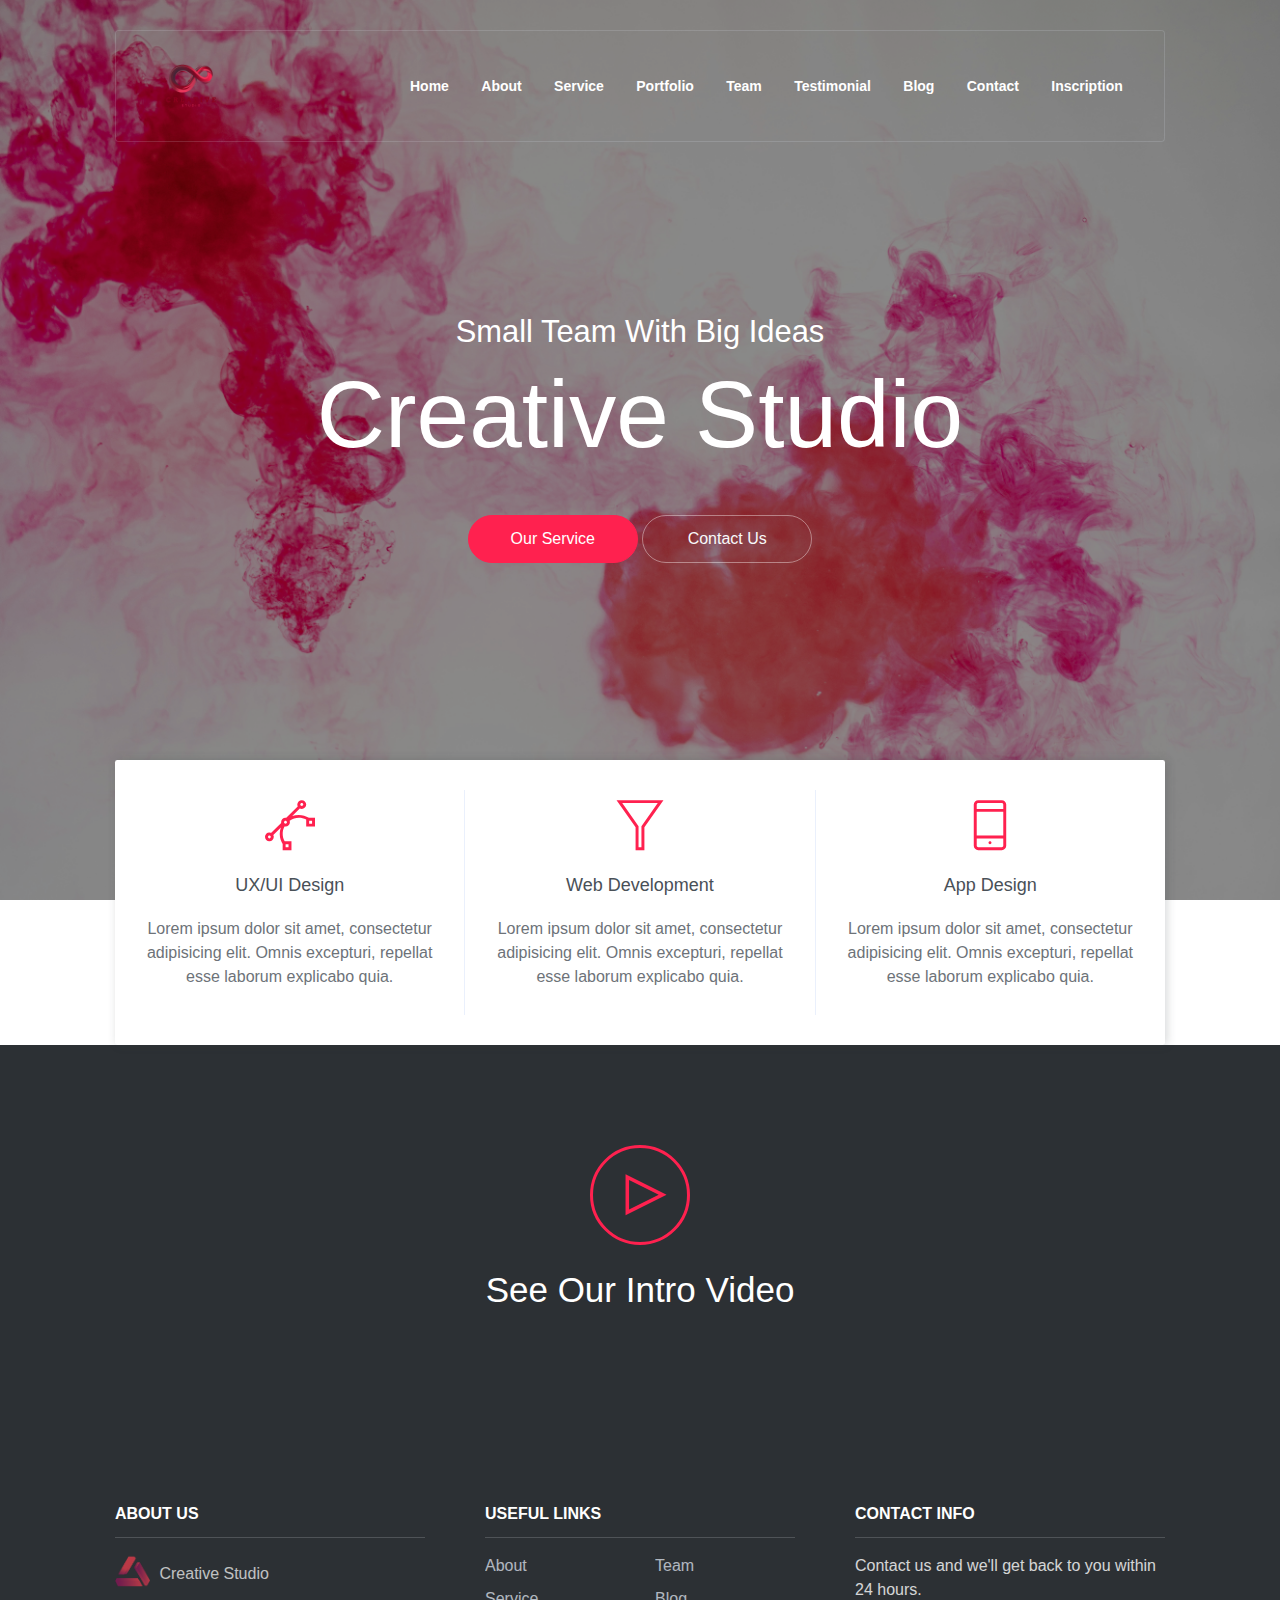
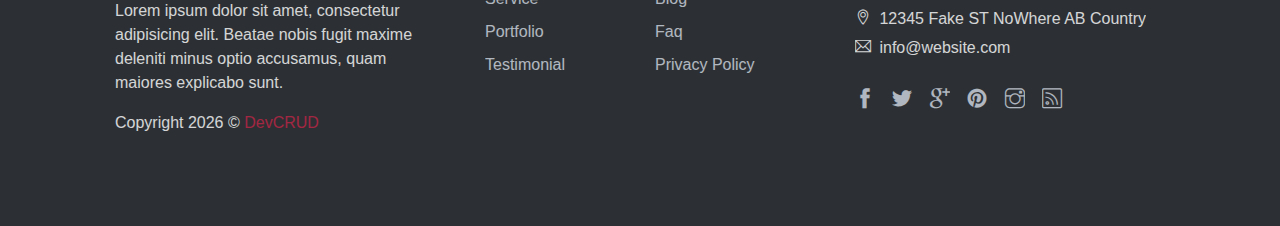
<file: index.html>
<!DOCTYPE html>
<html lang="en">
<head>
	<meta charset="utf-8">
    <meta name="viewport" content="width=device-width, initial-scale=1, shrink-to-fit=no">
    <meta name="description" content="Start your development with Creative Studio landing page.">
    <meta name="author" content="Devcrud">
    <title>Creative Studio | Free Bootstrap 4.3.x template</title>

    <!-- font icons -->
    <link rel="stylesheet" href="assets/vendors/themify-icons/css/themify-icons.css">

    <!-- Bootstrap + Creative Studio main styles -->
	<link rel="stylesheet" href="assets/css/creative-studio.css">

</head>
<body data-spy="scroll" data-target=".navbar" data-offset="40" id="home">
    
    <!-- Page Navigation -->
    <nav class="navbar custom-navbar navbar-expand-lg navbar-dark" data-spy="affix" data-offset-top="20">
        <div class="container">
            <a class="navbar-brand" href="#">
                <img src="assets/imgs/newlogo.png">
            </a>
            <button class="navbar-toggler" type="button" data-toggle="collapse" data-target="#navbarSupportedContent" aria-controls="navbarSupportedContent" aria-expanded="false" aria-label="Toggle navigation">
                <span></span>
            </button>

            <div class="collapse navbar-collapse" id="navbarSupportedContent">
                <ul class="navbar-nav ml-auto">
                    <li class="nav-item">
                        <a class="nav-link" href="index.html">Home</a>
                    </li>
                    <li class="nav-item">
                        <a class="nav-link" href="about.html">About</a>
                    </li>
                    <li class="nav-item">
                        <a class="nav-link" href="service.html">Service</a>
                    </li>
                    <li class="nav-item">
                        <a class="nav-link" href="portfolio.html">Portfolio</a>
                    </li>
                    <li class="nav-item">
                        <a class="nav-link" href="team.html">Team</a>
                    </li>
                    <li class="nav-item">
                        <a class="nav-link" href="testimonial.html">Testimonial</a>
                    </li>
                    <li class="nav-item">
                        <a class="nav-link" href="blog.html">Blog</a>
                    </li>
                    <li class="nav-item">
                        <a class="nav-link" href="contact.html">Contact</a>
                    </li>
                    <li class="nav-item">
                        <a class="nav-link" href="inscription.html">Inscription</a>
                    </li>
                </ul>
            </div>
        </div>
    </nav>
    <!-- End Of Page Navigation -->

    <!-- Page Header -->
    <header class="header">
        <div class="overlay">
            <h6 class="subtitle">Small Team With Big Ideas</h6>
            <h1 class="title">Creative Studio</h1>
            <div class="buttons text-center">
                <a href="service.html" class="btn btn-primary rounded w-lg btn-lg my-1">Our Service</a>
                <a href="contact.html" class="btn btn-outline-light rounded w-lg btn-lg my-1">Contact Us</a>
            </div>              
        </div>      
    </header>
    <!-- End Of Page Header -->

    <!-- Box -->
    <div class="box text-center">
        <div class="box-item">
            <i class="ti-vector"></i>
            <h6 class="box-title">UX/UI Design</h6>
            <p>Lorem ipsum dolor sit amet, consectetur adipisicing elit. Omnis excepturi, repellat esse laborum explicabo quia.</p>
        </div>
        <div class="box-item">
            <i class="ti-filter"></i>
            <h6 class="box-title">Web Development</h6>
            <p>Lorem ipsum dolor sit amet, consectetur adipisicing elit. Omnis excepturi, repellat esse laborum explicabo quia.</p>
        </div>
        <div class="box-item">
            <i class="ti-mobile"></i>
            <h6 class="box-title">App Design</h6>
            <p>Lorem ipsum dolor sit amet, consectetur adipisicing elit. Omnis excepturi, repellat esse laborum explicabo quia.</p>
        </div>
    </div>
    <!-- End of Box -->


    

    <!-- Video Section -->
    <section class="has-bg-img py-lg">
        <div class="container text-center">

            <!-- Button trigger modal -->
            <button type="button" class="btn btn-outline-primary play-control" data-toggle="modal" data-target="#exampleModalCenter">
              <i class="ti-control-play" ></i>
            </button>
            <h6 class="section-title mt-4">See Our Intro Video</h6>

        </div>
    </section>
    <!-- End of Video Section -->

    <!-- Modal -->
    <div class="modal fade" id="exampleModalCenter" tabindex="-1" role="dialog" aria-labelledby="exampleModalCenterTitle" aria-hidden="true">
        <div class="modal-dialog modal-lg modal-dialog-centered" role="document">
            <div class="modal-content">
                <iframe width="100%" height="475" src="https://www.youtube.com/embed/TP4THzsAa3M" frameborder="0" allowfullscreen></iframe>
            </div>
        </div>
    </div>
    <!-- end of modal -->


    <section class="has-bg-img py-0">
        <div class="container">
            <div class="footer">
                <div class="footer-lists">
                    <ul class="list">
                        <li class="list-head">
                            <h6 class="font-weight-bold">ABOUT US</h6>
                        </li>
                        <li class="list-body">
                            <a href="#" class="logo">
                                <img src="assets/imgs/logo.png" alt="Download free bootstrap 4 landing page, free boootstrap 4 templates, Download free bootstrap 4.1 landing page, free boootstrap 4.1.1 templates, Creative studio Landing page">
                                <h6>Creative Studio</h6>
                            </a>
                            <p>Lorem ipsum dolor sit amet, consectetur adipisicing elit. Beatae nobis fugit maxime deleniti minus optio accusamus, quam maiores explicabo sunt.</p> 
                            <p class="mt-3">
                                Copyright <script>document.write(new Date().getFullYear())</script> &copy; <a class="d-inline text-primary" href="http://www.devcrud.com">DevCRUD</a>
                            </p>                   
                        </li>
                    </ul>
                    <ul class="list">
                        <li class="list-head">
                            <h6 class="font-weight-bold">USEFUL LINKS</h6>
                        </li>
                        <li class="list-body">
                            <div class="row">
                                <div class="col">
                                    <a href="#about">About</a>
                                    <a href="#service">Service</a>
                                    <a href="#portfolio">Portfolio</a>
                                    <a href="#testmonail">Testimonial</a>
                                </div>
                                <div class="col">
                                    <a href="#team">Team</a>
                                    <a href="#blog">Blog</a>
                                    <a href="#">Faq</a>
                                    <a href="#">Privacy Policy</a>                  
                                </div>
                            </div>
                        </li>
                    </ul>
                    <ul class="list">
                        <li class="list-head">
                            <h6 class="font-weight-bold">CONTACT INFO</h6>
                        </li>
                        <li class="list-body">
                            <p>Contact us and we'll get back to you within 24 hours.</p>
                            <p><i class="ti-location-pin"></i> 12345 Fake ST NoWhere AB Country</p>
                            <p><i class="ti-email"></i>  info@website.com</p>
                            <div class="social-links">
                                <a href="javascript:void(0)" class="link"><i class="ti-facebook"></i></a>
                                <a href="javascript:void(0)" class="link"><i class="ti-twitter-alt"></i></a>
                                <a href="javascript:void(0)" class="link"><i class="ti-google"></i></a>
                                <a href="javascript:void(0)" class="link"><i class="ti-pinterest-alt"></i></a>
                                <a href="javascript:void(0)" class="link"><i class="ti-instagram"></i></a>
                                <a href="javascript:void(0)" class="link"><i class="ti-rss"></i></a>
                            </div>
                        </li>
                    </ul>
                </div>
            </div>    
        </div>
    </section>

    <!-- core  -->
    <script src="assets/vendors/jquery/jquery-3.4.1.js"></script>
    <script src="assets/vendors/bootstrap/bootstrap.bundle.js"></script>

    <!-- bootstrap affix -->
    <script src="assets/vendors/bootstrap/bootstrap.affix.js"></script>

    <!-- Creative Studio js -->
    <script src="assets/js/creative-studio.js"></script>

</body>
</html>
</file>
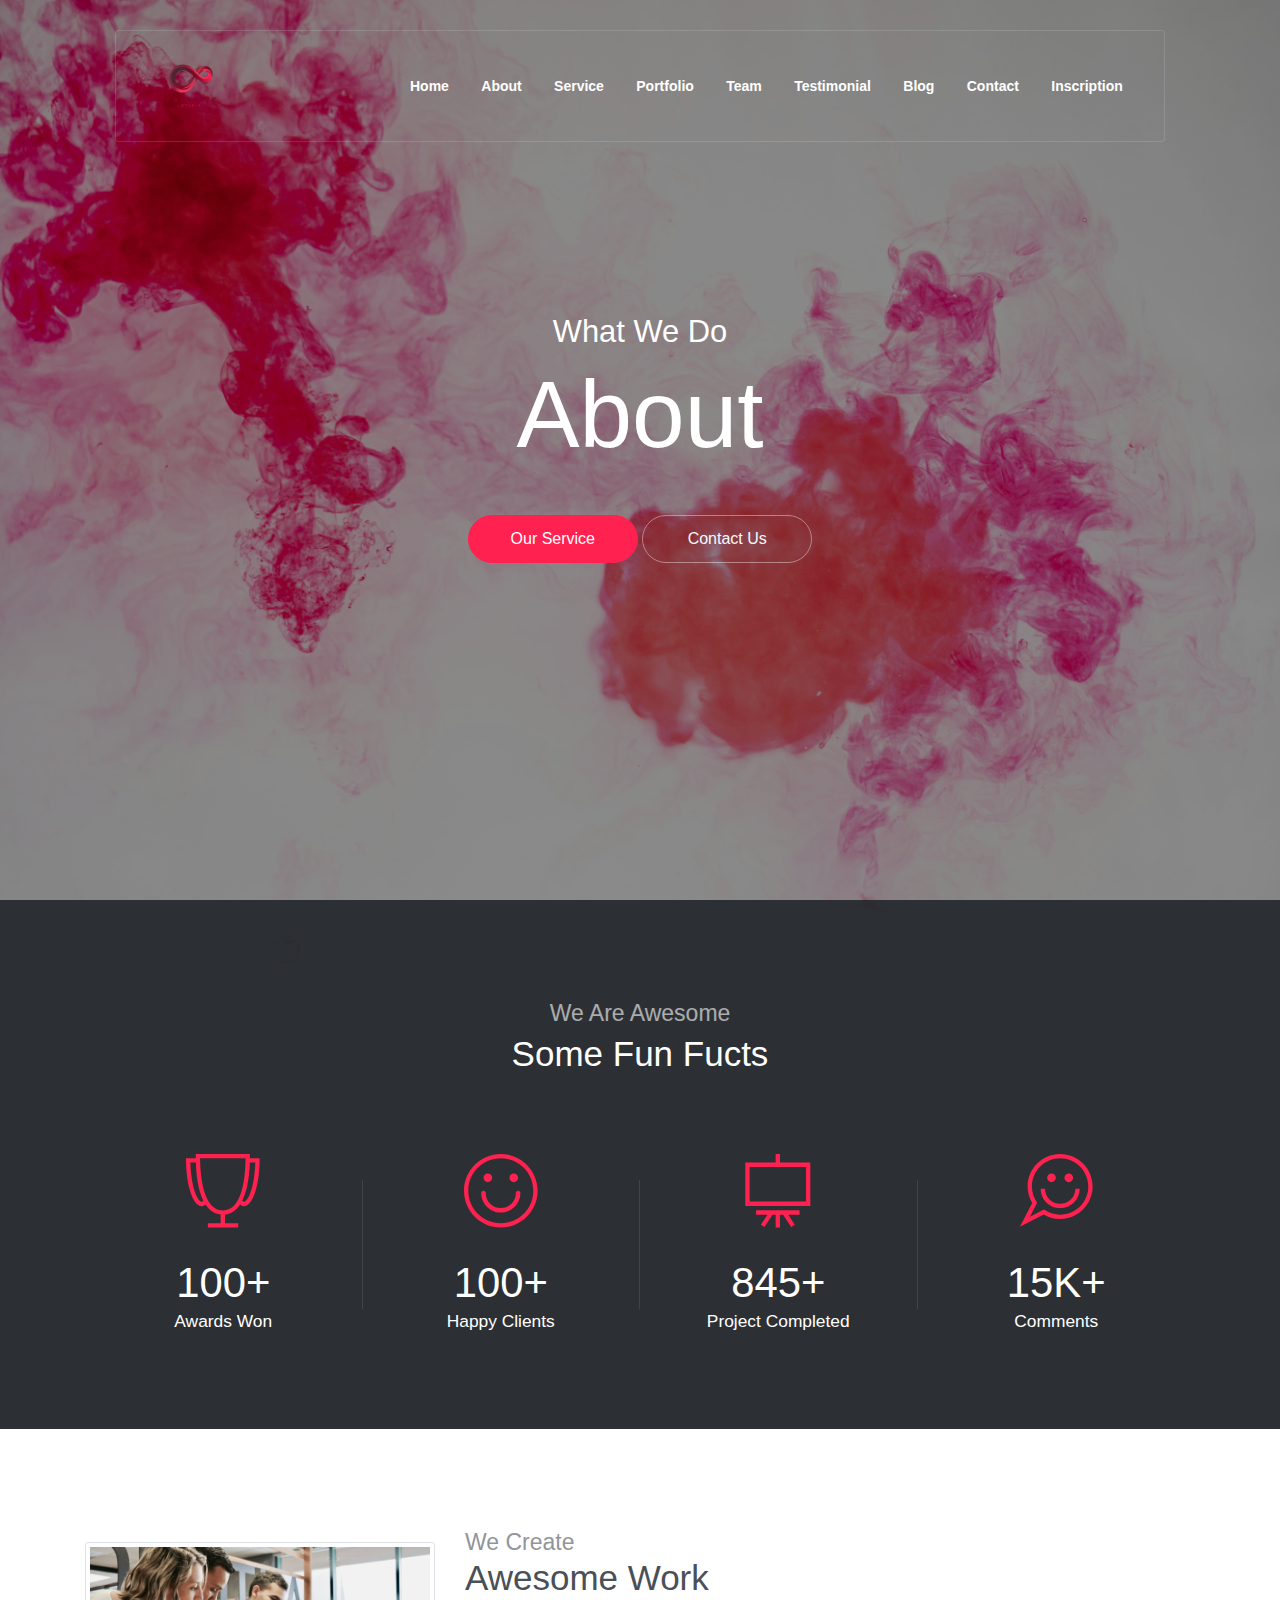
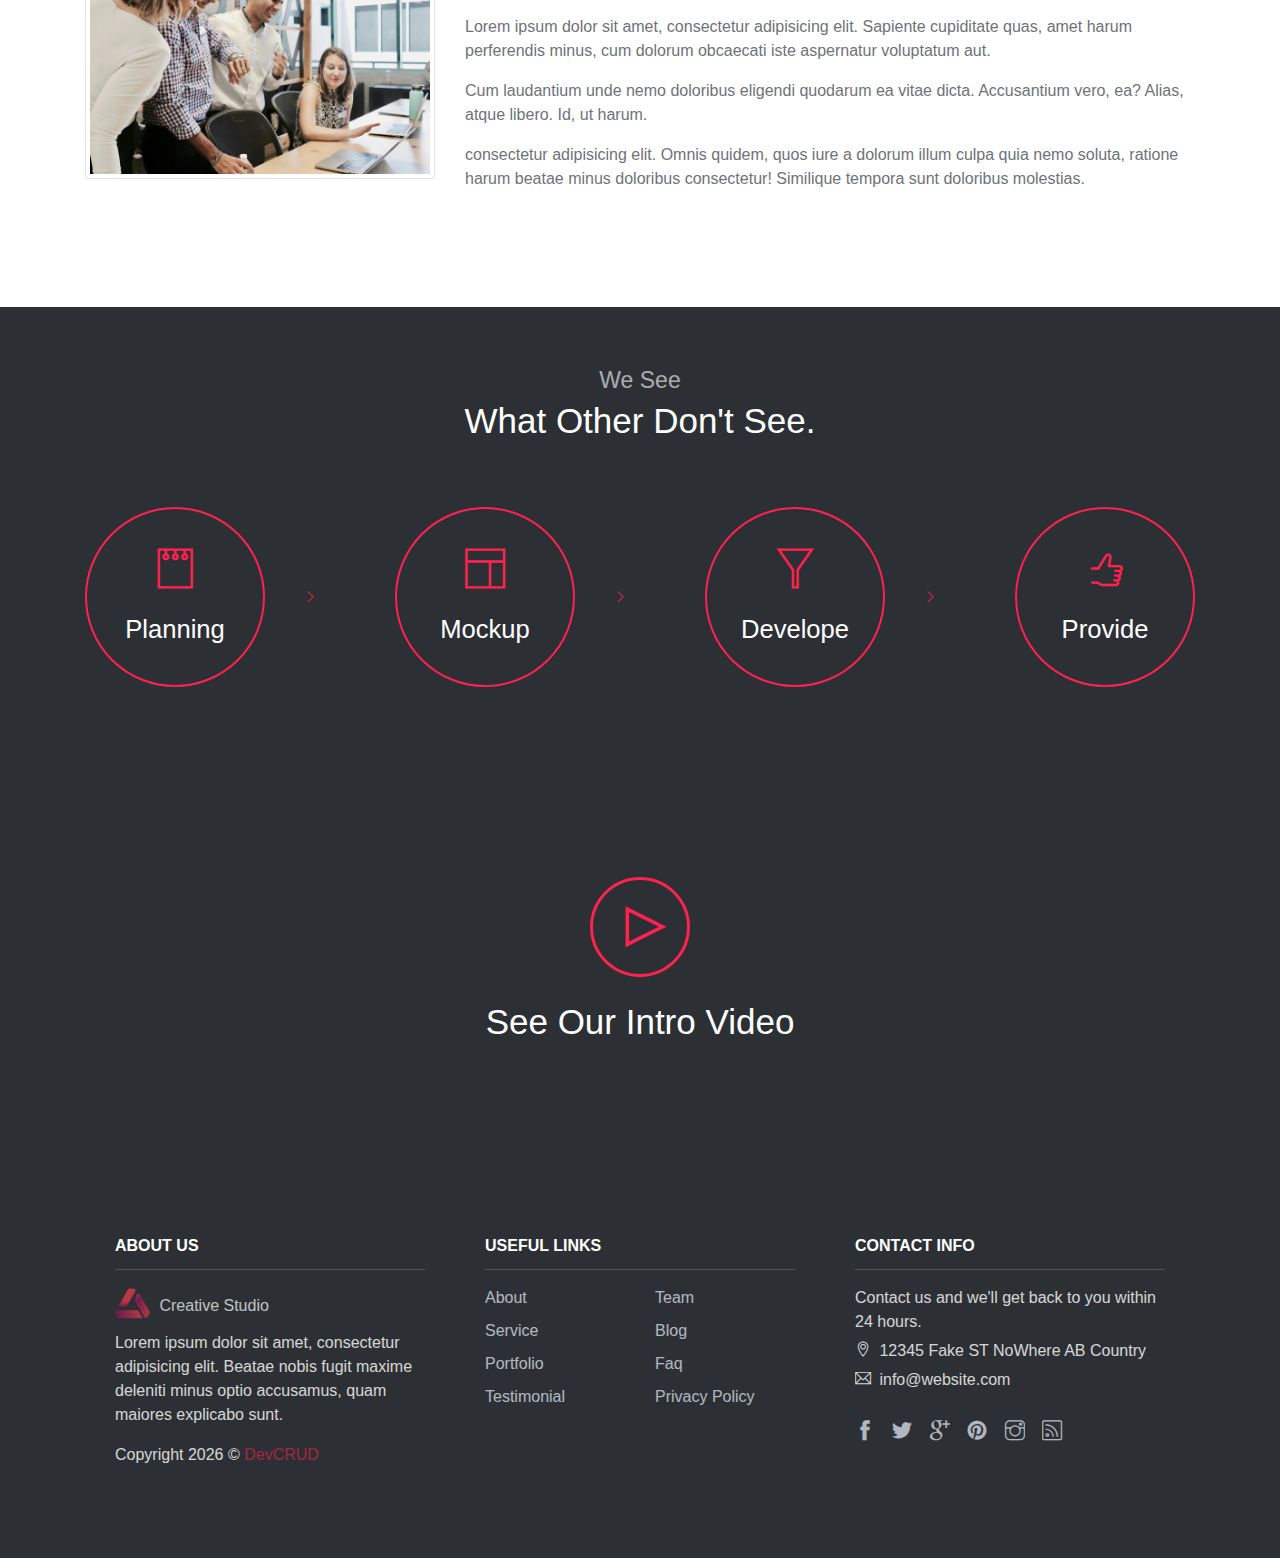
<file: about.html>
<!DOCTYPE html>
<html lang="en">
<head>
	<meta charset="utf-8">
    <meta name="viewport" content="width=device-width, initial-scale=1, shrink-to-fit=no">
    <meta name="description" content="Start your development with Creative Studio landing page.">
    <meta name="author" content="Devcrud">
    <title>Creative Studio | Free Bootstrap 4.3.x template</title>

    <!-- font icons -->
    <link rel="stylesheet" href="assets/vendors/themify-icons/css/themify-icons.css">

    <!-- Bootstrap + Creative Studio main styles -->
	<link rel="stylesheet" href="assets/css/creative-studio.css">

    <!-- Link du fichier css pour styler les pages du site web -->
    <link rel="stylesheet" href="assets/css/inscriptionstyle.css"> 

</head>
<body data-spy="scroll" data-target=".navbar" data-offset="40" id="home" class="about-img">

    <!-- Page Navigation -->
    <nav class="navbar custom-navbar navbar-expand-lg navbar-dark" data-spy="affix" data-offset-top="20">
        <div class="container">
            <a class="navbar-brand" href="#">
                <img src="assets/imgs/newlogo.png">
            </a>
            <button class="navbar-toggler" type="button" data-toggle="collapse" data-target="#navbarSupportedContent" aria-controls="navbarSupportedContent" aria-expanded="false" aria-label="Toggle navigation">
                <span></span>
            </button>

            <div class="collapse navbar-collapse" id="navbarSupportedContent">
                <ul class="navbar-nav ml-auto">
                    <li class="nav-item">
                        <a class="nav-link" href="index.html">Home</a>
                    </li>
                    <li class="nav-item">
                        <a class="nav-link" href="about.html">About</a>
                    </li>
                    <li class="nav-item">
                        <a class="nav-link" href="service.html">Service</a>
                    </li>
                    <li class="nav-item">
                        <a class="nav-link" href="portfolio.html">Portfolio</a>
                    </li>
                    <li class="nav-item">
                        <a class="nav-link" href="team.html">Team</a>
                    </li>
                    <li class="nav-item">
                        <a class="nav-link" href="testimonial.html">Testimonial</a>
                    </li>
                    <li class="nav-item">
                        <a class="nav-link" href="blog.html">Blog</a>
                    </li>
                    <li class="nav-item">
                        <a class="nav-link" href="contact.html">Contact</a>
                    </li>
                    <li class="nav-item">
                        <a class="nav-link" href="inscription.html">Inscription</a>
                    </li>
                </ul>
            </div>
        </div>
    </nav>
    <!-- End Of Page Navigation -->

     <!-- Page Header -->
     <header class="header">
        <div class="overlay">
            <h6 class="subtitle">What We Do</h6>
            <h1 class="title">About</h1>
            <div class="buttons text-center">
                <a href="service.html" class="btn btn-primary rounded w-lg btn-lg my-1">Our Service</a>
                <a href="contact.html" class="btn btn-outline-light rounded w-lg btn-lg my-1">Contact Us</a>
            </div>              
        </div>      
    </header>
    <!-- End Of Page Header -->

    
    <section class="has-bg-img bg-img-2">
        <div class="container text-center">
            <h6 class="section-subtitle">We Are Awesome</h6>
            <h6 class="section-title mb-6">Some Fun Fucts</h6>
                <div class="widget-2">
                    <div class="widget-item">
                        <i class="ti-cup"></i>
                        <h6 class="title">100+</h6>
                        <div class="subtitle">Awards Won</div>
                    </div>
                    <div class="widget-item">
                        <i class="ti-face-smile"></i>
                        <h6 class="title">100+</h6>
                        <div class="subtitle">Happy Clients</div>
                    </div>
                    <div class="widget-item">
                        <i class="ti-blackboard"></i>
                        <h6 class="title">845+</h6>
                        <div class="subtitle">Project Completed</div>
                    </div>
                    <div class="widget-item">
                        <i class="ti-comments-smiley"></i>
                        <h6 class="title">15K+</h6>
                        <div class="subtitle">Comments</div>
                    </div>
                </div>
        </div>
    </section>
    
    <section id="about">
    <div class="container">
        <div class="row align-items-center">
            <div class="col-md-5 col-lg-4">
                <img src="assets/imgs/picture 2.jpg" alt="Download free bootstrap 4 landing page, free boootstrap 4 templates, Download free bootstrap 4.1 landing page, free boootstrap 4.1.1 templates, Creative studio Landing page" class="w-100 img-thumbnail mb-3">
            </div>
            <div class="col-md-7 col-lg-8">
                <h6 class="section-subtitle mb-0">We Create</h6>
                <h6 class="section-title mb-3">Awesome Work</h6>
                <p>Lorem ipsum dolor sit amet, consectetur adipisicing elit. Sapiente cupiditate quas, amet harum perferendis minus, cum dolorum obcaecati iste aspernatur voluptatum aut.</p>
                <p>Cum laudantium unde nemo doloribus eligendi quodarum ea vitae dicta. Accusantium vero, ea? Alias, atque libero. Id, ut harum. </p>
                <p>consectetur adipisicing elit. Omnis quidem, quos iure a dolorum illum culpa quia nemo soluta, ratione harum beatae minus doloribus consectetur! Similique tempora sunt doloribus molestias.</p>
            </div>
        </div>
    </div>
</section>

<section class="has-bg-img py-md">
    <div class="container text-center">
        <h6 class="section-subtitle">We See</h6>
        <h6 class="section-title mb-6">What Other Don't See.</h6>
        <div class="widget mb-4">
            <div class="widget-item">
                <i class="ti-notepad"></i>
                <h4>Planning</h4>
            </div>
            <div class="widget-item">
                <i class="ti-layout"></i>
                <h4>Mockup</h4>
            </div>
            <div class="widget-item">
                <i class="ti-filter"></i>
                <h4>Develope</h4>
            </div>
            <div class="widget-item">
                <i class="ti-thumb-up"></i>
                <h4>Provide</h4>
            </div>
        </div>
    </div>
</section>

<!-- Video Section -->
<section class="has-bg-img py-lg">
    <div class="container text-center">

        <!-- Button trigger modal -->
        <button type="button" class="btn btn-outline-primary play-control" data-toggle="modal" data-target="#exampleModalCenter">
          <i class="ti-control-play" ></i>
        </button>
        <h6 class="section-title mt-4">See Our Intro Video</h6>

    </div>
</section>
<!-- End of Video Section -->

<!-- Modal -->
<div class="modal fade" id="exampleModalCenter" tabindex="-1" role="dialog" aria-labelledby="exampleModalCenterTitle" aria-hidden="true">
    <div class="modal-dialog modal-lg modal-dialog-centered" role="document">
        <div class="modal-content">
            <iframe width="100%" height="475" src="https://www.youtube.com/embed/TP4THzsAa3M" frameborder="0" allowfullscreen></iframe>
        </div>
    </div>
</div>
<!-- end of modal -->

<section class="has-bg-img py-0">
    <div class="container">
        <div class="footer">
            <div class="footer-lists">
                <ul class="list">
                    <li class="list-head">
                        <h6 class="font-weight-bold">ABOUT US</h6>
                    </li>
                    <li class="list-body">
                        <a href="#" class="logo">
                            <img src="assets/imgs/logo.png" alt="Download free bootstrap 4 landing page, free boootstrap 4 templates, Download free bootstrap 4.1 landing page, free boootstrap 4.1.1 templates, Creative studio Landing page">
                            <h6>Creative Studio</h6>
                        </a>
                        <p>Lorem ipsum dolor sit amet, consectetur adipisicing elit. Beatae nobis fugit maxime deleniti minus optio accusamus, quam maiores explicabo sunt.</p> 
                        <p class="mt-3">
                            Copyright <script>document.write(new Date().getFullYear())</script> &copy; <a class="d-inline text-primary" href="http://www.devcrud.com">DevCRUD</a>
                        </p>                   
                    </li>
                </ul>
                <ul class="list">
                    <li class="list-head">
                        <h6 class="font-weight-bold">USEFUL LINKS</h6>
                    </li>
                    <li class="list-body">
                        <div class="row">
                            <div class="col">
                                <a href="#about">About</a>
                                <a href="#service">Service</a>
                                <a href="#portfolio">Portfolio</a>
                                <a href="#testmonail">Testimonial</a>
                            </div>
                            <div class="col">
                                <a href="#team">Team</a>
                                <a href="#blog">Blog</a>
                                <a href="#">Faq</a>
                                <a href="#">Privacy Policy</a>                  
                            </div>
                        </div>
                    </li>
                </ul>
                <ul class="list">
                    <li class="list-head">
                        <h6 class="font-weight-bold">CONTACT INFO</h6>
                    </li>
                    <li class="list-body">
                        <p>Contact us and we'll get back to you within 24 hours.</p>
                        <p><i class="ti-location-pin"></i> 12345 Fake ST NoWhere AB Country</p>
                        <p><i class="ti-email"></i>  info@website.com</p>
                        <div class="social-links">
                            <a href="javascript:void(0)" class="link"><i class="ti-facebook"></i></a>
                            <a href="javascript:void(0)" class="link"><i class="ti-twitter-alt"></i></a>
                            <a href="javascript:void(0)" class="link"><i class="ti-google"></i></a>
                            <a href="javascript:void(0)" class="link"><i class="ti-pinterest-alt"></i></a>
                            <a href="javascript:void(0)" class="link"><i class="ti-instagram"></i></a>
                            <a href="javascript:void(0)" class="link"><i class="ti-rss"></i></a>
                        </div>
                    </li>
                </ul>
            </div>
        </div>    
    </div>
</section>


    <!-- core  -->
    <script src="assets/vendors/jquery/jquery-3.4.1.js"></script>
    <script src="assets/vendors/bootstrap/bootstrap.bundle.js"></script>

    <!-- bootstrap affix -->
    <script src="assets/vendors/bootstrap/bootstrap.affix.js"></script>

    <!-- Creative Studio js -->
    <script src="assets/js/creative-studio.js"></script>

</body>
</html>
</file>
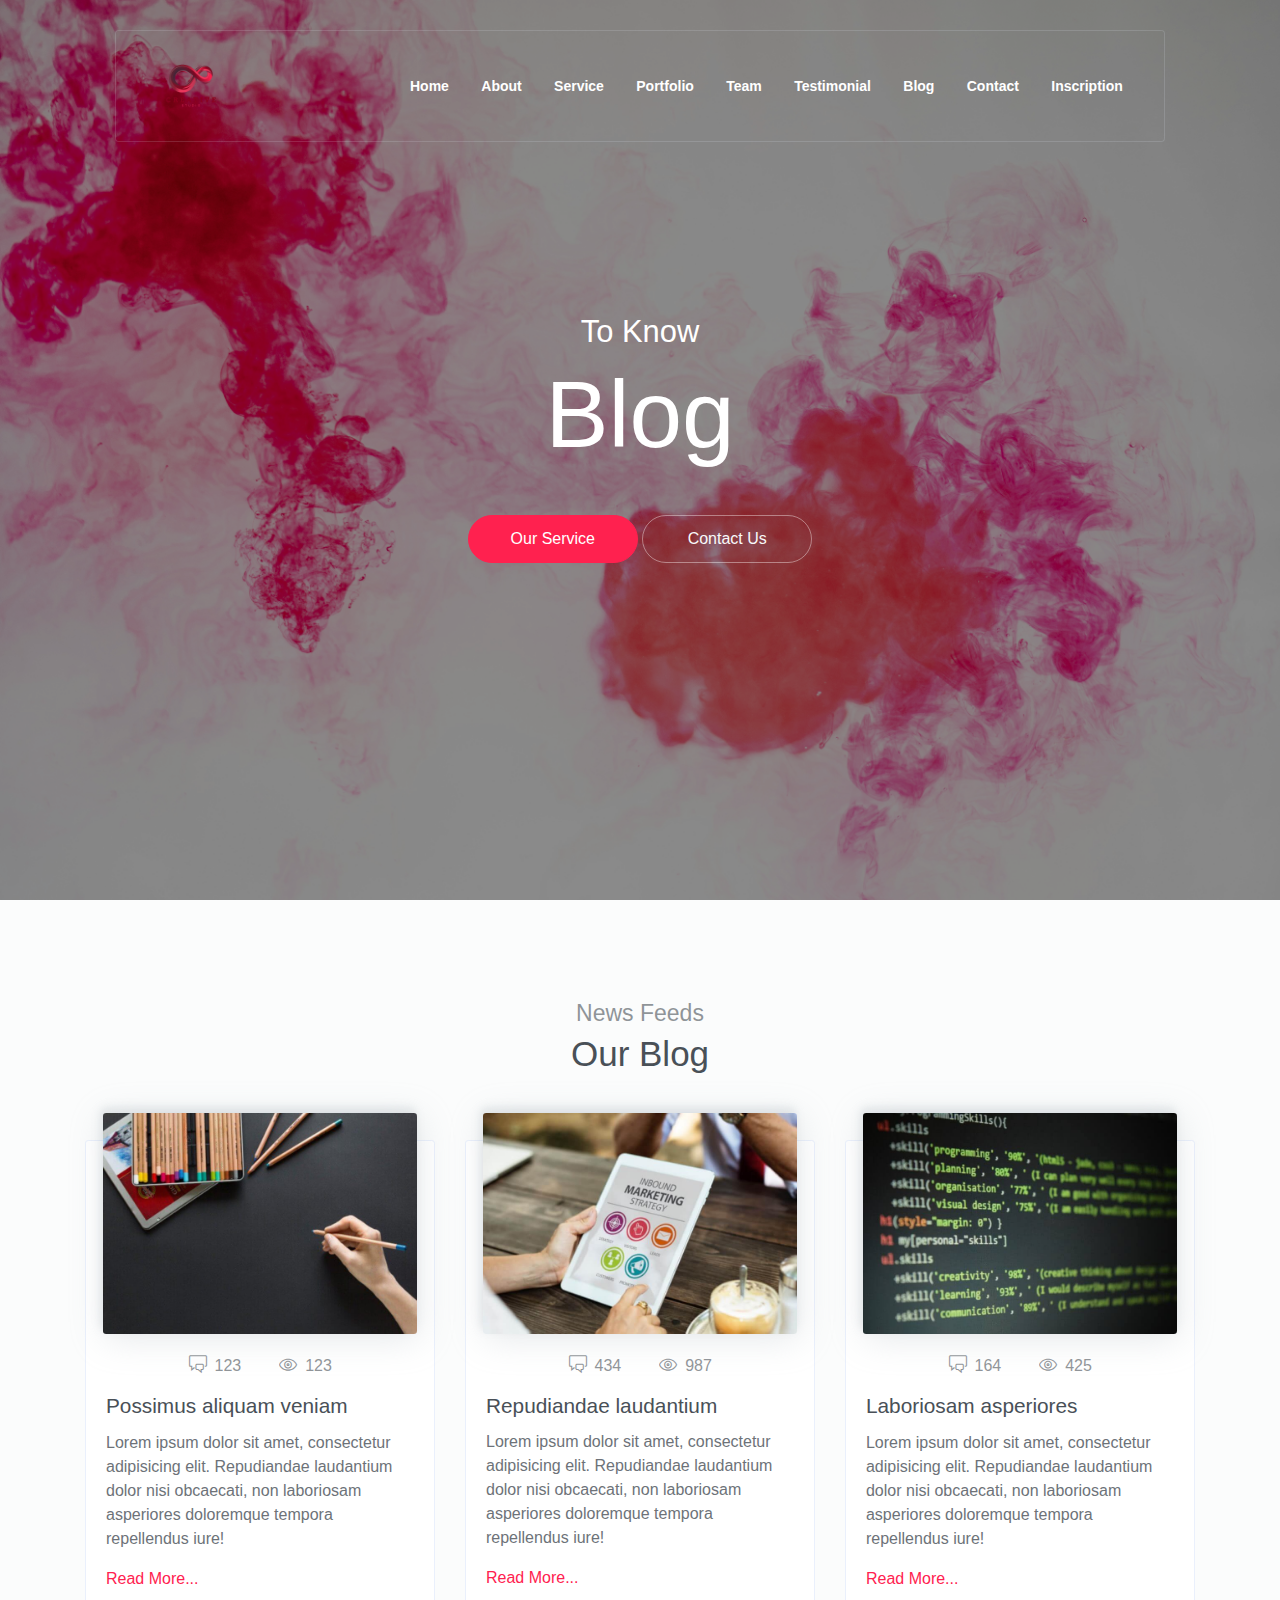
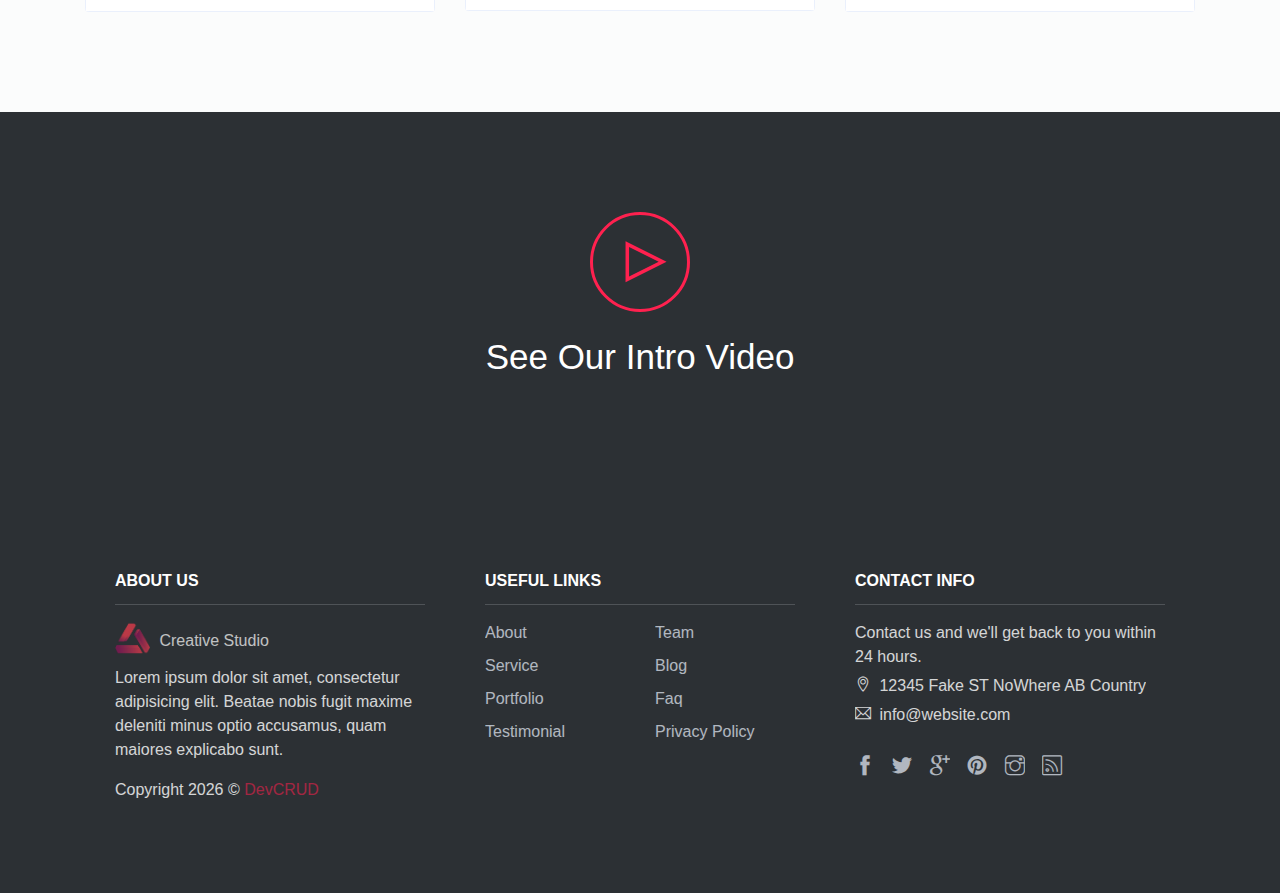
<file: blog.html>
<!DOCTYPE html>
<html lang="en">
<head>
	<meta charset="utf-8">
    <meta name="viewport" content="width=device-width, initial-scale=1, shrink-to-fit=no">
    <meta name="description" content="Start your development with Creative Studio landing page.">
    <meta name="author" content="Devcrud">
    <title>Creative Studio | Free Bootstrap 4.3.x template</title>

    <!-- font icons -->
    <link rel="stylesheet" href="assets/vendors/themify-icons/css/themify-icons.css">

    <!-- Bootstrap + Creative Studio main styles -->
	<link rel="stylesheet" href="assets/css/creative-studio.css">

</head>
<body data-spy="scroll" data-target=".navbar" data-offset="40" id="home" class="blog-img">

    <!-- Page Navigation -->
    <nav class="navbar custom-navbar navbar-expand-lg navbar-dark" data-spy="affix" data-offset-top="20">
        <div class="container">
            <a class="navbar-brand" href="#">
                <img src="assets/imgs/newlogo.png">
            </a>
            <button class="navbar-toggler" type="button" data-toggle="collapse" data-target="#navbarSupportedContent" aria-controls="navbarSupportedContent" aria-expanded="false" aria-label="Toggle navigation">
                <span></span>
            </button>

            <div class="collapse navbar-collapse" id="navbarSupportedContent">
                <ul class="navbar-nav ml-auto">
                    <li class="nav-item">
                        <a class="nav-link" href="index.html">Home</a>
                    </li>
                    <li class="nav-item">
                        <a class="nav-link" href="about.html">About</a>
                    </li>
                    <li class="nav-item">
                        <a class="nav-link" href="service.html">Service</a>
                    </li>
                    <li class="nav-item">
                        <a class="nav-link" href="portfolio.html">Portfolio</a>
                    </li>
                    <li class="nav-item">
                        <a class="nav-link" href="team.html">Team</a>
                    </li>
                    <li class="nav-item">
                        <a class="nav-link" href="testimonial.html">Testimonial</a>
                    </li>
                    <li class="nav-item">
                        <a class="nav-link" href="blog.html">Blog</a>
                    </li>
                    <li class="nav-item">
                        <a class="nav-link" href="contact.html">Contact</a>
                    </li>
                    <li class="nav-item">
                        <a class="nav-link" href="inscription.html">Inscription</a>
                    </li>
                </ul>
            </div>
        </div>
    </nav>
    <!-- End Of Page Navigation -->

    
    <!-- Page Header -->
    <header class="header">
        <div class="overlay">
            <h6 class="subtitle">To Know</h6>
            <h1 class="title">Blog</h1>
            <div class="buttons text-center">
                <a href="service.html" class="btn btn-primary rounded w-lg btn-lg my-1">Our Service</a>
                <a href="contact.html" class="btn btn-outline-light rounded w-lg btn-lg my-1">Contact Us</a>
            </div>              
        </div>      
    </header>
    <!-- End Of Page Header -->

<section id="blog">
    <div class="container">
        <h6 class="section-subtitle text-center">News Feeds</h6>
        <h6 class="section-title mb-6 text-center">Our Blog</h6>

        <div class="row">
            <div class="col-md-4">
                <div class="card blog-post my-4 my-sm-5 my-md-0">
                    <img src="assets/imgs/blog-1.jpg" alt="Download free bootstrap 4 landing page, free boootstrap 4 templates, Download free bootstrap 4.1 landing page, free boootstrap 4.1.1 templates, Creative studio Landing page">
                    <div class="card-body">
                        <div class="details mb-3">
                            <a href="javascript:void(0)"><i class="ti-comments"></i> 123</a>
                            <a href="javascript:void(0)"><i class="ti-eye"></i> 123</a>
                        </div>
                        <h5 class="card-title">Possimus aliquam veniam</h5>
                        <p>Lorem ipsum dolor sit amet, consectetur adipisicing elit. Repudiandae laudantium dolor nisi obcaecati, non laboriosam asperiores doloremque tempora repellendus iure!</p>
                        <a href="javascript:void(0)" class="d-block mt-3">Read More...</a>
                    </div>
                </div>
            </div>
            <div class="col-md-4">
                <div class="card blog-post my-4 my-sm-5 my-md-0">
                    <img src="assets/imgs/blog-2.jpg" alt="Download free bootstrap 4 landing page, free boootstrap 4 templates, Download free bootstrap 4.1 landing page, free boootstrap 4.1.1 templates, Creative studio Landing page">
                    <div class="card-body">
                        <div class="details mb-3">
                            <a href="javascript:void(0)"><i class="ti-comments"></i> 434</a>
                            <a href="javascript:void(0)"><i class="ti-eye"></i> 987</a>
                        </div>
                        <h5 class="card-title">Repudiandae laudantium</h5>
                        <p>Lorem ipsum dolor sit amet, consectetur adipisicing elit. Repudiandae laudantium dolor nisi obcaecati, non laboriosam asperiores doloremque tempora repellendus iure!</p>
                        <a href="javascript:void(0)" class="d-block mt-3">Read More...</a>
                    </div>
                </div>
            </div>
            <div class="col-md-4">
                <div class="card blog-post my-4 my-sm-5 my-md-0">
                    <img src="assets/imgs/blog-3.jpg" alt="Download free bootstrap 4 landing page, free boootstrap 4 templates, Download free bootstrap 4.1 landing page, free boootstrap 4.1.1 templates, Creative studio Landing page">
                    <div class="card-body">
                        <div class="details mb-3">
                            <a href="javascript:void(0)"><i class="ti-comments"></i> 164</a>
                            <a href="javascript:void(0)"><i class="ti-eye"></i> 425</a>
                        </div>
                        <h5 class="card-title">Laboriosam asperiores</h5>
                        <p>Lorem ipsum dolor sit amet, consectetur adipisicing elit. Repudiandae laudantium dolor nisi obcaecati, non laboriosam asperiores doloremque tempora repellendus iure!</p>
                        <a href="javascript:void(0)" class="d-block mt-3">Read More...</a>
                    </div>
                </div>
            </div>
        </div>
    </div>
</section>

<!-- Video Section -->
<section class="has-bg-img py-lg">
    <div class="container text-center">

        <!-- Button trigger modal -->
        <button type="button" class="btn btn-outline-primary play-control" data-toggle="modal" data-target="#exampleModalCenter">
          <i class="ti-control-play" ></i>
        </button>
        <h6 class="section-title mt-4">See Our Intro Video</h6>

    </div>
</section>
<!-- End of Video Section -->

<!-- Modal -->
<div class="modal fade" id="exampleModalCenter" tabindex="-1" role="dialog" aria-labelledby="exampleModalCenterTitle" aria-hidden="true">
    <div class="modal-dialog modal-lg modal-dialog-centered" role="document">
        <div class="modal-content">
            <iframe width="100%" height="475" src="https://www.youtube.com/embed/TP4THzsAa3M" frameborder="0" allowfullscreen></iframe>
        </div>
    </div>
</div>
<!-- end of modal -->

<section class="has-bg-img py-0">
    <div class="container">
        <div class="footer">
            <div class="footer-lists">
                <ul class="list">
                    <li class="list-head">
                        <h6 class="font-weight-bold">ABOUT US</h6>
                    </li>
                    <li class="list-body">
                        <a href="#" class="logo">
                            <img src="assets/imgs/logo.png" alt="Download free bootstrap 4 landing page, free boootstrap 4 templates, Download free bootstrap 4.1 landing page, free boootstrap 4.1.1 templates, Creative studio Landing page">
                            <h6>Creative Studio</h6>
                        </a>
                        <p>Lorem ipsum dolor sit amet, consectetur adipisicing elit. Beatae nobis fugit maxime deleniti minus optio accusamus, quam maiores explicabo sunt.</p> 
                        <p class="mt-3">
                            Copyright <script>document.write(new Date().getFullYear())</script> &copy; <a class="d-inline text-primary" href="http://www.devcrud.com">DevCRUD</a>
                        </p>                   
                    </li>
                </ul>
                <ul class="list">
                    <li class="list-head">
                        <h6 class="font-weight-bold">USEFUL LINKS</h6>
                    </li>
                    <li class="list-body">
                        <div class="row">
                            <div class="col">
                                <a href="#about">About</a>
                                <a href="#service">Service</a>
                                <a href="#portfolio">Portfolio</a>
                                <a href="#testmonail">Testimonial</a>
                            </div>
                            <div class="col">
                                <a href="#team">Team</a>
                                <a href="#blog">Blog</a>
                                <a href="#">Faq</a>
                                <a href="#">Privacy Policy</a>                  
                            </div>
                        </div>
                    </li>
                </ul>
                <ul class="list">
                    <li class="list-head">
                        <h6 class="font-weight-bold">CONTACT INFO</h6>
                    </li>
                    <li class="list-body">
                        <p>Contact us and we'll get back to you within 24 hours.</p>
                        <p><i class="ti-location-pin"></i> 12345 Fake ST NoWhere AB Country</p>
                        <p><i class="ti-email"></i>  info@website.com</p>
                        <div class="social-links">
                            <a href="javascript:void(0)" class="link"><i class="ti-facebook"></i></a>
                            <a href="javascript:void(0)" class="link"><i class="ti-twitter-alt"></i></a>
                            <a href="javascript:void(0)" class="link"><i class="ti-google"></i></a>
                            <a href="javascript:void(0)" class="link"><i class="ti-pinterest-alt"></i></a>
                            <a href="javascript:void(0)" class="link"><i class="ti-instagram"></i></a>
                            <a href="javascript:void(0)" class="link"><i class="ti-rss"></i></a>
                        </div>
                    </li>
                </ul>
            </div>
        </div>    
    </div>
</section>

<!-- core  -->
<script src="assets/vendors/jquery/jquery-3.4.1.js"></script>
<script src="assets/vendors/bootstrap/bootstrap.bundle.js"></script>

<!-- bootstrap affix -->
<script src="assets/vendors/bootstrap/bootstrap.affix.js"></script>

<!-- Creative Studio js -->
<script src="assets/js/creative-studio.js"></script>

</body>
</html>
</file>
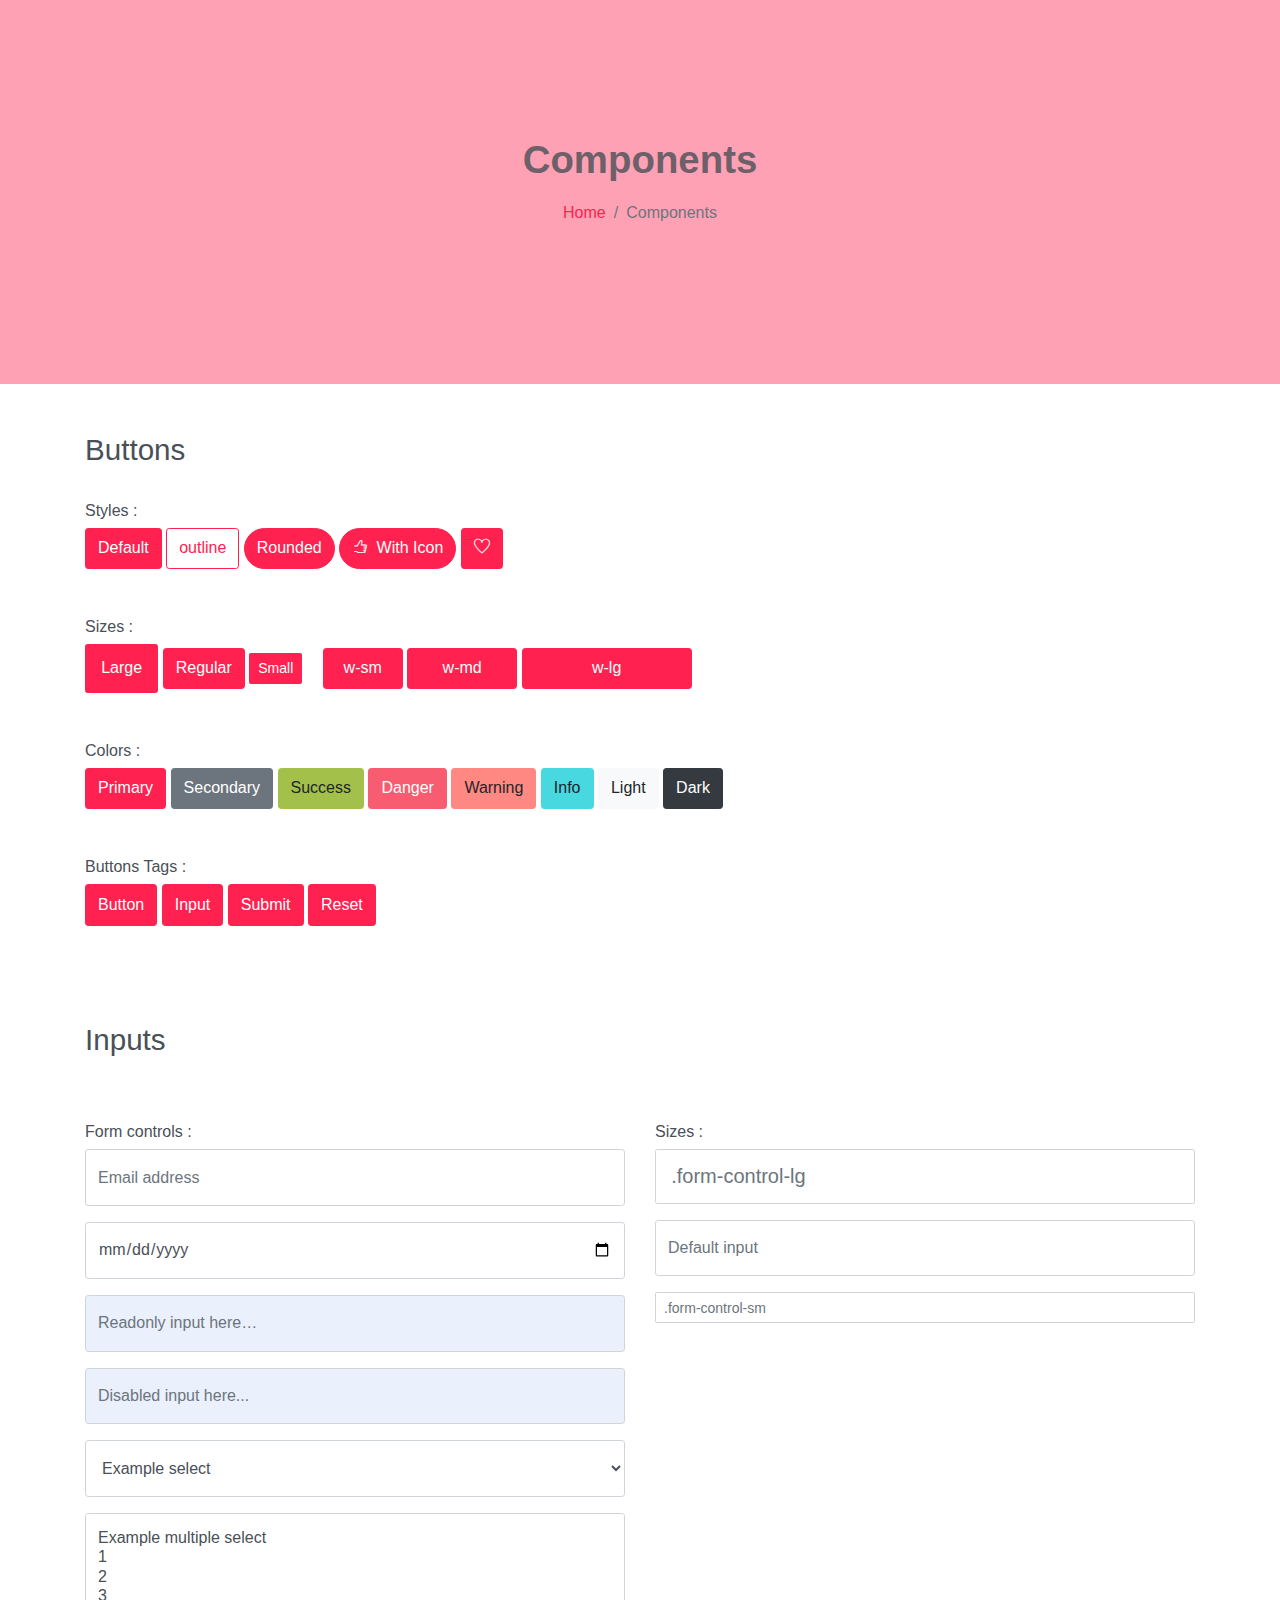
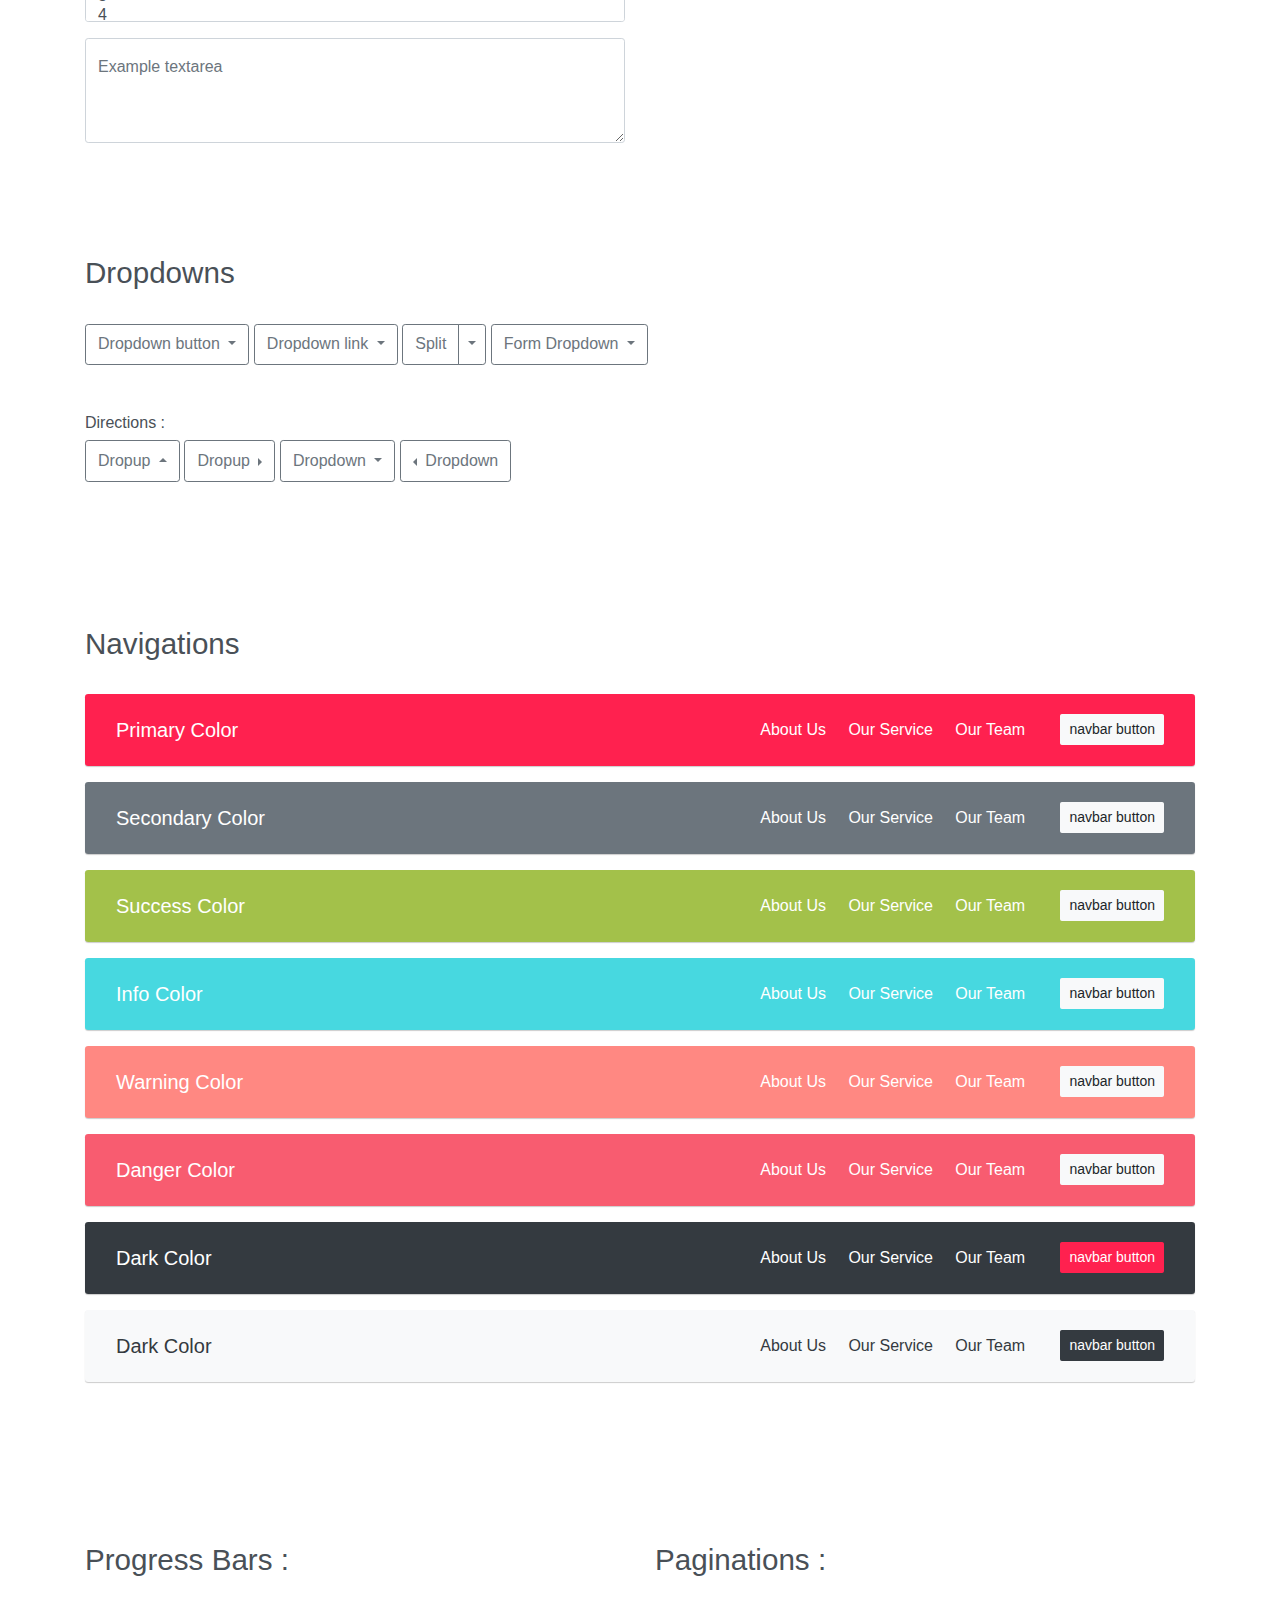
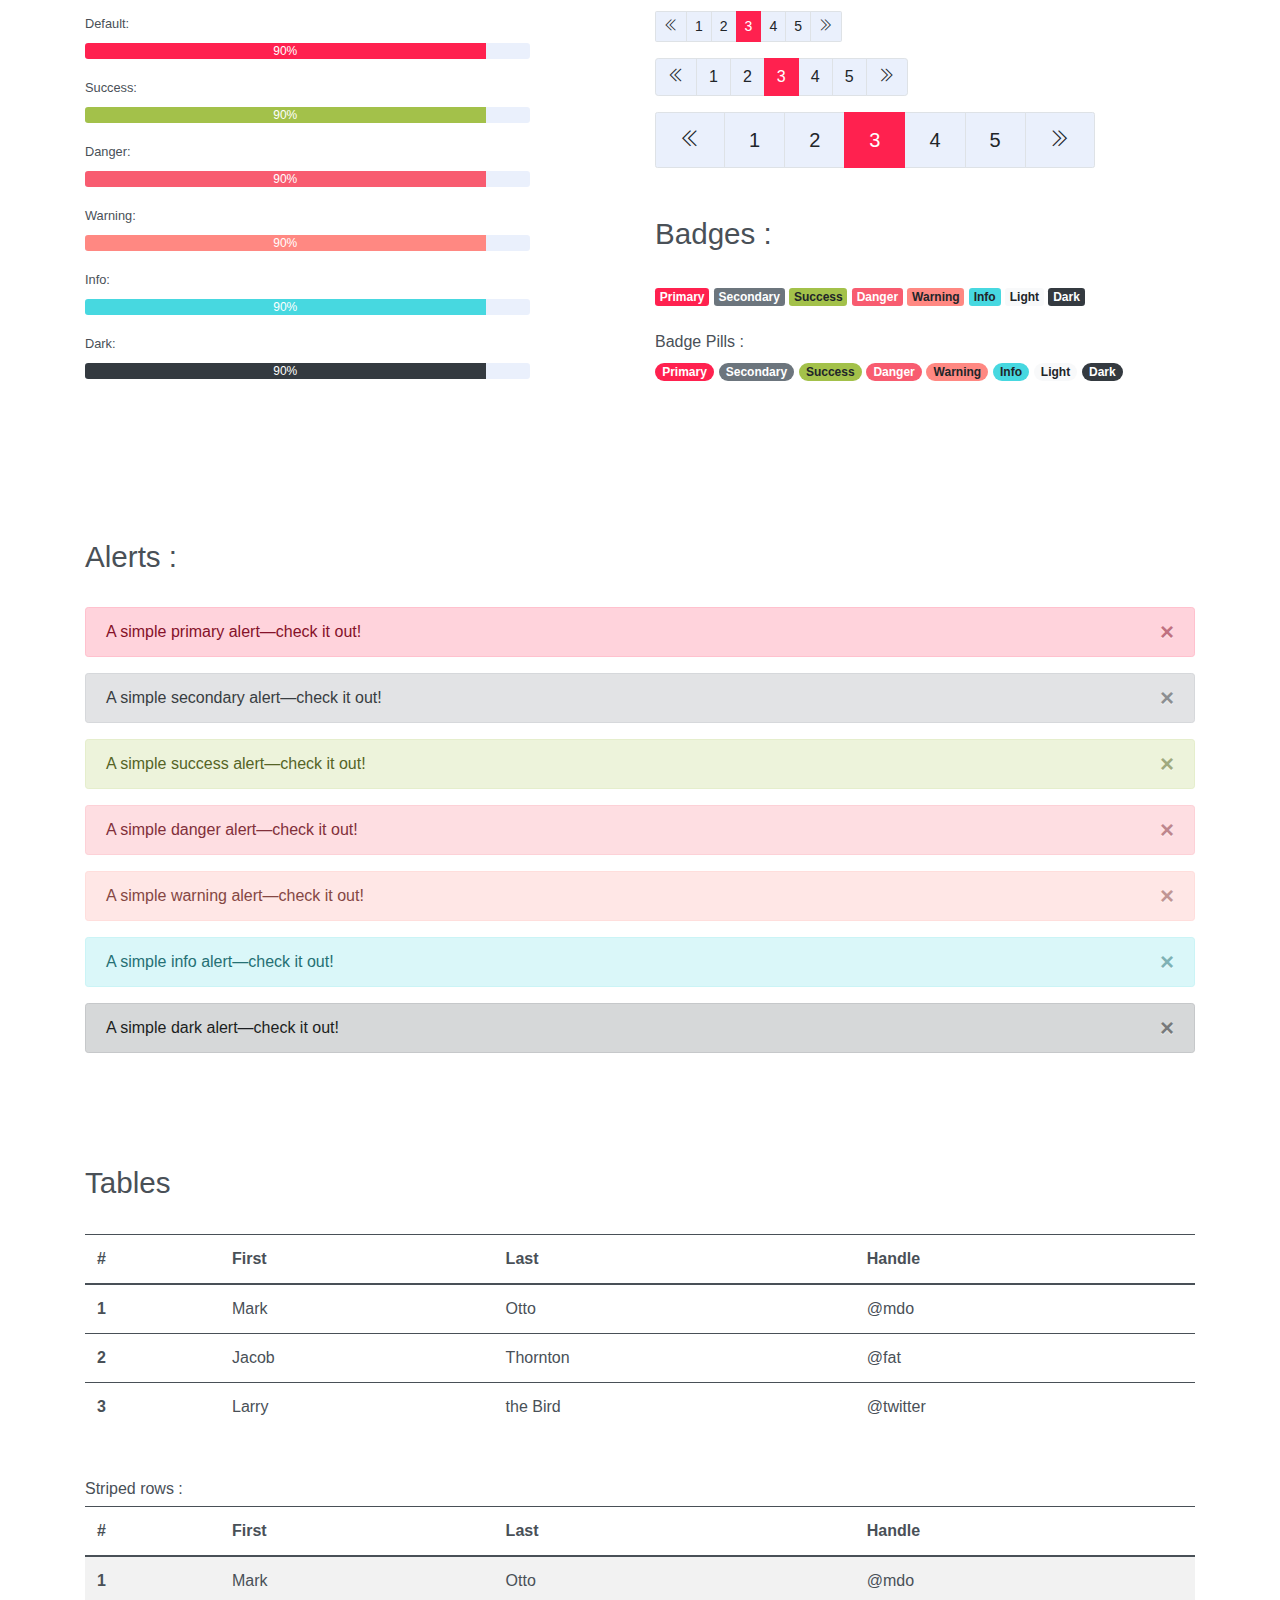
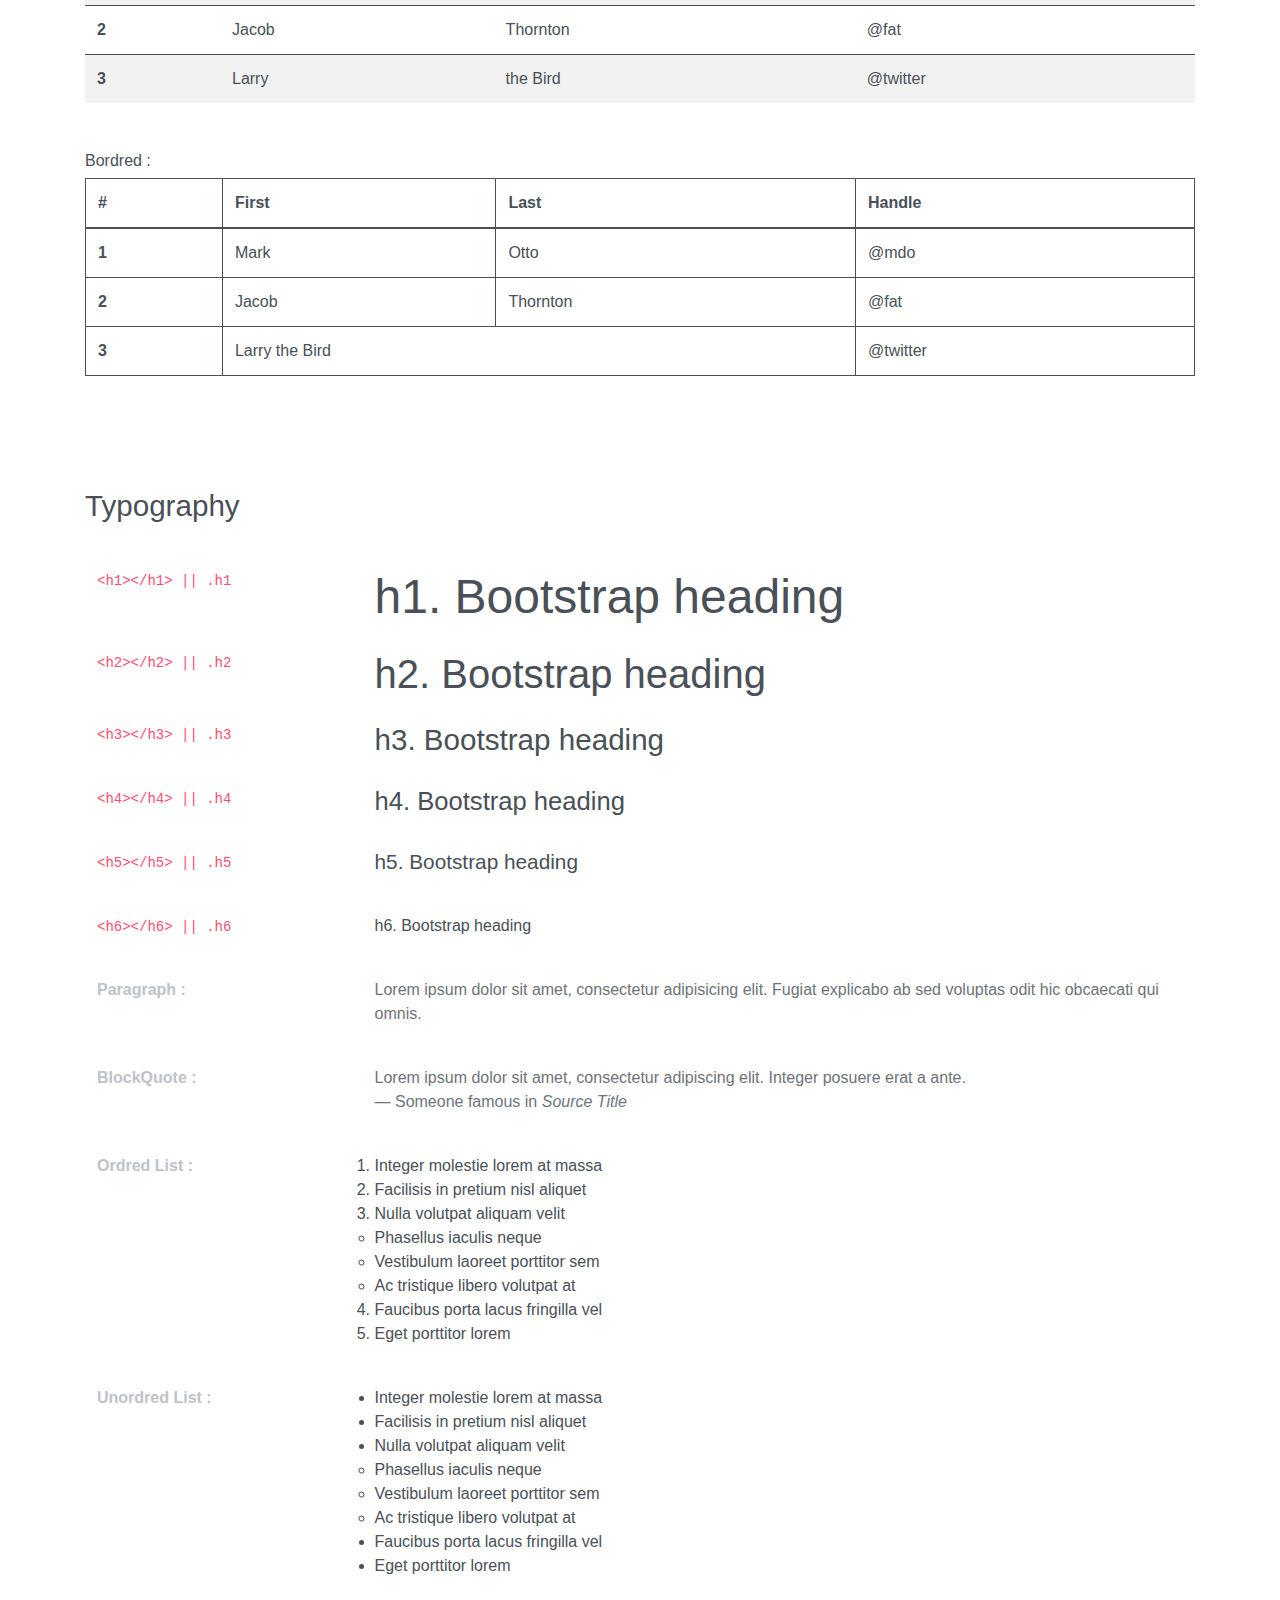
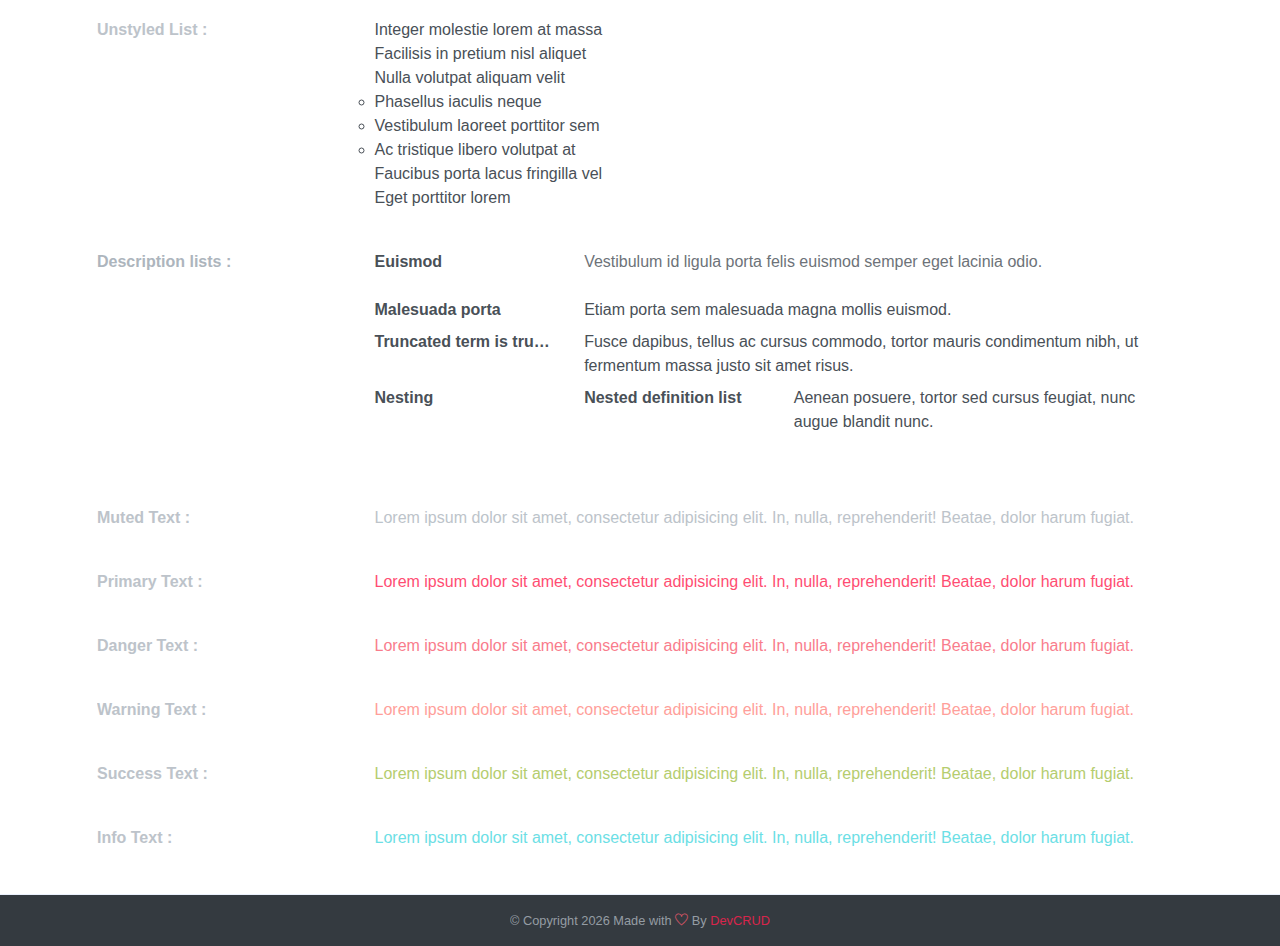
<file: components.html>
<!DOCTYPE html>
<html lang="en">
<head>
   <meta charset="utf-8">
    <meta name="viewport" content="width=device-width, initial-scale=1, shrink-to-fit=no">
    <meta name="description" content="Start your development with Creative Studio landing page.">
    <meta name="author" content="Devcrud">
    <title>Creative Studio | Components</title>

    <!-- font icons -->
    <link rel="stylesheet" href="assets/vendors/themify-icons/css/themify-icons.css">

    <!-- Bootstrap + Creative Studio main styles -->
   <link rel="stylesheet" href="assets/css/creative-studio.css">
</head>

<body class="dark-theme">

   <!-- Page Header -->
   <header class="header header-mini"> 
      <div class="header-title">Components</div> 
      <nav aria-label="breadcrumb">
         <ol class="breadcrumb">
            <li class="breadcrumb-item"><a href="index.html">Home</a></li>
            <li class="breadcrumb-item active" aria-current="page">Components</li>
         </ol>
      </nav>
   </header> <!-- End Of Page Header -->

   <!-- main content -->
   <div class="container">

      <!-- Buttons -->
      <h3 class="mt-5">Buttons</h3>
      <hr>
      <h6 class="section-secondary-title">Styles :</h6>
      <button class="btn btn-primary">Default</button>
      <button class="btn btn-outline-primary">outline</button>
      <button class="btn btn-primary rounded">Rounded</button>
      <button class="btn btn-primary rounded"><i class="ti-thumb-up pr-1"></i> With Icon</button>
      <button class="btn btn-primary circle"><i class="ti-heart"></i></button>

      <h6 class="section-secondary-title mt-5">Sizes :</h6>
      <button class="btn btn-primary btn-lg">Large</button>
      <button class="btn btn-primary ">Regular</button>
      <button class="btn btn-primary btn-sm">Small</button>
      <button class="btn btn-primary w-sm ml-3">w-sm</button>
      <button class="btn btn-primary w-md">w-md</button>
      <button class="btn btn-primary w-lg">w-lg</button>

      <h6 class="section-secondary-title mt-5">Colors :</h6>          
      <button type="button" class="btn btn-primary">Primary</button>
      <button type="button" class="btn btn-secondary">Secondary</button>
      <button type="button" class="btn btn-success">Success</button>
      <button type="button" class="btn btn-danger">Danger</button>
      <button type="button" class="btn btn-warning">Warning</button>
      <button type="button" class="btn btn-info">Info</button>
      <button type="button" class="btn btn-light">Light</button>
      <button type="button" class="btn btn-dark">Dark</button>

      <h6 class="section-secondary-title mt-5">Buttons Tags :</h6>
      <button class="btn btn-primary" type="submit">Button</button>
      <input class="btn btn-primary" type="button" value="Input">
      <input class="btn btn-primary" type="submit" value="Submit">
      <input class="btn btn-primary" type="reset" value="Reset">
      
      <!-- devider -->
      <div class="py-5"></div>

      <!-- Inputs -->
      <h3>Inputs</h3>
      <hr>
      <div class="row mt-5">
         <div class="col-md-6">
            <h6 class="section-secondary-title">Form controls :</h6>        
            <div class="form-group">
               <input type="email" class="form-control" id="exampleFormControlInput1" placeholder="Email address">
            </div>
            <div class="form-group">
               <input type="date" class="form-control" id="exampleFormControlInput1" placeholder="Date">
            </div>
            <div class="form-group">
               <input class="form-control" type="text" placeholder="Readonly input here…" readonly>
            </div>
            <div class="form-group">
               <input class="form-control" id="disabledInput" type="text" placeholder="Disabled input here..." disabled>
            </div>
            <div class="form-group">
               <select class="form-control" id="exampleFormControlSelect1">
                  <option>Example select</option>
                  <option>1</option>
                  <option>2</option>
                  <option>3</option>
                  <option>4</option>
                  <option>5</option>
               </select>
            </div>
            <div class="form-group">
               <select multiple class="form-control" id="exampleFormControlSelect2">
                  <option>Example multiple select</option>
                  <option>1</option>
                  <option>2</option>
                  <option>3</option>
                  <option>4</option>
                  <option>5</option>
               </select>
            </div>
            <div class="form-group">
               <textarea class="form-control" id="exampleFormControlTextarea1" rows="3" placeholder="Example textarea"></textarea>
            </div>
         </div>
         <div class="col-md-6">
            <h6 class="section-secondary-title">Sizes :</h6>    
            <div class="form-group">
               <input class="form-control form-control-lg" type="text" placeholder=".form-control-lg">             
            </div>
            <div class="form-group">
               <input class="form-control" type="text" placeholder="Default input">
            </div>
            <div class="form-group">
               <input class="form-control form-control-sm" type="text" placeholder=".form-control-sm"> 
            </div>
         </div>
      </div> <!-- end of inputs -->   

      <!-- devider -->
      <div class="py-5"></div>             

      <!-- Dropdowns -->
      <h3 class="components-section-title font-weight-normal">Dropdowns</h3>
      <hr>
      <div class="dropdown d-inline-block">
         <button class="btn btn-outline-secondary dropdown-toggle" type="button" id="dropdownMenuButton" data-toggle="dropdown" aria-haspopup="true" aria-expanded="false">
         Dropdown button
         </button>
         <div class="dropdown-menu" aria-labelledby="dropdownMenuButton">
         <a class="dropdown-item" href="#">Action</a>
         <a class="dropdown-item" href="#">Another action</a>
         <a class="dropdown-item" href="#">Something else here</a>
         </div>
      </div>
      <div class="dropdown d-inline-block">
         <a class="btn btn-outline-secondary dropdown-toggle" href="#" role="button" id="dropdownMenuLink" data-toggle="dropdown" aria-haspopup="true" aria-expanded="false">
            Dropdown link
         </a>
         <div class="dropdown-menu" aria-labelledby="dropdownMenuLink">
            <a class="dropdown-item" href="#">Action</a>
            <a class="dropdown-item" href="#">Another action</a>
            <a class="dropdown-item" href="#">Something else here</a>
         </div>
      </div>
      <div class="btn-group">
         <button type="button" class="btn btn-outline-secondary">Split</button>
         <button type="button" class="btn btn-outline-secondary dropdown-toggle dropdown-toggle-split" data-toggle="dropdown" aria-haspopup="true" aria-expanded="false">
         <span class="sr-only">Toggle Dropdown</span>
         </button>
         <div class="dropdown-menu">
            <a class="dropdown-item" href="#">Action</a>
            <a class="dropdown-item" href="#">Another action</a>
            <a class="dropdown-item" href="#">Something else here</a>
            <div class="dropdown-divider"></div>
            <a class="dropdown-item" href="#">Separated link</a>
         </div>
      </div>
      <div class="btn-group">
         <button class="btn btn-outline-secondary dropdown-toggle" type="button" id="dropdownMenuButton" data-toggle="dropdown" aria-haspopup="true" aria-expanded="false">
            Form Dropdown
         </button>
         <div class="dropdown-menu form">
            <form class="px-4 py-3">
               <div class="form-group">
                  <input type="email" class="form-control" id="exampleDropdownFormEmail1" placeholder="email@example.com">
               </div>
               <div class="form-group">
                  <input type="password" class="form-control" id="exampleDropdownFormPassword1" placeholder="Password">
               </div>
               <div class="form-check mb-3">
                  <input type="checkbox" class="form-check-input" id="dropdownCheck">
                  <label class="form-check-label" for="dropdownCheck">
                     Remember me
                  </label>
               </div>
               <button type="submit" class="btn btn-primary btn-block">Sign in</button>
            </form>
            <div class="dropdown-divider"></div>
            <a class="dropdown-item" href="#"><small>New around here? Sign up</small></a>
            <a class="dropdown-item" href="#"><small>Forgot password?</small></a>
         </div>
      </div>       
      <h6 class="section-secondary-title mt-5">Directions :</h6>  
      <div class="btn-group dropup">
         <button type="button" class="btn btn-outline-secondary dropdown-toggle" data-toggle="dropdown" aria-haspopup="true" aria-expanded="false">
            Dropup
         </button>
         <div class="dropdown-menu">
            <a class="dropdown-item" href="#">Action</a>
            <a class="dropdown-item" href="#">Another action</a>
            <a class="dropdown-item" href="#">Something else here</a>
            <div class="dropdown-divider"></div>
            <a class="dropdown-item" href="#">Separated link</a>
         </div>
      </div>
      <div class="btn-group dropright">
         <button type="button" class="btn btn-outline-secondary dropdown-toggle" data-toggle="dropdown" aria-haspopup="true" aria-expanded="false">
            Dropup
         </button>
         <div class="dropdown-menu">
            <a class="dropdown-item" href="#">Action</a>
            <a class="dropdown-item" href="#">Another action</a>
            <a class="dropdown-item" href="#">Something else here</a>
            <div class="dropdown-divider"></div>
            <a class="dropdown-item" href="#">Separated link</a>
         </div>
      </div>
      <div class="btn-group">
         <button type="button" class="btn btn-outline-secondary dropdown-toggle" data-toggle="dropdown" aria-haspopup="true" aria-expanded="false">
            Dropdown
         </button>
         <div class="dropdown-menu">
            <a class="dropdown-item" href="#">Action</a>
            <a class="dropdown-item" href="#">Another action</a>
            <a class="dropdown-item" href="#">Something else here</a>
            <div class="dropdown-divider"></div>
            <a class="dropdown-item" href="#">Separated link</a>
         </div>
      </div>
      <div class="btn-group dropleft">
         <button type="button" class="btn btn-outline-secondary dropdown-toggle" data-toggle="dropdown" aria-haspopup="true" aria-expanded="false">
            Dropdown
         </button>
         <div class="dropdown-menu">
            <a class="dropdown-item" href="#">Action</a>
            <a class="dropdown-item" href="#">Another action</a>
            <a class="dropdown-item" href="#">Something else here</a>
            <div class="dropdown-divider"></div>
            <a class="dropdown-item" href="#">Separated link</a>
         </div>
      </div> <!-- end of Dropdowns -->  

      <!-- devider -->
      <div class="py-5"></div>   

      <!-- navbars -->
      <h3 class="components-section-title font-weight-normal mt-5">Navigations</h3>
      <hr>
      <nav class="navbar navbar-expand-sm navbar-dark bg-primary rounded shadow mb-3">
         <div class="container">
            <a class="navbar-brand" href="#">Primary Color</a>
            <button class="navbar-toggler ml-auto" type="button" data-toggle="collapse" data-target="#navbarSupportedContent" aria-controls="navbarSupportedContent" aria-expanded="false" aria-label="Toggle navigation">
            <span class="navbar-toggler-icon"></span>
            </button>
            <div class="collapse navbar-collapse" id="navbarSupportedContent">
               <ul class="navbar-nav ml-auto"> 
                  <li class="nav-item">
                     <a class="nav-link" href="#about">About Us</a>
                  </li>
                  <li class="nav-item">
                     <a class="nav-link" href="#service">Our Service</a>
                  </li>
                  <li class="nav-item">
                     <a class="nav-link" href="#team">Our Team</a>
                  </li>
                  <li class="nav-item">
                     <a href="#book-table" class="ml-4 mt-1 btn btn-light btn-sm">navbar button</a>
                  </li>
               </ul>                       
            </div>
         </div>
      </nav>
      <nav class="navbar navbar-expand-sm navbar-dark bg-secondary rounded shadow mb-3">
         <div class="container">
            <a class="navbar-brand" href="#">Secondary Color</a>
            <button class="navbar-toggler ml-auto" type="button" data-toggle="collapse" data-target="#navbarSupportedContent" aria-controls="navbarSupportedContent" aria-expanded="false" aria-label="Toggle navigation">
            <span class="navbar-toggler-icon"></span>
            </button>
            <div class="collapse navbar-collapse" id="navbarSupportedContent">
               <ul class="navbar-nav ml-auto"> 
                  <li class="nav-item">
                     <a class="nav-link" href="#about">About Us</a>
                  </li>
                  <li class="nav-item">
                     <a class="nav-link" href="#service">Our Service</a>
                  </li>
                  <li class="nav-item">
                     <a class="nav-link" href="#team">Our Team</a>
                  </li>
                  <li class="nav-item">
                     <a href="#book-table" class="ml-4 mt-1 btn btn-light btn-sm">navbar button</a>
                  </li>
               </ul>                       
            </div>
         </div>
      </nav>
      <nav class="navbar navbar-expand-sm navbar-dark bg-success rounded shadow mb-3">
         <div class="container">
            <a class="navbar-brand" href="#">Success Color</a>
            <button class="navbar-toggler ml-auto" type="button" data-toggle="collapse" data-target="#navbarSupportedContent" aria-controls="navbarSupportedContent" aria-expanded="false" aria-label="Toggle navigation">
            <span class="navbar-toggler-icon"></span>
            </button>
            <div class="collapse navbar-collapse" id="navbarSupportedContent">
               <ul class="navbar-nav ml-auto"> 
                  <li class="nav-item">
                     <a class="nav-link" href="#about">About Us</a>
                  </li>
                  <li class="nav-item">
                     <a class="nav-link" href="#service">Our Service</a>
                  </li>
                  <li class="nav-item">
                     <a class="nav-link" href="#team">Our Team</a>
                  </li>
                  <li class="nav-item">
                     <a href="#book-table" class="ml-4 mt-1 btn btn-light btn-sm">navbar button</a>
                  </li>
               </ul>                       
            </div>
         </div>
      </nav>
      <nav class="navbar navbar-expand-sm navbar-dark bg-info rounded shadow mb-3">
         <div class="container">
            <a class="navbar-brand" href="#">Info Color</a>
            <button class="navbar-toggler ml-auto" type="button" data-toggle="collapse" data-target="#navbarSupportedContent" aria-controls="navbarSupportedContent" aria-expanded="false" aria-label="Toggle navigation">
            <span class="navbar-toggler-icon"></span>
            </button>
            <div class="collapse navbar-collapse" id="navbarSupportedContent">
               <ul class="navbar-nav ml-auto"> 
                  <li class="nav-item">
                     <a class="nav-link" href="#about">About Us</a>
                  </li>
                  <li class="nav-item">
                     <a class="nav-link" href="#service">Our Service</a>
                  </li>
                  <li class="nav-item">
                     <a class="nav-link" href="#team">Our Team</a>
                  </li>
                  <li class="nav-item">
                     <a href="#book-table" class="ml-4 mt-1 btn btn-light btn-sm">navbar button</a>
                  </li>
               </ul>                       
            </div>
         </div>
      </nav>
      <nav class="navbar navbar-expand-sm navbar-dark bg-warning rounded shadow mb-3">
         <div class="container">
            <a class="navbar-brand" href="#">Warning Color</a>
            <button class="navbar-toggler ml-auto" type="button" data-toggle="collapse" data-target="#navbarSupportedContent" aria-controls="navbarSupportedContent" aria-expanded="false" aria-label="Toggle navigation">
            <span class="navbar-toggler-icon"></span>
            </button>
            <div class="collapse navbar-collapse" id="navbarSupportedContent">
               <ul class="navbar-nav ml-auto"> 
                  <li class="nav-item">
                     <a class="nav-link" href="#about">About Us</a>
                  </li>
                  <li class="nav-item">
                     <a class="nav-link" href="#service">Our Service</a>
                  </li>
                  <li class="nav-item">
                     <a class="nav-link" href="#team">Our Team</a>
                  </li>
                  <li class="nav-item">
                     <a href="#book-table" class="ml-4 mt-1 btn btn-light btn-sm">navbar button</a>
                  </li>
               </ul>                       
            </div>
         </div>
      </nav>
      <nav class="navbar navbar-expand-sm navbar-dark bg-danger rounded shadow mb-3">
         <div class="container">
            <a class="navbar-brand" href="#">Danger Color</a>
            <button class="navbar-toggler ml-auto" type="button" data-toggle="collapse" data-target="#navbarSupportedContent" aria-controls="navbarSupportedContent" aria-expanded="false" aria-label="Toggle navigation">
            <span class="navbar-toggler-icon"></span>
            </button>
            <div class="collapse navbar-collapse" id="navbarSupportedContent">
               <ul class="navbar-nav ml-auto"> 
                  <li class="nav-item">
                     <a class="nav-link" href="#about">About Us</a>
                  </li>
                  <li class="nav-item">
                     <a class="nav-link" href="#service">Our Service</a>
                  </li>
                  <li class="nav-item">
                     <a class="nav-link" href="#team">Our Team</a>
                  </li>
                  <li class="nav-item">
                     <a href="#book-table" class="ml-4 mt-1 btn btn-light btn-sm">navbar button</a>
                  </li>
               </ul>                       
            </div>
         </div>
      </nav>
      <nav class="navbar navbar-expand-sm navbar-dark bg-dark rounded shadow mb-3">
         <div class="container">
            <a class="navbar-brand" href="#">Dark Color</a>
            <button class="navbar-toggler ml-auto" type="button" data-toggle="collapse" data-target="#navbarSupportedContent" aria-controls="navbarSupportedContent" aria-expanded="false" aria-label="Toggle navigation">
            <span class="navbar-toggler-icon"></span>
            </button>
            <div class="collapse navbar-collapse" id="navbarSupportedContent">
               <ul class="navbar-nav ml-auto"> 
                  <li class="nav-item">
                     <a class="nav-link" href="#about">About Us</a>
                  </li>
                  <li class="nav-item">
                     <a class="nav-link" href="#service">Our Service</a>
                  </li>
                  <li class="nav-item">
                     <a class="nav-link" href="#team">Our Team</a>
                  </li>
                  <li class="nav-item">
                     <a href="#book-table" class="ml-4 mt-1 btn btn-primary btn-sm">navbar button</a>
                  </li>
               </ul>                       
            </div>
         </div>
      </nav>
      <nav class="navbar navbar-expand-sm navbar-light bg-light rounded shadow mb-3">
         <div class="container">
            <a class="navbar-brand" href="#">Dark Color</a>
            <button class="navbar-toggler ml-auto" type="button" data-toggle="collapse" data-target="#navbarSupportedContent" aria-controls="navbarSupportedContent" aria-expanded="false" aria-label="Toggle navigation">
            <span class="navbar-toggler-icon"></span>
            </button>
            <div class="collapse navbar-collapse" id="navbarSupportedContent">
               <ul class="navbar-nav ml-auto"> 
                  <li class="nav-item">
                     <a class="nav-link" href="#about">About Us</a>
                  </li>
                  <li class="nav-item">
                     <a class="nav-link" href="#service">Our Service</a>
                  </li>
                  <li class="nav-item">
                     <a class="nav-link" href="#team">Our Team</a>
                  </li>
                  <li class="nav-item">
                     <a href="#book-table" class="ml-4 mt-1 btn btn-dark btn-sm">navbar button</a>
                  </li>
               </ul>                       
            </div>
         </div>
      </nav>
      <!-- End of navbars -->

      <!-- devider -->
      <div class="py-5"></div>   
      
      <!-- progress bars -->
      <div class="row justify-content-between">
         <div class="col-md-5">
            <h3 class="components-section-title font-weight-normal mt-5">Progress Bars :</h3>
            <hr>
            <small>Default: </small>
            <div class="progress mt-2 mb-3">
               <div class="progress-bar" role="progressbar" style="width: 90%" aria-valuenow="25" aria-valuemin="0" aria-valuemax="100"><span>90%</span></div>
            </div>
            <small>Success:</small>
            <div class="progress mt-2 mb-3">
               <div class="progress-bar bg-success" role="progressbar" style="width: 90%" aria-valuenow="25" aria-valuemin="0" aria-valuemax="100"><span>90%</span></div>
            </div>
            <small>Danger:</small>
            <div class="progress mt-2 mb-3">
               <div class="progress-bar bg-danger" role="progressbar" style="width: 90%" aria-valuenow="25" aria-valuemin="0" aria-valuemax="100"><span>90%</span></div>
            </div>
            <small>Warning:</small>
            <div class="progress mt-2 mb-3">
               <div class="progress-bar bg-warning" role="progressbar" style="width: 90%" aria-valuenow="25" aria-valuemin="0" aria-valuemax="100"><span>90%</span></div>
            </div>
            <small>Info:</small>
            <div class="progress mt-2 mb-3">
               <div class="progress-bar bg-info" role="progressbar" style="width: 90%" aria-valuenow="25" aria-valuemin="0" aria-valuemax="100"><span>90%</span></div>
            </div>
            <small>Dark:</small>
            <div class="progress mt-2 mb-3">
               <div class="progress-bar bg-dark" role="progressbar" style="width: 90%" aria-valuenow="25" aria-valuemin="0" aria-valuemax="100"><span>90%</span></div>
            </div>
         </div>
         <div class="col-md-6">
            <h3 class="components-section-title font-weight-normal mt-5">Paginations :</h3>
            <hr>
            <nav aria-label="Page navigation example">
               <ul class="pagination pagination-sm">
                  <li class="page-item"><a class="page-link" href="#"><i class="ti-angle-double-left"></i></a></li>
                  <li class="page-item"><a class="page-link" href="#">1</a></li>
                  <li class="page-item"><a class="page-link" href="#">2</a></li>
                  <li class="page-item active"><a class="page-link" href="#">3</a></li>
                  <li class="page-item"><a class="page-link" href="#">4</a></li>
                  <li class="page-item"><a class="page-link" href="#">5</a></li>
                  <li class="page-item"><a class="page-link" href="#"><i class="ti-angle-double-right"></i></a></li>
               </ul>
            </nav>
            <nav aria-label="Page navigation example">
               <ul class="pagination">
               <li class="page-item"><a class="page-link" href="#"><i class="ti-angle-double-left"></i></a></li>
                  <li class="page-item"><a class="page-link" href="#">1</a></li>
                  <li class="page-item"><a class="page-link" href="#">2</a></li>
                  <li class="page-item active"><a class="page-link" href="#">3</a></li>
                  <li class="page-item"><a class="page-link" href="#">4</a></li>
                  <li class="page-item"><a class="page-link" href="#">5</a></li>
                  <li class="page-item"><a class="page-link" href="#"><i class="ti-angle-double-right"></i></a></li>
               </ul>
            </nav>
            <nav aria-label="Page navigation example">
               <ul class="pagination pagination-lg">
                  <li class="page-item"><a class="page-link" href="#"><i class="ti-angle-double-left"></i></a></li>
                  <li class="page-item"><a class="page-link" href="#">1</a></li>
                  <li class="page-item"><a class="page-link" href="#">2</a></li>
                  <li class="page-item active"><a class="page-link" href="#">3</a></li>
                  <li class="page-item"><a class="page-link" href="#">4</a></li>
                  <li class="page-item"><a class="page-link" href="#">5</a></li>
                  <li class="page-item"><a class="page-link" href="#"><i class="ti-angle-double-right"></i></a></li>
               </ul>
            </nav>

            <!-- Badges -->
            <h3 class="components-section-title font-weight-normal mt-5">Badges :</h3>
            <hr>
            <span class="badge badge-primary">Primary</span>
            <span class="badge badge-secondary">Secondary</span>
            <span class="badge badge-success">Success</span>
            <span class="badge badge-danger">Danger</span>
            <span class="badge badge-warning">Warning</span>
            <span class="badge badge-info">Info</span>
            <span class="badge badge-light">Light</span>
            <span class="badge badge-dark">Dark</span>
            <h6 class="section-secondary-title mt-4 mb-2">Badge Pills :</h6>
            <span class="badge badge-pill badge-primary">Primary</span>
            <span class="badge badge-pill badge-secondary">Secondary</span>
            <span class="badge badge-pill badge-success">Success</span>
            <span class="badge badge-pill badge-danger">Danger</span>
            <span class="badge badge-pill badge-warning">Warning</span>
            <span class="badge badge-pill badge-info">Info</span>
            <span class="badge badge-pill badge-light">Light</span>
            <span class="badge badge-pill badge-dark">Dark</span>
         </div>
      </div> <!-- End of Progress bars -->

      <!-- devider -->
      <div class="py-5"></div>  

      <!-- Alerts -->
      <h3 class="components-section-title font-weight-normal mt-5">Alerts :</h3>
      <hr>
      <div class="alert alert-primary alert-dismissible fade show" role="alert">
         A simple primary alert—check it out!
         <button type="button" class="close" data-dismiss="alert" aria-label="Close">
            <span aria-hidden="true">&times;</span>
         </button>
      </div>
      <div class="alert alert-secondary alert-dismissible fade show" role="alert">
         A simple secondary alert—check it out!
         <button type="button" class="close" data-dismiss="alert" aria-label="Close">
            <span aria-hidden="true">&times;</span>
         </button>
      </div>
      <div class="alert alert-success alert-dismissible fade show" role="alert">
         A simple success alert—check it out!
         <button type="button" class="close" data-dismiss="alert" aria-label="Close">
            <span aria-hidden="true">&times;</span>
         </button>
      </div>
      <div class="alert alert-danger alert-dismissible fade show" role="alert">
         A simple danger alert—check it out!
         <button type="button" class="close" data-dismiss="alert" aria-label="Close">
            <span aria-hidden="true">&times;</span>
         </button>
      </div>
      <div class="alert alert-warning alert-dismissible fade show" role="alert">
         A simple warning alert—check it out!
         <button type="button" class="close" data-dismiss="alert" aria-label="Close">
            <span aria-hidden="true">&times;</span>
         </button>
      </div>
      <div class="alert alert-info alert-dismissible fade show" role="alert">
         A simple info alert—check it out!
         <button type="button" class="close" data-dismiss="alert" aria-label="Close">
            <span aria-hidden="true">&times;</span>
         </button>
      </div>
      <div class="alert alert-dark alert-dismissible fade show" role="alert">
         A simple dark alert—check it out!
         <button type="button" class="close" data-dismiss="alert" aria-label="Close">
            <span aria-hidden="true">&times;</span>
         </button>
      </div>
      <!-- end of alerts -->

      <!-- devider -->
      <div class="py-5"></div> 
   
      <!-- tables -->
      <h3 class="components-section-title">Tables</h3>
      <hr>
      <table class="table">
         <thead>
            <tr>
               <th scope="col">#</th>
               <th scope="col">First</th>
               <th scope="col">Last</th>
               <th scope="col">Handle</th>
            </tr>
         </thead>
         <tbody>
            <tr>
               <th scope="row">1</th>
               <td>Mark</td>
               <td>Otto</td>
               <td>@mdo</td>
            </tr>
            <tr>
               <th scope="row">2</th>
               <td>Jacob</td>
               <td>Thornton</td>
               <td>@fat</td>
            </tr>
            <tr>
               <th scope="row">3</th>
               <td>Larry</td>
               <td>the Bird</td>
               <td>@twitter</td>
            </tr>
         </tbody>
      </table>

      <h6 class="section-secondary-title mt-5">Striped rows :</h6>
      <table class="table table-striped">
         <thead>
            <tr>
               <th scope="col">#</th>
               <th scope="col">First</th>
               <th scope="col">Last</th>
               <th scope="col">Handle</th>
            </tr>
         </thead>
         <tbody>
            <tr>
               <th scope="row">1</th>
               <td>Mark</td>
               <td>Otto</td>
               <td>@mdo</td>
            </tr>
            <tr>
               <th scope="row">2</th>
               <td>Jacob</td>
               <td>Thornton</td>
               <td>@fat</td>
            </tr>
            <tr>
               <th scope="row">3</th>
               <td>Larry</td>
               <td>the Bird</td>
               <td>@twitter</td>
            </tr>
         </tbody>
      </table>

      <h6 class="section-secondary-title mt-5">Bordred :</h6>
      <table class="table table-bordered">
         <thead>
            <tr>
               <th scope="col">#</th>
               <th scope="col">First</th>
               <th scope="col">Last</th>
               <th scope="col">Handle</th>
            </tr>
         </thead>
         <tbody>
            <tr>
               <th scope="row">1</th>
               <td>Mark</td>
               <td>Otto</td>
               <td>@mdo</td>
            </tr>
            <tr>
               <th scope="row">2</th>
               <td>Jacob</td>
               <td>Thornton</td>
               <td>@fat</td>
            </tr>
            <tr>
               <th scope="row">3</th>
               <td colspan="2">Larry the Bird</td>
               <td>@twitter</td>
            </tr>
         </tbody>
      </table>
      <!-- end of tables -->

      <!-- devider -->
      <div class="py-5"></div> 

      <!-- typography -->
      <h3 class="components-section-title">Typography</h3>
      <hr>
      
      <table class="table table-borderless v-align-center">
         <tbody>
            <tr>
               <td>
                  <p><code class="highlighter-rouge">&lt;h1&gt;&lt;/h1&gt; || .h1</code></p>
               </td>
               <td class="w-75"><span class="h1">h1. Bootstrap heading</span></td>
            </tr>
            <tr>
               <td>
                  <p><code class="highlighter-rouge">&lt;h2&gt;&lt;/h2&gt; || .h2</code></p>
               </td>
               <td><span class="h2">h2. Bootstrap heading</span></td>
            </tr>
            <tr>
               <td>
                  <p><code class="highlighter-rouge">&lt;h3&gt;&lt;/h3&gt; || .h3</code></p>
               </td>
               <td><span class="h3">h3. Bootstrap heading</span></td>
            </tr>
            <tr>
               <td>
                  <p><code class="highlighter-rouge">&lt;h4&gt;&lt;/h4&gt; || .h4</code></p>
               </td>
               <td><span class="h4">h4. Bootstrap heading</span></td>
            </tr>
            <tr>
               <td>
                  <p><code class="highlighter-rouge">&lt;h5&gt;&lt;/h5&gt; || .h5</code></p>
               </td>
               <td><span class="h5">h5. Bootstrap heading</span></td>
            </tr>
            <tr>
               <td>
                  <p><code class="highlighter-rouge">&lt;h6&gt;&lt;/h6&gt; || .h6</code></p>
               </td>
               <td><span class="h6">h6. Bootstrap heading</span></td>
            </tr>
            <tr>
               <td>
                  <p class="font-weight-bold text-muted">Paragraph :</p>
               </td>
               <td><p>Lorem ipsum dolor sit amet, consectetur adipisicing elit. Fugiat explicabo ab sed voluptas odit hic obcaecati qui omnis.</p></td>
            </tr>
            <tr>
               <td>
                  <p class="font-weight-bold text-muted">BlockQuote :</p>
               </td>
               <td>
                  <blockquote class="blockquote">
                     <p class="mb-0">Lorem ipsum dolor sit amet, consectetur adipiscing elit. Integer posuere erat a ante.</p>
                     <footer class="blockquote-footer">Someone famous in <cite title="Source Title">Source Title</cite></footer>
                  </blockquote>
               </td>
            </tr>

           
            <tr>
               <td><p class="font-weight-bold text-muted">Ordred List :</p></td>
               <td>
                  <ol>
                     <li>Integer molestie lorem at massa</li>
                     <li>Facilisis in pretium nisl aliquet</li>
                     <li>Nulla volutpat aliquam velit
                        <ul>
                           <li>Phasellus iaculis neque</li>
                           <li>Vestibulum laoreet porttitor sem</li>
                           <li>Ac tristique libero volutpat at</li>
                        </ul>
                     </li>
                     <li>Faucibus porta lacus fringilla vel</li>
                     <li>Eget porttitor lorem</li>
                  </ol>
               </td>
            </tr>
            <tr>
               <td><p class="font-weight-bold text-muted">Unordred List :</p></td>
               <td>
                  <ul >
                     <li>Integer molestie lorem at massa</li>
                     <li>Facilisis in pretium nisl aliquet</li>
                     <li>Nulla volutpat aliquam velit
                        <ul>
                           <li>Phasellus iaculis neque</li>
                           <li>Vestibulum laoreet porttitor sem</li>
                           <li>Ac tristique libero volutpat at</li>
                        </ul>
                     </li>
                     <li>Faucibus porta lacus fringilla vel</li>
                     <li>Eget porttitor lorem</li>
                  </ul>
               </td>
            </tr>
            <tr>
               <td><p class="font-weight-bold text-muted">Unstyled List :</p></td>
               <td>
                  <ul class="list-unstyled">
                     <li>Integer molestie lorem at massa</li>
                     <li>Facilisis in pretium nisl aliquet</li>
                     <li>Nulla volutpat aliquam velit
                        <ul>
                           <li>Phasellus iaculis neque</li>
                           <li>Vestibulum laoreet porttitor sem</li>
                           <li>Ac tristique libero volutpat at</li>
                        </ul>
                     </li>
                     <li>Faucibus porta lacus fringilla vel</li>
                     <li>Eget porttitor lorem</li>
                  </ul>
               </td>
            </tr>
            <tr>
               <td class="font-weight-bold text-muted">Description lists : </td>
               <td>
                  <dl class="row">
                     <dt class="col-sm-3">Euismod</dt>
                     <dd class="col-sm-9">
                        <p>Vestibulum id ligula porta felis euismod semper eget lacinia odio.</p>
                     </dd>

                     <dt class="col-sm-3">Malesuada porta</dt>
                     <dd class="col-sm-9">Etiam porta sem malesuada magna mollis euismod.</dd>

                     <dt class="col-sm-3 text-truncate">Truncated term is truncated</dt>
                     <dd class="col-sm-9">Fusce dapibus, tellus ac cursus commodo, tortor mauris condimentum nibh, ut fermentum massa justo sit amet risus.</dd>

                     <dt class="col-sm-3">Nesting</dt>
                     <dd class="col-sm-9">
                        <dl class="row">
                           <dt class="col-sm-4">Nested definition list</dt>
                           <dd class="col-sm-8">Aenean posuere, tortor sed cursus feugiat, nunc augue blandit nunc.</dd>
                        </dl>
                     </dd>
                  </dl>
               </td>
            </tr>
            <tr>
               <td>
                  <p class="font-weight-bold text-muted">Muted Text :</p>
               </td>
               <td>
                  <p class="text-muted">Lorem ipsum dolor sit amet, consectetur adipisicing elit. In, nulla, reprehenderit! Beatae, dolor harum fugiat.</p>
               </td>
            </tr>
            <tr>
               <td>
                  <p class="font-weight-bold text-muted">Primary Text :</p>
               </td>
               <td>
                  <p class="text-primary">Lorem ipsum dolor sit amet, consectetur adipisicing elit. In, nulla, reprehenderit! Beatae, dolor harum fugiat.</p>
               </td>
            </tr>
            <tr>
               <td>
                  <p class="font-weight-bold text-muted">Danger Text :</p>
               </td>
               <td>
                  <p class="text-danger">Lorem ipsum dolor sit amet, consectetur adipisicing elit. In, nulla, reprehenderit! Beatae, dolor harum fugiat.</p>
               </td>
            </tr>
            <tr>
               <td>
                  <p class="font-weight-bold text-muted">Warning Text :</p>
               </td>
               <td>
                  <p class="text-warning">Lorem ipsum dolor sit amet, consectetur adipisicing elit. In, nulla, reprehenderit! Beatae, dolor harum fugiat.</p>
               </td>
            </tr>
            <tr>
               <td>
                  <p class="font-weight-bold text-muted">Success Text :</p>
               </td>
               <td>
                  <p class="text-success">Lorem ipsum dolor sit amet, consectetur adipisicing elit. In, nulla, reprehenderit! Beatae, dolor harum fugiat.</p>
               </td>
            </tr>
            <tr>
               <td>
                  <p class="font-weight-bold text-muted">Info Text :</p>
               </td>
               <td>
                  <p class="text-info">Lorem ipsum dolor sit amet, consectetur adipisicing elit. In, nulla, reprehenderit! Beatae, dolor harum fugiat.</p>
               </td>
            </tr>
         </tbody>
      </table>
   </div>
   <!-- end of typography -->

   <!-- Page Footer -->
   <div class="bg-dark text-light text-center border-top wow fadeIn">
        <p class="mb-0 py-3 text-muted small">&copy; Copyright <script>document.write(new Date().getFullYear())</script> Made with <i class="ti-heart text-danger"></i> By <a href="http://devcrud.com">DevCRUD</a></p>
    </div>
    <!-- End of Page Footer -->
   
   <!-- core  -->
   <script src="assets/vendors/jquery/jquery-3.4.1.js"></script>
   <script src="assets/vendors/bootstrap/bootstrap.bundle.js"></script>

</body>
</html>
</file>
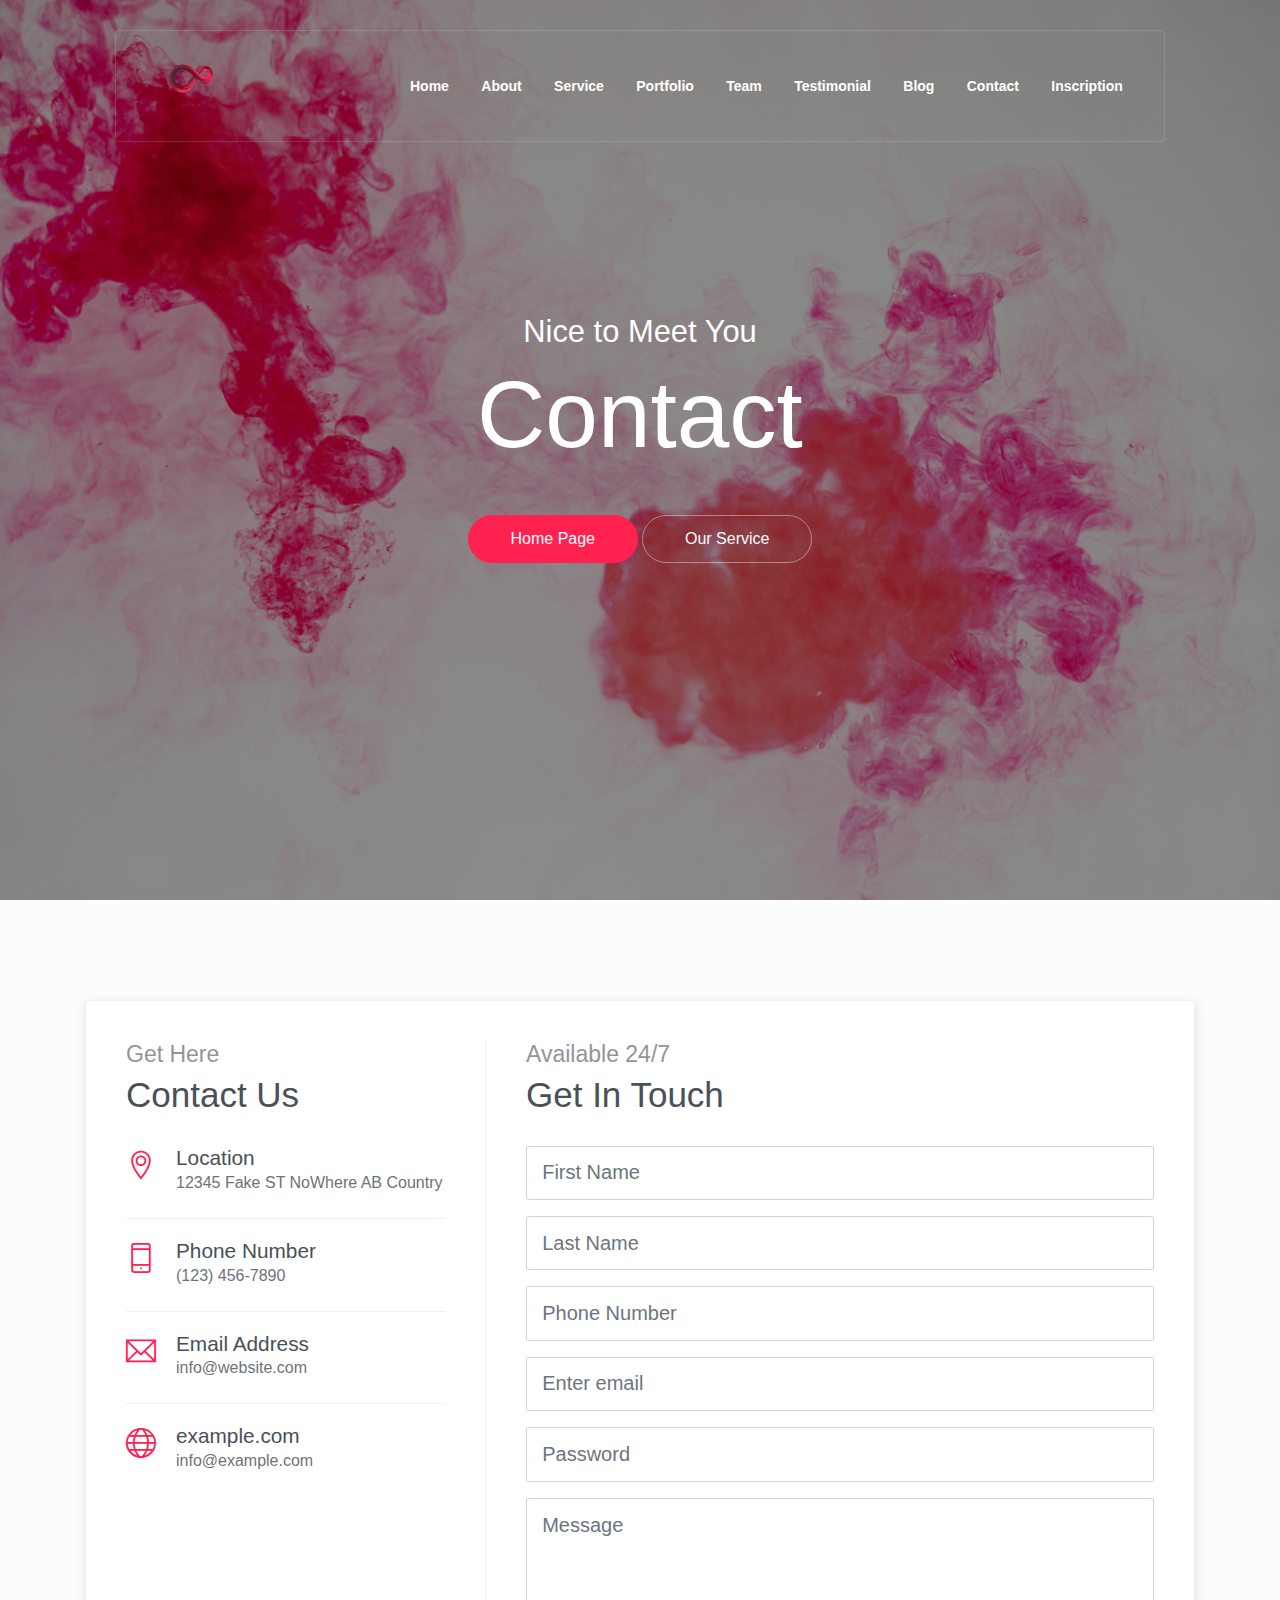
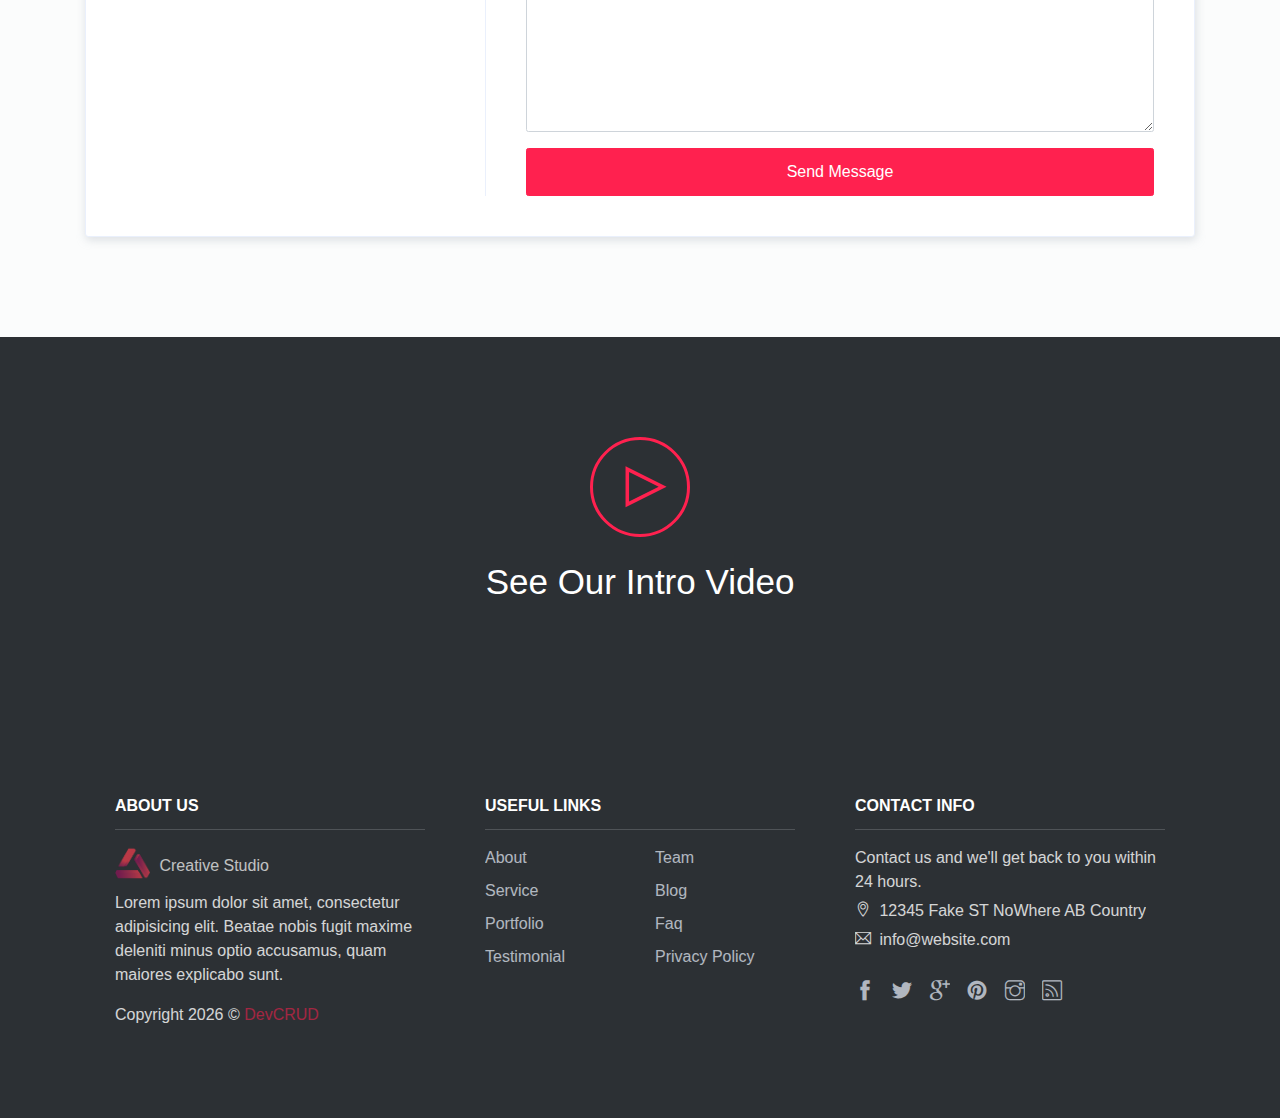
<file: contact.html>
<!DOCTYPE html>
<html lang="en">
<head>
	<meta charset="utf-8">
    <meta name="viewport" content="width=device-width, initial-scale=1, shrink-to-fit=no">
    <meta name="description" content="Start your development with Creative Studio landing page.">
    <meta name="author" content="Devcrud">
    <title>Creative Studio | Free Bootstrap 4.3.x template</title>

    <!-- font icons -->
    <link rel="stylesheet" href="assets/vendors/themify-icons/css/themify-icons.css">

    <!-- Bootstrap + Creative Studio main styles -->
	<link rel="stylesheet" href="assets/css/creative-studio.css">

</head>
<body data-spy="scroll" data-target=".navbar" data-offset="40" id="home" class="contact-img">

    <!-- Page Navigation -->
    <nav class="navbar custom-navbar navbar-expand-lg navbar-dark" data-spy="affix" data-offset-top="20">
        <div class="container">
            <a class="navbar-brand" href="#">
                <img src="assets/imgs/newlogo.png">
            </a>
            <button class="navbar-toggler" type="button" data-toggle="collapse" data-target="#navbarSupportedContent" aria-controls="navbarSupportedContent" aria-expanded="false" aria-label="Toggle navigation">
                <span></span>
            </button>

            <div class="collapse navbar-collapse" id="navbarSupportedContent">
                <ul class="navbar-nav ml-auto">
                    <li class="nav-item">
                        <a class="nav-link" href="index.html">Home</a>
                    </li>
                    <li class="nav-item">
                        <a class="nav-link" href="about.html">About</a>
                    </li>
                    <li class="nav-item">
                        <a class="nav-link" href="service.html">Service</a>
                    </li>
                    <li class="nav-item">
                        <a class="nav-link" href="portfolio.html">Portfolio</a>
                    </li>
                    <li class="nav-item">
                        <a class="nav-link" href="team.html">Team</a>
                    </li>
                    <li class="nav-item">
                        <a class="nav-link" href="testimonial.html">Testimonial</a>
                    </li>
                    <li class="nav-item">
                        <a class="nav-link" href="blog.html">Blog</a>
                    </li>
                    <li class="nav-item">
                        <a class="nav-link" href="contact.html">Contact</a>
                    </li>
                    <li class="nav-item">
                        <a class="nav-link" href="inscription.html">Inscription</a>
                    </li>
                </ul>
            </div>
        </div>
    </nav>
    <!-- End Of Page Navigation -->
    
     <!-- Page Header -->
     <header class="header">
        <div class="overlay">
            <h6 class="subtitle">Nice to Meet You</h6>
            <h1 class="title">Contact</h1>
            <div class="buttons text-center">
                <a href="index.html" class="btn btn-primary rounded w-lg btn-lg my-1">Home Page</a>
                <a href="service.html" class="btn btn-outline-light rounded w-lg btn-lg my-1">Our Service</a>
            </div>              
        </div>      
    </header>
    <!-- End Of Page Header -->

<section id="contact">
    <div class="container">
        <div class="contact-card">
            <div class="infos">
                <h6 class="section-subtitle">Get Here</h6>
                <h6 class="section-title mb-4">Contact Us</h6>

                <div class="item">
                    <i class="ti-location-pin"></i>
                    <div class="">
                        <h5>Location</h5>
                        <p> 12345 Fake ST NoWhere AB Country</p>
                    </div>                          
                </div>
                <div class="item">
                    <i class="ti-mobile"></i>
                    <div>
                        <h5>Phone Number</h5>
                        <p>(123) 456-7890</p>
                    </div>                          
                </div>
                <div class="item">
                    <i class="ti-email"></i>
                    <div class="mb-0">
                        <h5>Email Address</h5>
                        <p>info@website.com</p>
                    </div>
                </div>
                <div class="item">
                    <i class="ti-world"></i>
                    <div class="mb-0">
                        <h5>example.com</h5>
                        <p>info@example.com</p>
                    </div>
                </div>
            </div>
            <div class="form">
                <h6 class="section-subtitle">Available 24/7</h6>
                <h6 class="section-title mb-4">Get In Touch</h6>
                <form>
                    <div class="form-group">
                        <input type="name" class="form-control form-control-lg" id="exampleInputName1" placeholder="First Name" required>
                    </div>
                    <div class="form-group">
                        <input type="last" class="form-control form-control-lg" id="exampleInputLast1" placeholder="Last Name" required>
                    </div>
                    <div class="form-group">
                        <input type="phone" class="form-control form-control-lg" id="exampleInputPhone1" placeholder="Phone Number" required>
                    </div>
                    <div class="form-group">
                        <input type="email" class="form-control form-control-lg" id="exampleInputEmail1" aria-describedby="emailHelp" placeholder="Enter email" required>
                    </div>
                    <div class="form-group">
                        <input type="password" class="form-control form-control-lg" id="exampleInputPassword1" placeholder="Password" required>
                    </div>
                    <div class="form-group">
                        <textarea name="contact-message" id="" cols="30" rows="7" class="form-control form-control-lg" placeholder="Message"></textarea>
                    </div>
                    <button type="submit" class="btn btn-primary btn-block btn-lg mt-3">Send Message</button>
                </form>
            </div>
        </div>
    </div>
</section>

<!-- Video Section -->
<section class="has-bg-img py-lg">
    <div class="container text-center">

        <!-- Button trigger modal -->
        <button type="button" class="btn btn-outline-primary play-control" data-toggle="modal" data-target="#exampleModalCenter">
          <i class="ti-control-play" ></i>
        </button>
        <h6 class="section-title mt-4">See Our Intro Video</h6>

    </div>
</section>
<!-- End of Video Section -->

<!-- Modal -->
<div class="modal fade" id="exampleModalCenter" tabindex="-1" role="dialog" aria-labelledby="exampleModalCenterTitle" aria-hidden="true">
    <div class="modal-dialog modal-lg modal-dialog-centered" role="document">
        <div class="modal-content">
            <iframe width="100%" height="475" src="https://www.youtube.com/embed/TP4THzsAa3M" frameborder="0" allowfullscreen></iframe>
        </div>
    </div>
</div>
<!-- end of modal -->

<section class="has-bg-img py-0">
    <div class="container">
        <div class="footer">
            <div class="footer-lists">
                <ul class="list">
                    <li class="list-head">
                        <h6 class="font-weight-bold">ABOUT US</h6>
                    </li>
                    <li class="list-body">
                        <a href="#" class="logo">
                            <img src="assets/imgs/logo.png" alt="Download free bootstrap 4 landing page, free boootstrap 4 templates, Download free bootstrap 4.1 landing page, free boootstrap 4.1.1 templates, Creative studio Landing page">
                            <h6>Creative Studio</h6>
                        </a>
                        <p>Lorem ipsum dolor sit amet, consectetur adipisicing elit. Beatae nobis fugit maxime deleniti minus optio accusamus, quam maiores explicabo sunt.</p> 
                        <p class="mt-3">
                            Copyright <script>document.write(new Date().getFullYear())</script> &copy; <a class="d-inline text-primary" href="http://www.devcrud.com">DevCRUD</a>
                        </p>                   
                    </li>
                </ul>
                <ul class="list">
                    <li class="list-head">
                        <h6 class="font-weight-bold">USEFUL LINKS</h6>
                    </li>
                    <li class="list-body">
                        <div class="row">
                            <div class="col">
                                <a href="#about">About</a>
                                <a href="#service">Service</a>
                                <a href="#portfolio">Portfolio</a>
                                <a href="#testmonail">Testimonial</a>
                            </div>
                            <div class="col">
                                <a href="#team">Team</a>
                                <a href="#blog">Blog</a>
                                <a href="#">Faq</a>
                                <a href="#">Privacy Policy</a>                  
                            </div>
                        </div>
                    </li>
                </ul>
                <ul class="list">
                    <li class="list-head">
                        <h6 class="font-weight-bold">CONTACT INFO</h6>
                    </li>
                    <li class="list-body">
                        <p>Contact us and we'll get back to you within 24 hours.</p>
                        <p><i class="ti-location-pin"></i> 12345 Fake ST NoWhere AB Country</p>
                        <p><i class="ti-email"></i>  info@website.com</p>
                        <div class="social-links">
                            <a href="javascript:void(0)" class="link"><i class="ti-facebook"></i></a>
                            <a href="javascript:void(0)" class="link"><i class="ti-twitter-alt"></i></a>
                            <a href="javascript:void(0)" class="link"><i class="ti-google"></i></a>
                            <a href="javascript:void(0)" class="link"><i class="ti-pinterest-alt"></i></a>
                            <a href="javascript:void(0)" class="link"><i class="ti-instagram"></i></a>
                            <a href="javascript:void(0)" class="link"><i class="ti-rss"></i></a>
                        </div>
                    </li>
                </ul>
            </div>
        </div>    
    </div>
</section>

<!-- core  -->
<script src="assets/vendors/jquery/jquery-3.4.1.js"></script>
<script src="assets/vendors/bootstrap/bootstrap.bundle.js"></script>

<!-- bootstrap affix -->
<script src="assets/vendors/bootstrap/bootstrap.affix.js"></script>

<!-- Creative Studio js -->
<script src="assets/js/creative-studio.js"></script>

</body>
</html>
</file>
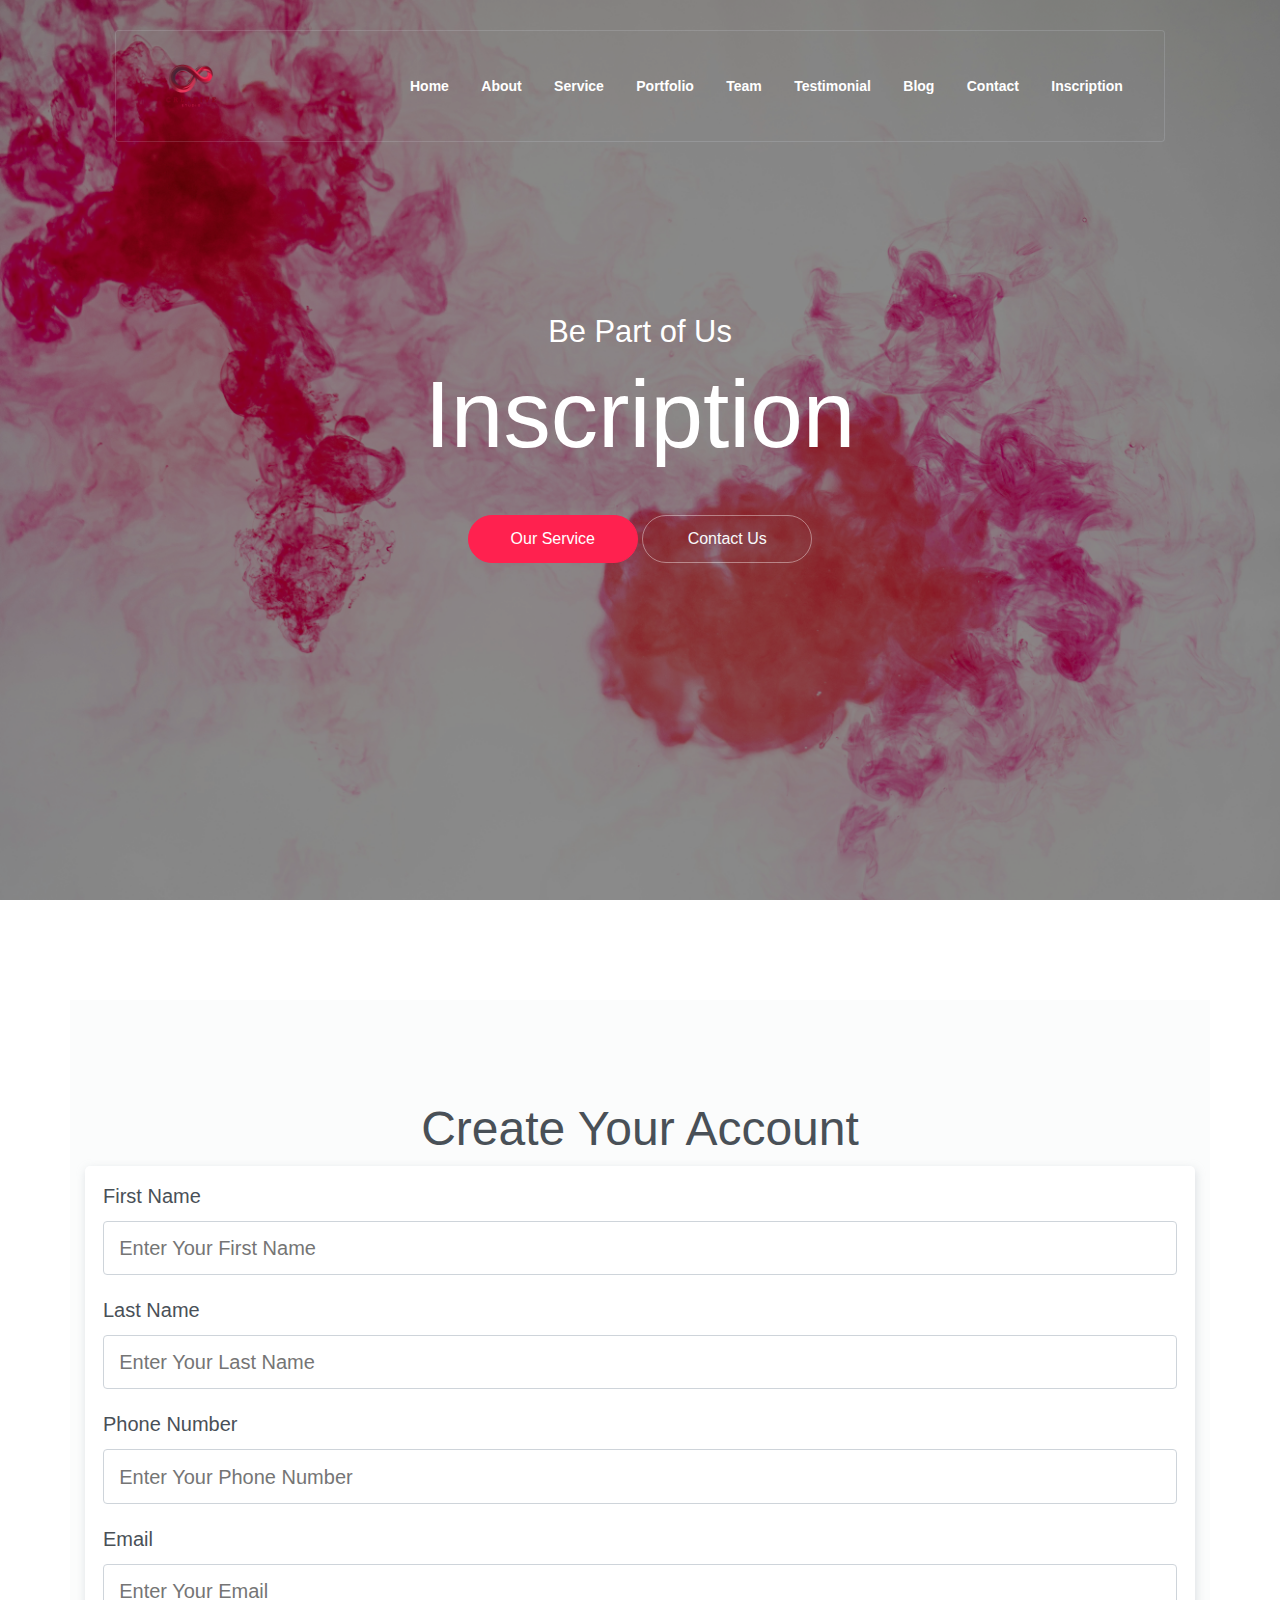
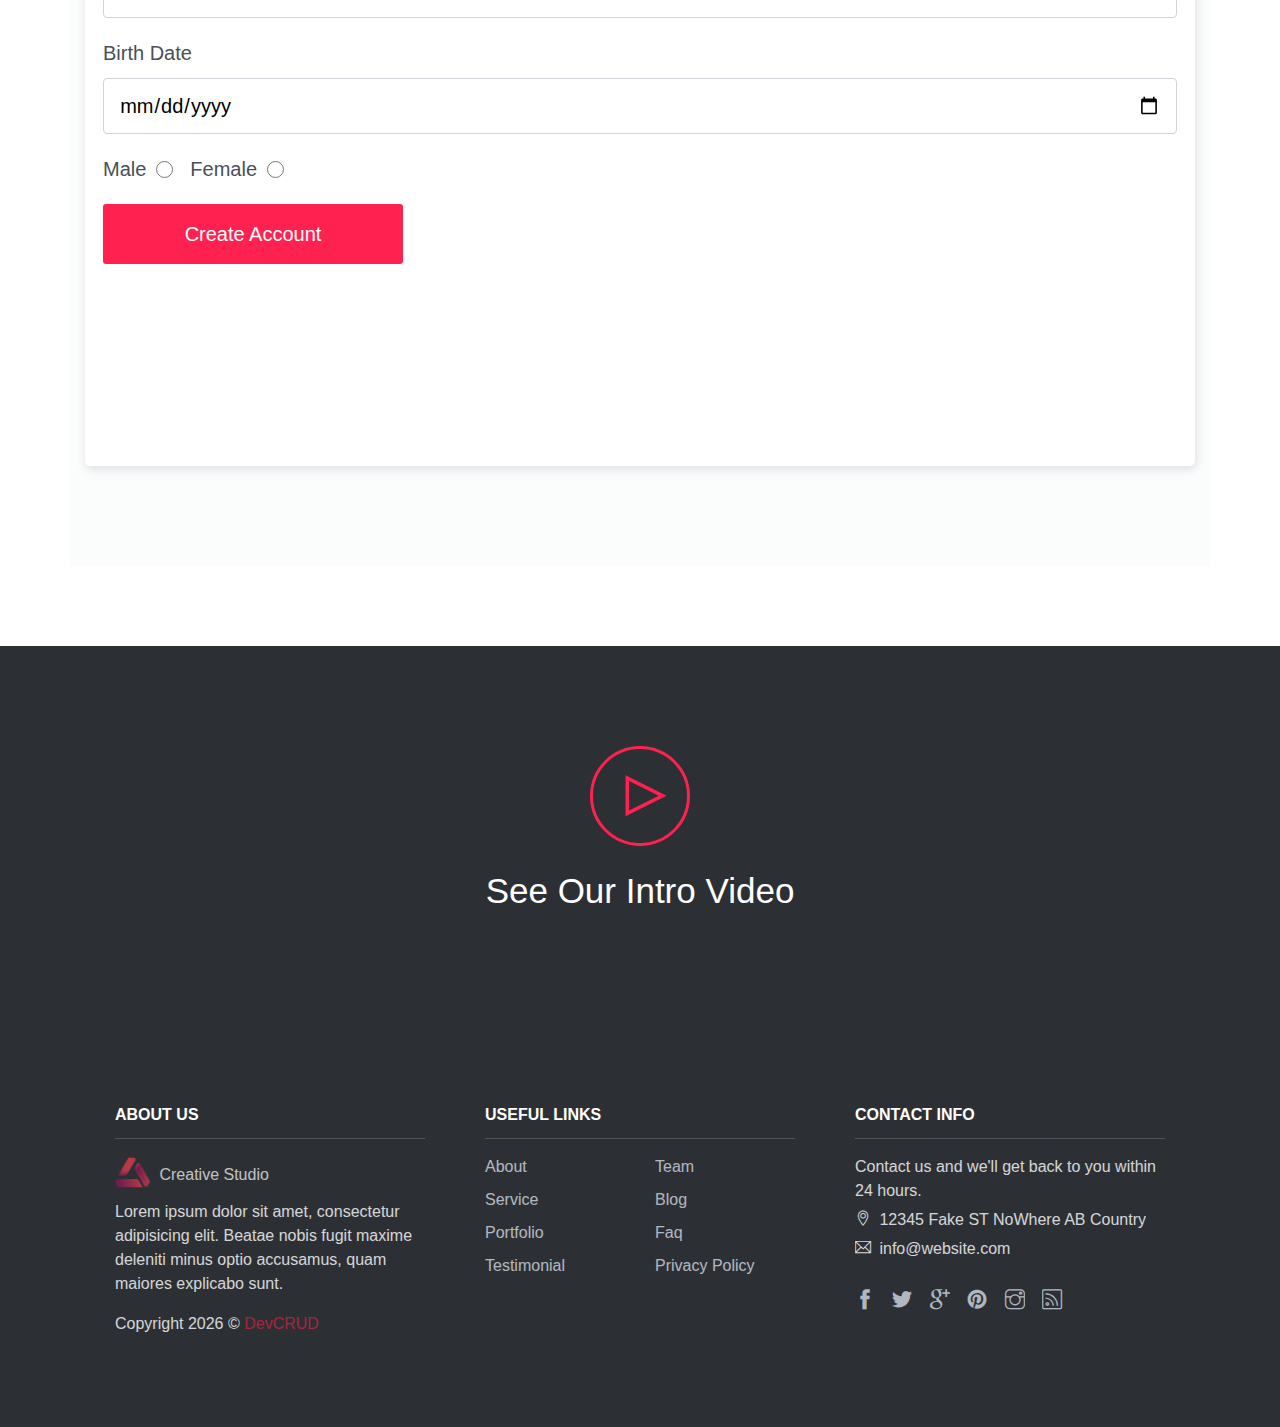
<file: inscription.html>
<!DOCTYPE html>
<html lang="en">
<head>
	<meta charset="utf-8">
    <meta name="viewport" content="width=device-width, initial-scale=1, shrink-to-fit=no">
    <meta name="description" content="Start your development with Creative Studio landing page.">
    <meta name="author" content="Devcrud">
    <title>Creative Studio | Free Bootstrap 4.3.x template</title>

    <!-- font icons -->
    <link rel="stylesheet" href="assets/vendors/themify-icons/css/themify-icons.css">

    <!-- Bootstrap + Creative Studio main styles -->
	<link rel="stylesheet" href="assets/css/creative-studio.css">
    
    <!-- Link du fichier css pour styler la page d'inscription -->
    <link rel="stylesheet" href="assets/css/inscriptionstyle.css"> 

</head>
<body data-spy="scroll" data-target=".navbar" data-offset="40" id="home" class="inscription-img">

    <!-- Page Navigation -->
    <nav class="navbar custom-navbar navbar-expand-lg navbar-dark" data-spy="affix" data-offset-top="20">
        <div class="container">
            <a class="navbar-brand" href="#">
                <img src="assets/imgs/newlogo.png">
            </a>
            <button class="navbar-toggler" type="button" data-toggle="collapse" data-target="#navbarSupportedContent" aria-controls="navbarSupportedContent" aria-expanded="false" aria-label="Toggle navigation">
                <span></span>
            </button>

            <div class="collapse navbar-collapse" id="navbarSupportedContent">
                <ul class="navbar-nav ml-auto">
                    <li class="nav-item">
                        <a class="nav-link" href="index.html">Home</a>
                    </li>
                    <li class="nav-item">
                        <a class="nav-link" href="about.html">About</a>
                    </li>
                    <li class="nav-item">
                        <a class="nav-link" href="service.html">Service</a>
                    </li>
                    <li class="nav-item">
                        <a class="nav-link" href="portfolio.html">Portfolio</a>
                    </li>
                    <li class="nav-item">
                        <a class="nav-link" href="team.html">Team</a>
                    </li>
                    <li class="nav-item">
                        <a class="nav-link" href="testimonial.html">Testimonial</a>
                    </li>
                    <li class="nav-item">
                        <a class="nav-link" href="blog.html">Blog</a>
                    </li>
                    <li class="nav-item">
                        <a class="nav-link" href="contact.html">Contact</a>
                    </li>
                    <li class="nav-item">
                        <a class="nav-link" href="inscription.html">Inscription</a>
                    </li>
                </ul>
            </div>
        </div>
    </nav>
    <!-- End Of Page Navigation -->


    
     <!-- Page Header -->
     <header class="header">
        <div class="overlay">
            <h6 class="subtitle">Be Part of Us</h6>
            <h1 class="title">Inscription</h1>
            <div class="buttons text-center">
                <a href="service.html" class="btn btn-primary rounded w-lg btn-lg my-1">Our Service</a>
                <a href="contact.html" class="btn btn-outline-light rounded w-lg btn-lg my-1">Contact Us</a>
            </div>              
        </div>      
    </header>
    <!-- End Of Page Header -->

<section class="inscription-container container">
    
    <h1 class="head-style">Create Your Account</h1>
    
    <form action="#" method="post" class="form-styles">
        
        <label for="first name" class="label-style">First Name</label>
        <input  id="first name" type="text" placeholder="Enter Your First Name" class="input-style" required>
        
        <label for="last name" class="label-style">Last Name</label>
        <input id="last name" type="text" placeholder="Enter Your Last Name" class="input-style" required>

        <label for="phone" class="label-style">Phone Number</label>
        <input id="phone" type="tel" placeholder="Enter Your Phone Number" class="input-style" required>

        <label for="email" class="label-style">Email</label>
        <input id="email" type="email" placeholder="Enter Your Email" class="input-style" required>

        <label for="date" class="label-style">Birth Date</label>
        <input id="date" type="date" placeholder="Enter Your Birth Date" class="input-style" required>
         
        <div class="icn-dvn">
            <label class="rdio-style"  for="Male">Male</label>
            <input class="icn-styles" type="radio" id="Male" name="Gndr" value="Male">

            <label class="rdio-style"  for="Female">Female</label>
            <input class="icn-styles" type="radio" id="Female" name="Gndr" value="Female">
        </div>
        
        <div>
            <input type="submit" value="Create Account" class="Sub-style">
        </div>




    </form>


</section> 


<!-- Video Section -->
<section class="has-bg-img py-lg">
    <div class="container text-center">

        <!-- Button trigger modal -->
        <button type="button" class="btn btn-outline-primary play-control" data-toggle="modal" data-target="#exampleModalCenter">
          <i class="ti-control-play" ></i>
        </button>
        <h6 class="section-title mt-4">See Our Intro Video</h6>

    </div>
</section>
<!-- End of Video Section -->

<!-- Modal -->
<div class="modal fade" id="exampleModalCenter" tabindex="-1" role="dialog" aria-labelledby="exampleModalCenterTitle" aria-hidden="true">
    <div class="modal-dialog modal-lg modal-dialog-centered" role="document">
        <div class="modal-content">
            <iframe width="100%" height="475" src="https://www.youtube.com/embed/TP4THzsAa3M" frameborder="0" allowfullscreen></iframe>
        </div>
    </div>
</div>
<!-- end of modal -->

<section class="has-bg-img py-0">
    <div class="container">
        <div class="footer">
            <div class="footer-lists">
                <ul class="list">
                    <li class="list-head">
                        <h6 class="font-weight-bold">ABOUT US</h6>
                    </li>
                    <li class="list-body">
                        <a href="#" class="logo">
                            <img src="assets/imgs/logo.png" alt="Download free bootstrap 4 landing page, free boootstrap 4 templates, Download free bootstrap 4.1 landing page, free boootstrap 4.1.1 templates, Creative studio Landing page">
                            <h6>Creative Studio</h6>
                        </a>
                        <p>Lorem ipsum dolor sit amet, consectetur adipisicing elit. Beatae nobis fugit maxime deleniti minus optio accusamus, quam maiores explicabo sunt.</p> 
                        <p class="mt-3">
                            Copyright <script>document.write(new Date().getFullYear())</script> &copy; <a class="d-inline text-primary" href="http://www.devcrud.com">DevCRUD</a>
                        </p>                   
                    </li>
                </ul>
                <ul class="list">
                    <li class="list-head">
                        <h6 class="font-weight-bold">USEFUL LINKS</h6>
                    </li>
                    <li class="list-body">
                        <div class="row">
                            <div class="col">
                                <a href="#about">About</a>
                                <a href="#service">Service</a>
                                <a href="#portfolio">Portfolio</a>
                                <a href="#testmonail">Testimonial</a>
                            </div>
                            <div class="col">
                                <a href="#team">Team</a>
                                <a href="#blog">Blog</a>
                                <a href="#">Faq</a>
                                <a href="#">Privacy Policy</a>                  
                            </div>
                        </div>
                    </li>
                </ul>
                <ul class="list">
                    <li class="list-head">
                        <h6 class="font-weight-bold">CONTACT INFO</h6>
                    </li>
                    <li class="list-body">
                        <p>Contact us and we'll get back to you within 24 hours.</p>
                        <p><i class="ti-location-pin"></i> 12345 Fake ST NoWhere AB Country</p>
                        <p><i class="ti-email"></i>  info@website.com</p>
                        <div class="social-links">
                            <a href="javascript:void(0)" class="link"><i class="ti-facebook"></i></a>
                            <a href="javascript:void(0)" class="link"><i class="ti-twitter-alt"></i></a>
                            <a href="javascript:void(0)" class="link"><i class="ti-google"></i></a>
                            <a href="javascript:void(0)" class="link"><i class="ti-pinterest-alt"></i></a>
                            <a href="javascript:void(0)" class="link"><i class="ti-instagram"></i></a>
                            <a href="javascript:void(0)" class="link"><i class="ti-rss"></i></a>
                        </div>
                    </li>
                </ul>
            </div>
        </div>    
    </div>
</section>   

<!-- core  -->
<script src="assets/vendors/jquery/jquery-3.4.1.js"></script>
<script src="assets/vendors/bootstrap/bootstrap.bundle.js"></script>

<!-- bootstrap affix -->
<script src="assets/vendors/bootstrap/bootstrap.affix.js"></script>

<!-- Creative Studio js -->
<script src="assets/js/creative-studio.js"></script>

</body>
</html>
</file>
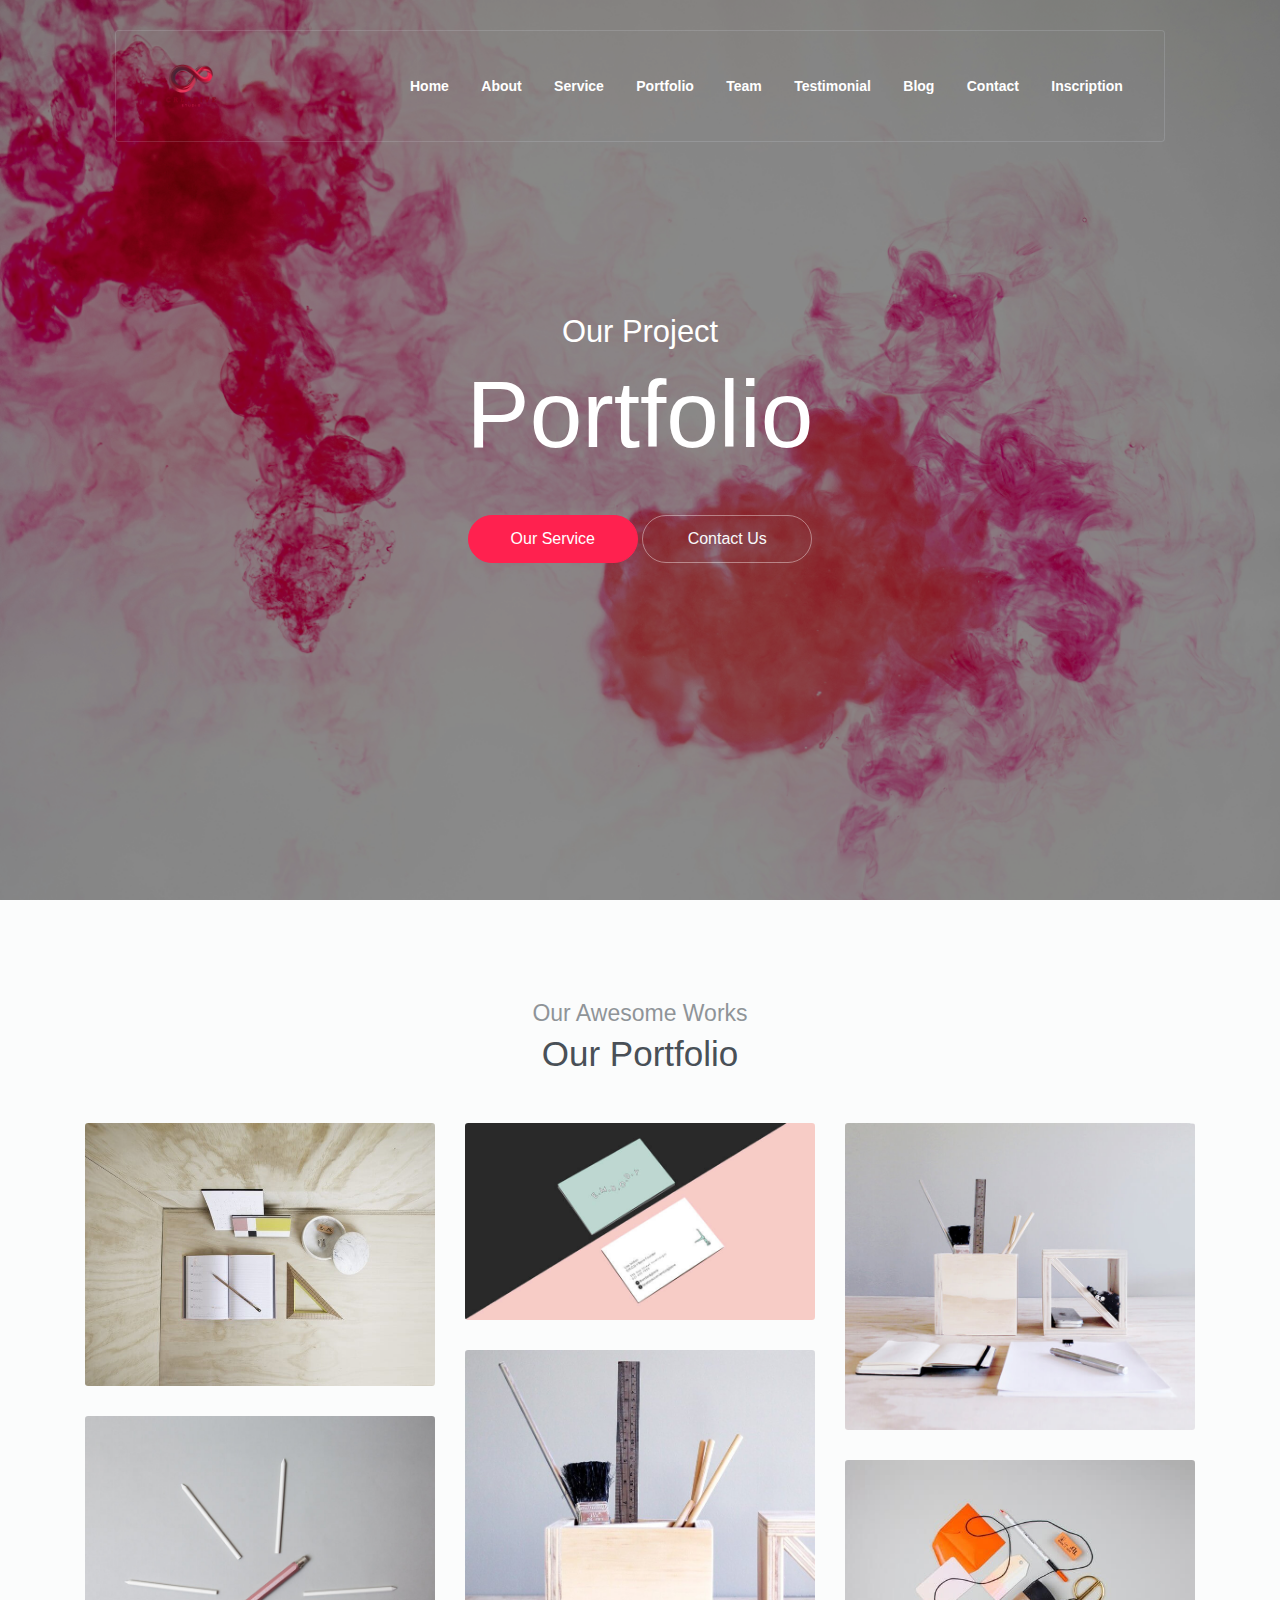
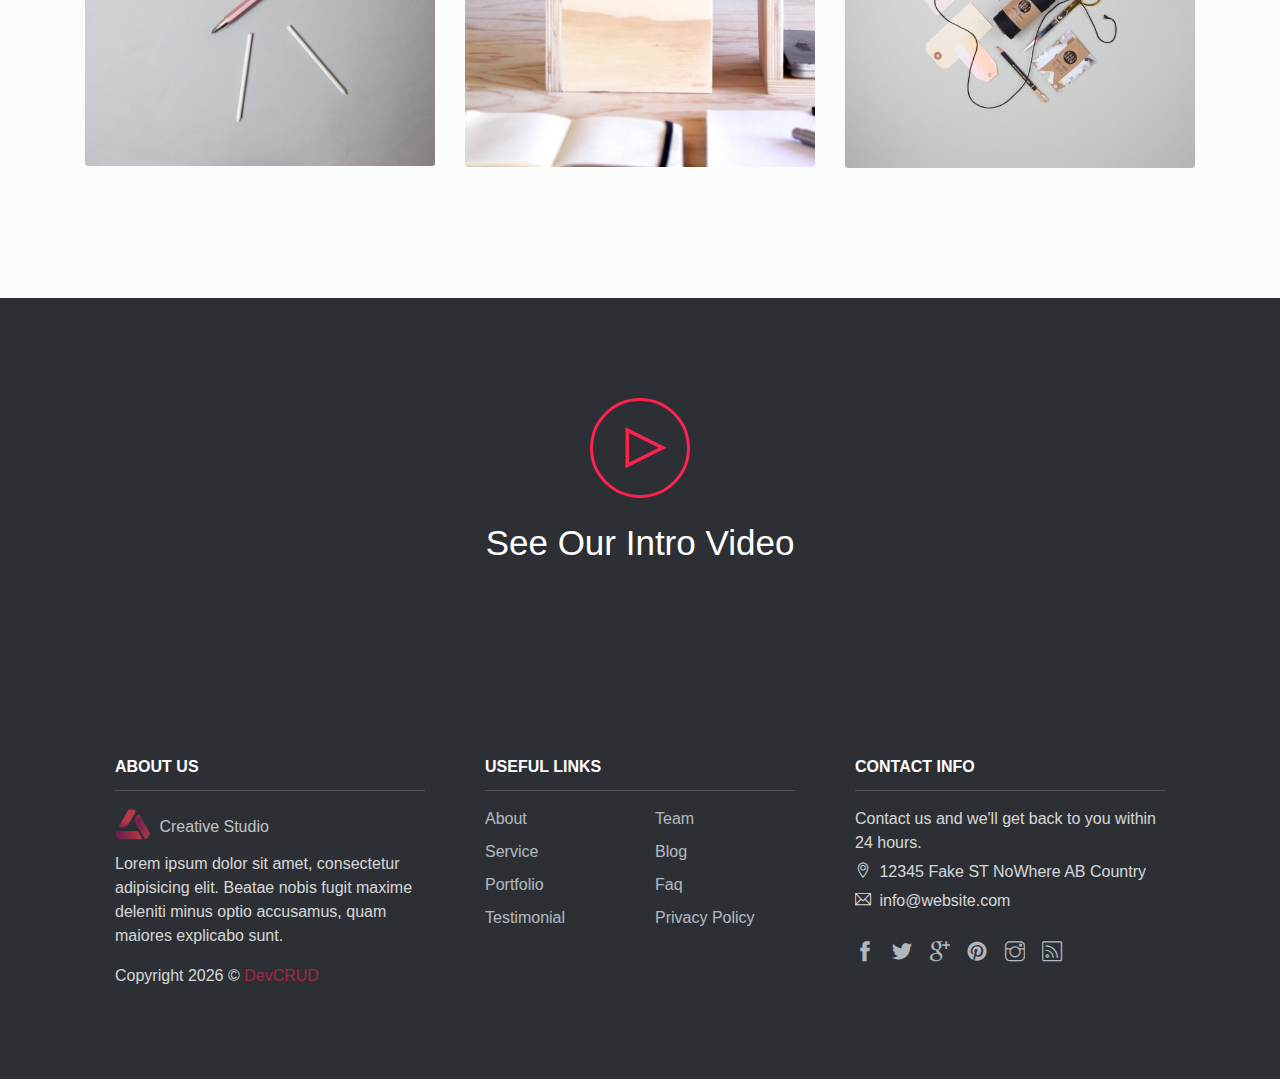
<file: portfolio.html>
<!DOCTYPE html>
<html lang="en">
<head>
	<meta charset="utf-8">
    <meta name="viewport" content="width=device-width, initial-scale=1, shrink-to-fit=no">
    <meta name="description" content="Start your development with Creative Studio landing page.">
    <meta name="author" content="Devcrud">
    <title>Creative Studio | Free Bootstrap 4.3.x template</title>

    <!-- font icons -->
    <link rel="stylesheet" href="assets/vendors/themify-icons/css/themify-icons.css">

    <!-- Bootstrap + Creative Studio main styles -->
	<link rel="stylesheet" href="assets/css/creative-studio.css">

</head>
<body data-spy="scroll" data-target=".navbar" data-offset="40" id="home" class="portfolio-img">

    <!-- Page Navigation -->
    <nav class="navbar custom-navbar navbar-expand-lg navbar-dark" data-spy="affix" data-offset-top="20">
        <div class="container">
            <a class="navbar-brand" href="#">
                <img src="assets/imgs/newlogo.png">
            </a>
            <button class="navbar-toggler" type="button" data-toggle="collapse" data-target="#navbarSupportedContent" aria-controls="navbarSupportedContent" aria-expanded="false" aria-label="Toggle navigation">
                <span></span>
            </button>

            <div class="collapse navbar-collapse" id="navbarSupportedContent">
                <ul class="navbar-nav ml-auto">
                    <li class="nav-item">
                        <a class="nav-link" href="index.html">Home</a>
                    </li>
                    <li class="nav-item">
                        <a class="nav-link" href="about.html">About</a>
                    </li>
                    <li class="nav-item">
                        <a class="nav-link" href="service.html">Service</a>
                    </li>
                    <li class="nav-item">
                        <a class="nav-link" href="portfolio.html">Portfolio</a>
                    </li>
                    <li class="nav-item">
                        <a class="nav-link" href="team.html">Team</a>
                    </li>
                    <li class="nav-item">
                        <a class="nav-link" href="testimonial.html">Testimonial</a>
                    </li>
                    <li class="nav-item">
                        <a class="nav-link" href="blog.html">Blog</a>
                    </li>
                    <li class="nav-item">
                        <a class="nav-link" href="contact.html">Contact</a>
                    </li>
                    <li class="nav-item">
                        <a class="nav-link" href="inscription.html">Inscription</a>
                    </li>
                </ul>
            </div>
        </div>
    </nav>
    <!-- End Of Page Navigation -->


    
     <!-- Page Header -->
     <header class="header">
        <div class="overlay">
            <h6 class="subtitle">Our Project</h6>
            <h1 class="title">Portfolio</h1>
            <div class="buttons text-center">
                <a href="service.html" class="btn btn-primary rounded w-lg btn-lg my-1">Our Service</a>
                <a href="contact.html" class="btn btn-outline-light rounded w-lg btn-lg my-1">Contact Us</a>
            </div>              
        </div>      
    </header>
    <!-- End Of Page Header -->

<section id="portfolio">
    <div class="container text-center">
        <h6 class="section-subtitle">Our Awesome Works</h6>
        <h6 class="section-title mb-5">Our Portfolio</h6>
        <div class="row">
            <div class="col-sm-4">
                <div class="img-wrapper">
                    <img src="assets/imgs/folio-1.jpg" alt="Download free bootstrap 4 landing page, free boootstrap 4 templates, Download free bootstrap 4.1 landing page, free boootstrap 4.1.1 templates, Creative studio Landing page">
                    <div class="overlay">
                        <div class="overlay-infos">
                            <h5>Project Title</h5>
                            <a href="javascript:void(0)"><i class="ti-zoom-in"></i></a>
                            <a href="javascript:void(0)"><i class="ti-link"></i></a>
                        </div>  
                    </div>
                </div>
                <div class="img-wrapper">
                    <img src="assets/imgs/folio-2.jpg" alt="Download free bootstrap 4 landing page, free boootstrap 4 templates, Download free bootstrap 4.1 landing page, free boootstrap 4.1.1 templates, Creative studio Landing page">
                    <div class="overlay">
                        <div class="overlay-infos">
                            <h5>Project Title</h5>
                            <a href="javascript:void(0)"><i class="ti-zoom-in"></i></a>
                            <a href="javascript:void(0)"><i class="ti-link"></i></a>
                        </div>                              
                    </div>
                </div>                  
            </div>
            <div class="col-sm-4">
                <div class="img-wrapper">
                    <img src="assets/imgs/folio-3.jpg" alt="Download free bootstrap 4 landing page, free boootstrap 4 templates, Download free bootstrap 4.1 landing page, free boootstrap 4.1.1 templates, Creative studio Landing page">
                    <div class="overlay">
                        <div class="overlay-infos">
                            <h5>Project Title</h5>
                            <a href="javascript:void(0)"><i class="ti-zoom-in"></i></a>
                            <a href="javascript:void(0)"><i class="ti-link"></i></a>
                        </div>  
                    </div>
                </div>
                <div class="img-wrapper">
                    <img src="assets/imgs/folio-4.jpg" alt="Download free bootstrap 4 landing page, free boootstrap 4 templates, Download free bootstrap 4.1 landing page, free boootstrap 4.1.1 templates, Creative studio Landing page">
                    <div class="overlay">
                        <div class="overlay-infos">
                            <h5>Project Title</h5>
                            <a href="javascript:void(0)"><i class="ti-zoom-in"></i></a>
                            <a href="javascript:void(0)"><i class="ti-link"></i></a>
                        </div>                              
                    </div>
                </div>                  
            </div>
            <div class="col-sm-4">
                <div class="img-wrapper">
                    <img src="assets/imgs/folio-5.jpg" alt="Download free bootstrap 4 landing page, free boootstrap 4 templates, Download free bootstrap 4.1 landing page, free boootstrap 4.1.1 templates, Creative studio Landing page">
                    <div class="overlay">
                        <div class="overlay-infos">
                            <h5>Project Title</h5>
                            <a href="javascript:void(0)"><i class="ti-zoom-in"></i></a>
                            <a href="javascript:void(0)"><i class="ti-link"></i></a>
                        </div>  
                    </div>
                </div>
                <div class="img-wrapper">
                    <img src="assets/imgs/folio-6.jpg" alt="Download free bootstrap 4 landing page, free boootstrap 4 templates, Download free bootstrap 4.1 landing page, free boootstrap 4.1.1 templates, Creative studio Landing page">
                    <div class="overlay">
                        <div class="overlay-infos">
                            <h5>Project Title</h5>
                            <a href="javascript:void(0)"><i class="ti-zoom-in"></i></a>
                            <a href="javascript:void(0)"><i class="ti-link"></i></a>
                        </div>                              
                    </div>
                </div>                  
            </div>
        </div>
    </div>
</section>

<!-- Video Section -->
<section class="has-bg-img py-lg">
    <div class="container text-center">

        <!-- Button trigger modal -->
        <button type="button" class="btn btn-outline-primary play-control" data-toggle="modal" data-target="#exampleModalCenter">
          <i class="ti-control-play" ></i>
        </button>
        <h6 class="section-title mt-4">See Our Intro Video</h6>

    </div>
</section>
<!-- End of Video Section -->

<!-- Modal -->
<div class="modal fade" id="exampleModalCenter" tabindex="-1" role="dialog" aria-labelledby="exampleModalCenterTitle" aria-hidden="true">
    <div class="modal-dialog modal-lg modal-dialog-centered" role="document">
        <div class="modal-content">
            <iframe width="100%" height="475" src="https://www.youtube.com/embed/TP4THzsAa3M" frameborder="0" allowfullscreen></iframe>
        </div>
    </div>
</div>
<!-- end of modal -->

<section class="has-bg-img py-0">
    <div class="container">
        <div class="footer">
            <div class="footer-lists">
                <ul class="list">
                    <li class="list-head">
                        <h6 class="font-weight-bold">ABOUT US</h6>
                    </li>
                    <li class="list-body">
                        <a href="#" class="logo">
                            <img src="assets/imgs/logo.png" alt="Download free bootstrap 4 landing page, free boootstrap 4 templates, Download free bootstrap 4.1 landing page, free boootstrap 4.1.1 templates, Creative studio Landing page">
                            <h6>Creative Studio</h6>
                        </a>
                        <p>Lorem ipsum dolor sit amet, consectetur adipisicing elit. Beatae nobis fugit maxime deleniti minus optio accusamus, quam maiores explicabo sunt.</p> 
                        <p class="mt-3">
                            Copyright <script>document.write(new Date().getFullYear())</script> &copy; <a class="d-inline text-primary" href="http://www.devcrud.com">DevCRUD</a>
                        </p>                   
                    </li>
                </ul>
                <ul class="list">
                    <li class="list-head">
                        <h6 class="font-weight-bold">USEFUL LINKS</h6>
                    </li>
                    <li class="list-body">
                        <div class="row">
                            <div class="col">
                                <a href="#about">About</a>
                                <a href="#service">Service</a>
                                <a href="#portfolio">Portfolio</a>
                                <a href="#testmonail">Testimonial</a>
                            </div>
                            <div class="col">
                                <a href="#team">Team</a>
                                <a href="#blog">Blog</a>
                                <a href="#">Faq</a>
                                <a href="#">Privacy Policy</a>                  
                            </div>
                        </div>
                    </li>
                </ul>
                <ul class="list">
                    <li class="list-head">
                        <h6 class="font-weight-bold">CONTACT INFO</h6>
                    </li>
                    <li class="list-body">
                        <p>Contact us and we'll get back to you within 24 hours.</p>
                        <p><i class="ti-location-pin"></i> 12345 Fake ST NoWhere AB Country</p>
                        <p><i class="ti-email"></i>  info@website.com</p>
                        <div class="social-links">
                            <a href="javascript:void(0)" class="link"><i class="ti-facebook"></i></a>
                            <a href="javascript:void(0)" class="link"><i class="ti-twitter-alt"></i></a>
                            <a href="javascript:void(0)" class="link"><i class="ti-google"></i></a>
                            <a href="javascript:void(0)" class="link"><i class="ti-pinterest-alt"></i></a>
                            <a href="javascript:void(0)" class="link"><i class="ti-instagram"></i></a>
                            <a href="javascript:void(0)" class="link"><i class="ti-rss"></i></a>
                        </div>
                    </li>
                </ul>
            </div>
        </div>    
    </div>
</section>

<!-- core  -->
<script src="assets/vendors/jquery/jquery-3.4.1.js"></script>
<script src="assets/vendors/bootstrap/bootstrap.bundle.js"></script>

<!-- bootstrap affix -->
<script src="assets/vendors/bootstrap/bootstrap.affix.js"></script>

<!-- Creative Studio js -->
<script src="assets/js/creative-studio.js"></script>

</body>
</html>
</file>
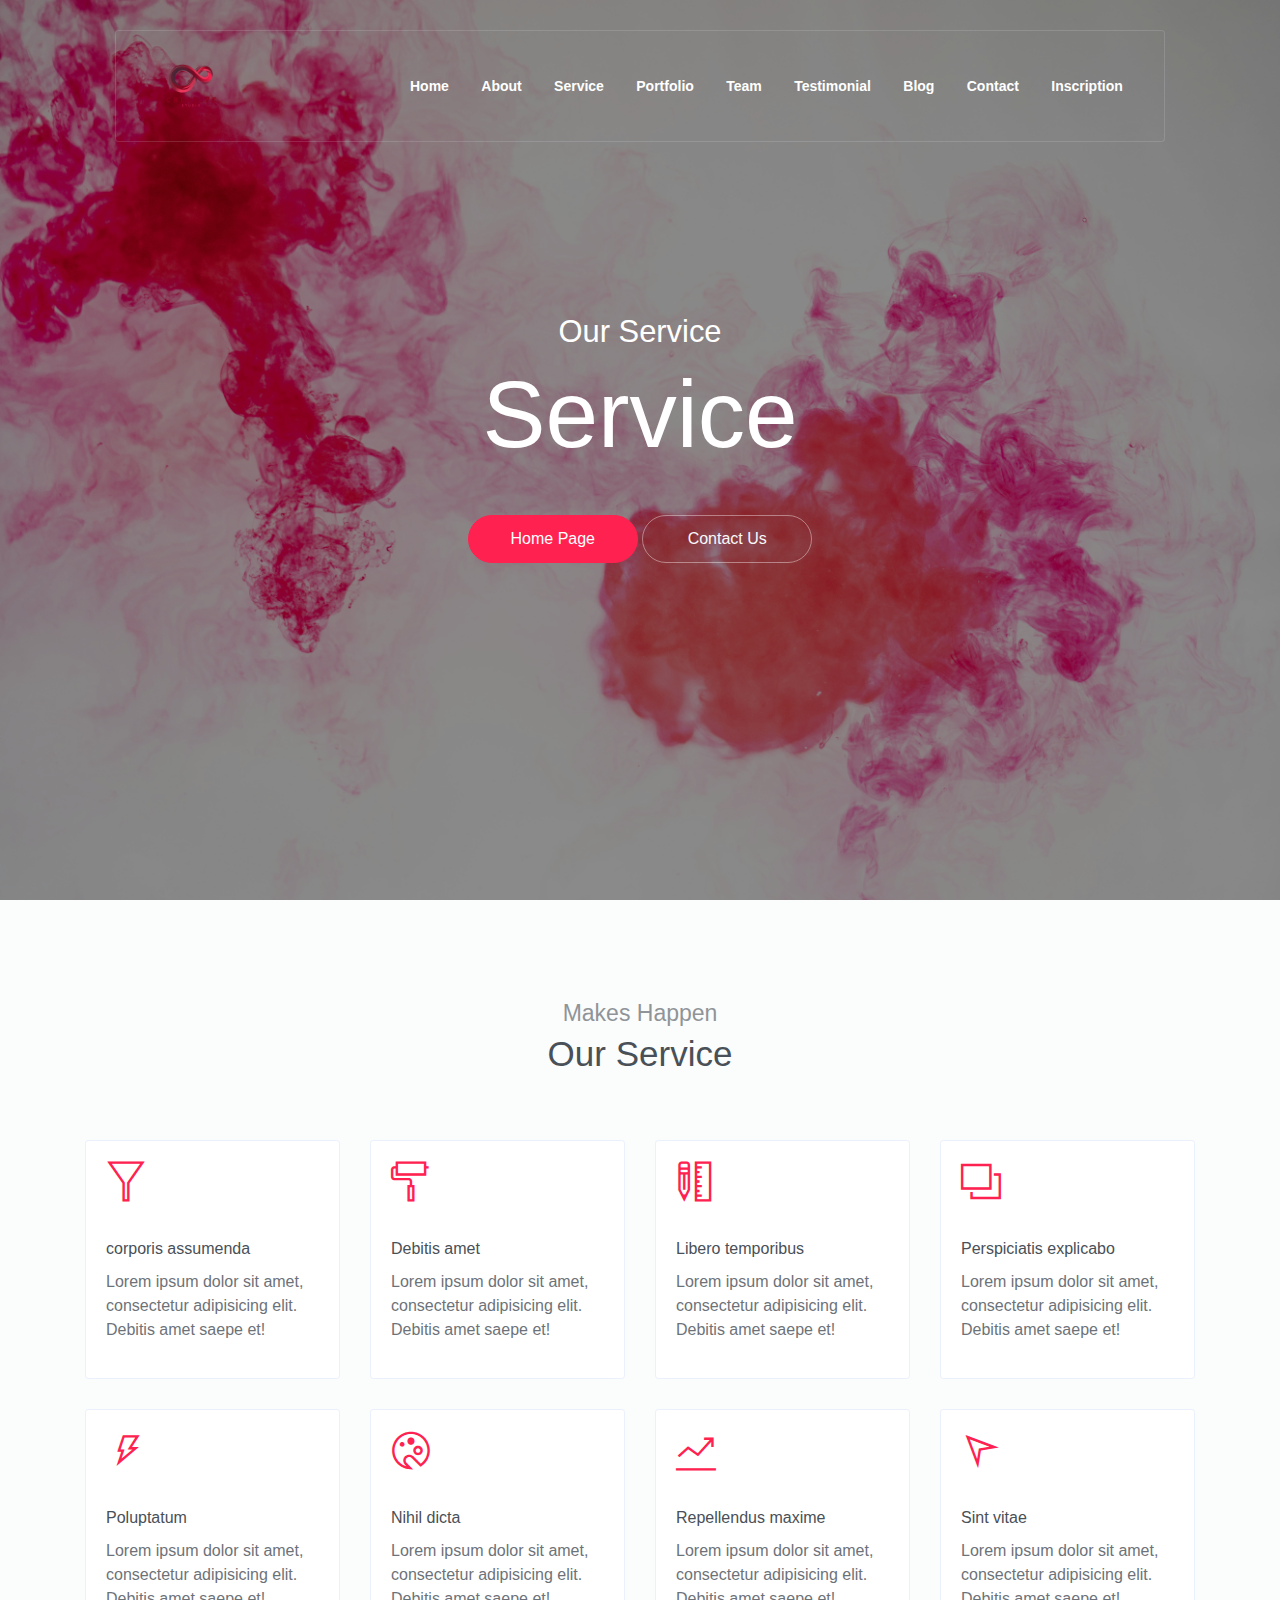
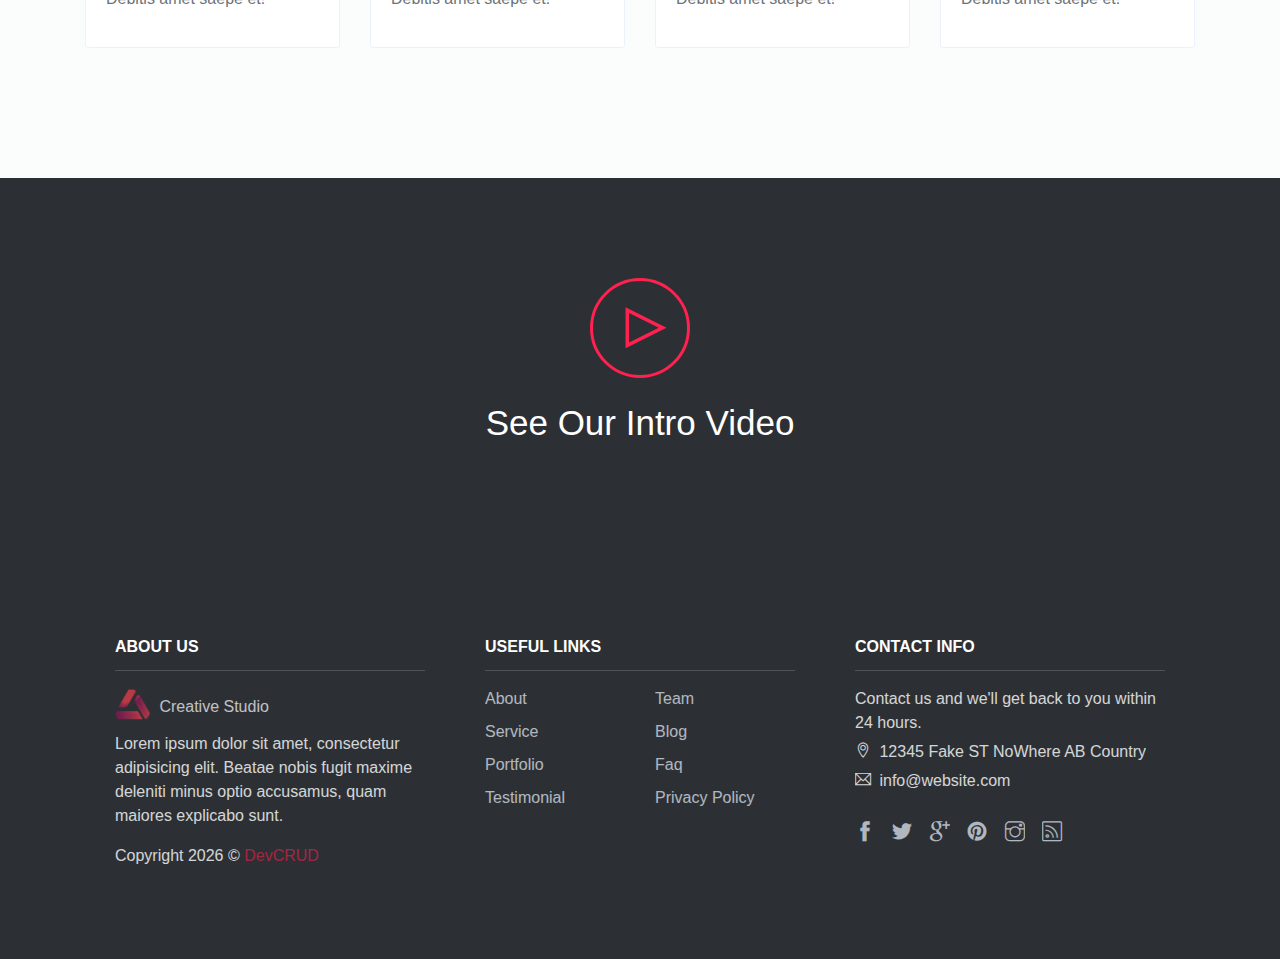
<file: service.html>
<!DOCTYPE html>
<html lang="en">
<head>
	<meta charset="utf-8">
    <meta name="viewport" content="width=device-width, initial-scale=1, shrink-to-fit=no">
    <meta name="description" content="Start your development with Creative Studio landing page.">
    <meta name="author" content="Devcrud">
    <title>Creative Studio | Free Bootstrap 4.3.x template</title>

    <!-- font icons -->
    <link rel="stylesheet" href="assets/vendors/themify-icons/css/themify-icons.css">

    <!-- Bootstrap + Creative Studio main styles -->
	<link rel="stylesheet" href="assets/css/creative-studio.css">

</head>
<body data-spy="scroll" data-target=".navbar" data-offset="40" id="home" class="service-img">

    <!-- Page Navigation -->
    <nav class="navbar custom-navbar navbar-expand-lg navbar-dark" data-spy="affix" data-offset-top="20">
        <div class="container">
            <a class="navbar-brand" href="#">
                <img src="assets/imgs/newlogo.png">
            </a>
            <button class="navbar-toggler" type="button" data-toggle="collapse" data-target="#navbarSupportedContent" aria-controls="navbarSupportedContent" aria-expanded="false" aria-label="Toggle navigation">
                <span></span>
            </button>

            <div class="collapse navbar-collapse" id="navbarSupportedContent">
                <ul class="navbar-nav ml-auto">
                    <li class="nav-item">
                        <a class="nav-link" href="index.html">Home</a>
                    </li>
                    <li class="nav-item">
                        <a class="nav-link" href="about.html">About</a>
                    </li>
                    <li class="nav-item">
                        <a class="nav-link" href="service.html">Service</a>
                    </li>
                    <li class="nav-item">
                        <a class="nav-link" href="portfolio.html">Portfolio</a>
                    </li>
                    <li class="nav-item">
                        <a class="nav-link" href="team.html">Team</a>
                    </li>
                    <li class="nav-item">
                        <a class="nav-link" href="testimonial.html">Testimonial</a>
                    </li>
                    <li class="nav-item">
                        <a class="nav-link" href="blog.html">Blog</a>
                    </li>
                    <li class="nav-item">
                        <a class="nav-link" href="contact.html">Contact</a>
                    </li>
                    <li class="nav-item">
                        <a class="nav-link" href="inscription.html">Inscription</a>
                    </li>
                </ul>
            </div>
        </div>
    </nav>
    <!-- End Of Page Navigation -->


    
     <!-- Page Header -->
     <header class="header">
        <div class="overlay">
            <h6 class="subtitle">Our Service</h6>
            <h1 class="title">Service</h1>
            <div class="buttons text-center">
                <a href="index.html" class="btn btn-primary rounded w-lg btn-lg my-1">Home Page</a>
                <a href="contact.html" class="btn btn-outline-light rounded w-lg btn-lg my-1">Contact Us</a>
            </div>              
        </div>      
    </header>
    <!-- End Of Page Header -->
    
<section id="service">
    <div class="container">
        <h6 class="section-subtitle text-center">Makes Happen</h6>
        <h5 class="section-title text-center mb-6">Our Service</h5> 
        <div class="row">
            <div class="col-sm-4 col-md-3">
                <div class="card mb-4">
                    <div class="card-body">
                        <h2 class="mb-4"><i class="ti-filter text-primary"></i></h2>
                        <h6 class="card-title">corporis assumenda</h6>
                        <p>Lorem ipsum dolor sit amet, consectetur adipisicing elit. Debitis amet saepe et!</p>
                    </div>
                </div>
            </div>
            <div class="col-sm-4 col-md-3">
                <div class="card mb-4">
                    <div class="card-body">
                        <h2 class="mb-4"><i class="ti-paint-roller text-primary"></i></h2>
                        <h6 class="card-title">Debitis amet</h6>
                        <p>Lorem ipsum dolor sit amet, consectetur adipisicing elit. Debitis amet saepe et!</p>
                    </div>
                </div>
            </div>
            <div class="col-sm-4 col-md-3">
                <div class="card mb-4">
                    <div class="card-body">
                        <h2 class="mb-4"><i class="ti-ruler-pencil text-primary"></i></h2>
                        <h6 class="card-title">Libero temporibus</h6>
                        <p>Lorem ipsum dolor sit amet, consectetur adipisicing elit. Debitis amet saepe et!</p>
                    </div>
                </div>
            </div>
            <div class="col-sm-4 col-md-3">
                <div class="card mb-4">
                    <div class="card-body">
                        <h2 class="mb-4"><i class="ti-layers text-primary"></i></h2>
                        <h6 class="card-title">Perspiciatis explicabo</h6>
                        <p>Lorem ipsum dolor sit amet, consectetur adipisicing elit. Debitis amet saepe et!</p>
                    </div>
                </div>
            </div>
            <div class="col-sm-4 col-md-3">
                <div class="card mb-4">
                    <div class="card-body">
                        <h2 class="mb-4"><i class="ti-bolt text-primary"></i></h2>
                        <h6 class="card-title">Poluptatum</h6>
                        <p>Lorem ipsum dolor sit amet, consectetur adipisicing elit. Debitis amet saepe et!</p>
                    </div>
                </div>
            </div>
            <div class="col-sm-4 col-md-3">
                <div class="card mb-4">
                    <div class="card-body">
                        <h2 class="mb-4"><i class="ti-palette text-primary"></i></h2>
                        <h6 class="card-title">Nihil dicta</h6>
                        <p>Lorem ipsum dolor sit amet, consectetur adipisicing elit. Debitis amet saepe et!</p>
                    </div>
                </div>
            </div>
            <div class="col-sm-4 col-md-3">
                <div class="card mb-4">
                    <div class="card-body">
                        <h2 class="mb-4"><i class="ti-stats-up text-primary"></i></h2>
                        <h6 class="card-title">Repellendus maxime</h6>
                        <p>Lorem ipsum dolor sit amet, consectetur adipisicing elit. Debitis amet saepe et!</p>
                    </div>
                </div>
            </div>
            <div class="col-sm-4 col-md-3">
                <div class="card mb-4">
                    <div class="card-body">
                        <h2 class="mb-4"><i class="ti-location-arrow text-primary"></i></h2>
                        <h6 class="card-title">Sint vitae</h6>
                        <p>Lorem ipsum dolor sit amet, consectetur adipisicing elit. Debitis amet saepe et!</p>
                    </div>
                </div>
            </div>

        </div>  
    </div>
</section>

<!-- Video Section -->
<section class="has-bg-img py-lg">
    <div class="container text-center">

        <!-- Button trigger modal -->
        <button type="button" class="btn btn-outline-primary play-control" data-toggle="modal" data-target="#exampleModalCenter">
          <i class="ti-control-play" ></i>
        </button>
        <h6 class="section-title mt-4">See Our Intro Video</h6>

    </div>
</section>
<!-- End of Video Section -->

<!-- Modal -->
<div class="modal fade" id="exampleModalCenter" tabindex="-1" role="dialog" aria-labelledby="exampleModalCenterTitle" aria-hidden="true">
    <div class="modal-dialog modal-lg modal-dialog-centered" role="document">
        <div class="modal-content">
            <iframe width="100%" height="475" src="https://www.youtube.com/embed/TP4THzsAa3M" frameborder="0" allowfullscreen></iframe>
        </div>
    </div>
</div>
<!-- end of modal -->

<section class="has-bg-img py-0">
    <div class="container">
        <div class="footer">
            <div class="footer-lists">
                <ul class="list">
                    <li class="list-head">
                        <h6 class="font-weight-bold">ABOUT US</h6>
                    </li>
                    <li class="list-body">
                        <a href="#" class="logo">
                            <img src="assets/imgs/logo.png" alt="Download free bootstrap 4 landing page, free boootstrap 4 templates, Download free bootstrap 4.1 landing page, free boootstrap 4.1.1 templates, Creative studio Landing page">
                            <h6>Creative Studio</h6>
                        </a>
                        <p>Lorem ipsum dolor sit amet, consectetur adipisicing elit. Beatae nobis fugit maxime deleniti minus optio accusamus, quam maiores explicabo sunt.</p> 
                        <p class="mt-3">
                            Copyright <script>document.write(new Date().getFullYear())</script> &copy; <a class="d-inline text-primary" href="http://www.devcrud.com">DevCRUD</a>
                        </p>                   
                    </li>
                </ul>
                <ul class="list">
                    <li class="list-head">
                        <h6 class="font-weight-bold">USEFUL LINKS</h6>
                    </li>
                    <li class="list-body">
                        <div class="row">
                            <div class="col">
                                <a href="#about">About</a>
                                <a href="#service">Service</a>
                                <a href="#portfolio">Portfolio</a>
                                <a href="#testmonail">Testimonial</a>
                            </div>
                            <div class="col">
                                <a href="#team">Team</a>
                                <a href="#blog">Blog</a>
                                <a href="#">Faq</a>
                                <a href="#">Privacy Policy</a>                  
                            </div>
                        </div>
                    </li>
                </ul>
                <ul class="list">
                    <li class="list-head">
                        <h6 class="font-weight-bold">CONTACT INFO</h6>
                    </li>
                    <li class="list-body">
                        <p>Contact us and we'll get back to you within 24 hours.</p>
                        <p><i class="ti-location-pin"></i> 12345 Fake ST NoWhere AB Country</p>
                        <p><i class="ti-email"></i>  info@website.com</p>
                        <div class="social-links">
                            <a href="javascript:void(0)" class="link"><i class="ti-facebook"></i></a>
                            <a href="javascript:void(0)" class="link"><i class="ti-twitter-alt"></i></a>
                            <a href="javascript:void(0)" class="link"><i class="ti-google"></i></a>
                            <a href="javascript:void(0)" class="link"><i class="ti-pinterest-alt"></i></a>
                            <a href="javascript:void(0)" class="link"><i class="ti-instagram"></i></a>
                            <a href="javascript:void(0)" class="link"><i class="ti-rss"></i></a>
                        </div>
                    </li>
                </ul>
            </div>
        </div>    
    </div>
</section>

   <!-- core  -->
   <script src="assets/vendors/jquery/jquery-3.4.1.js"></script>
   <script src="assets/vendors/bootstrap/bootstrap.bundle.js"></script>

   <!-- bootstrap affix -->
   <script src="assets/vendors/bootstrap/bootstrap.affix.js"></script>

   <!-- Creative Studio js -->
   <script src="assets/js/creative-studio.js"></script>

</body>
</html>
</file>
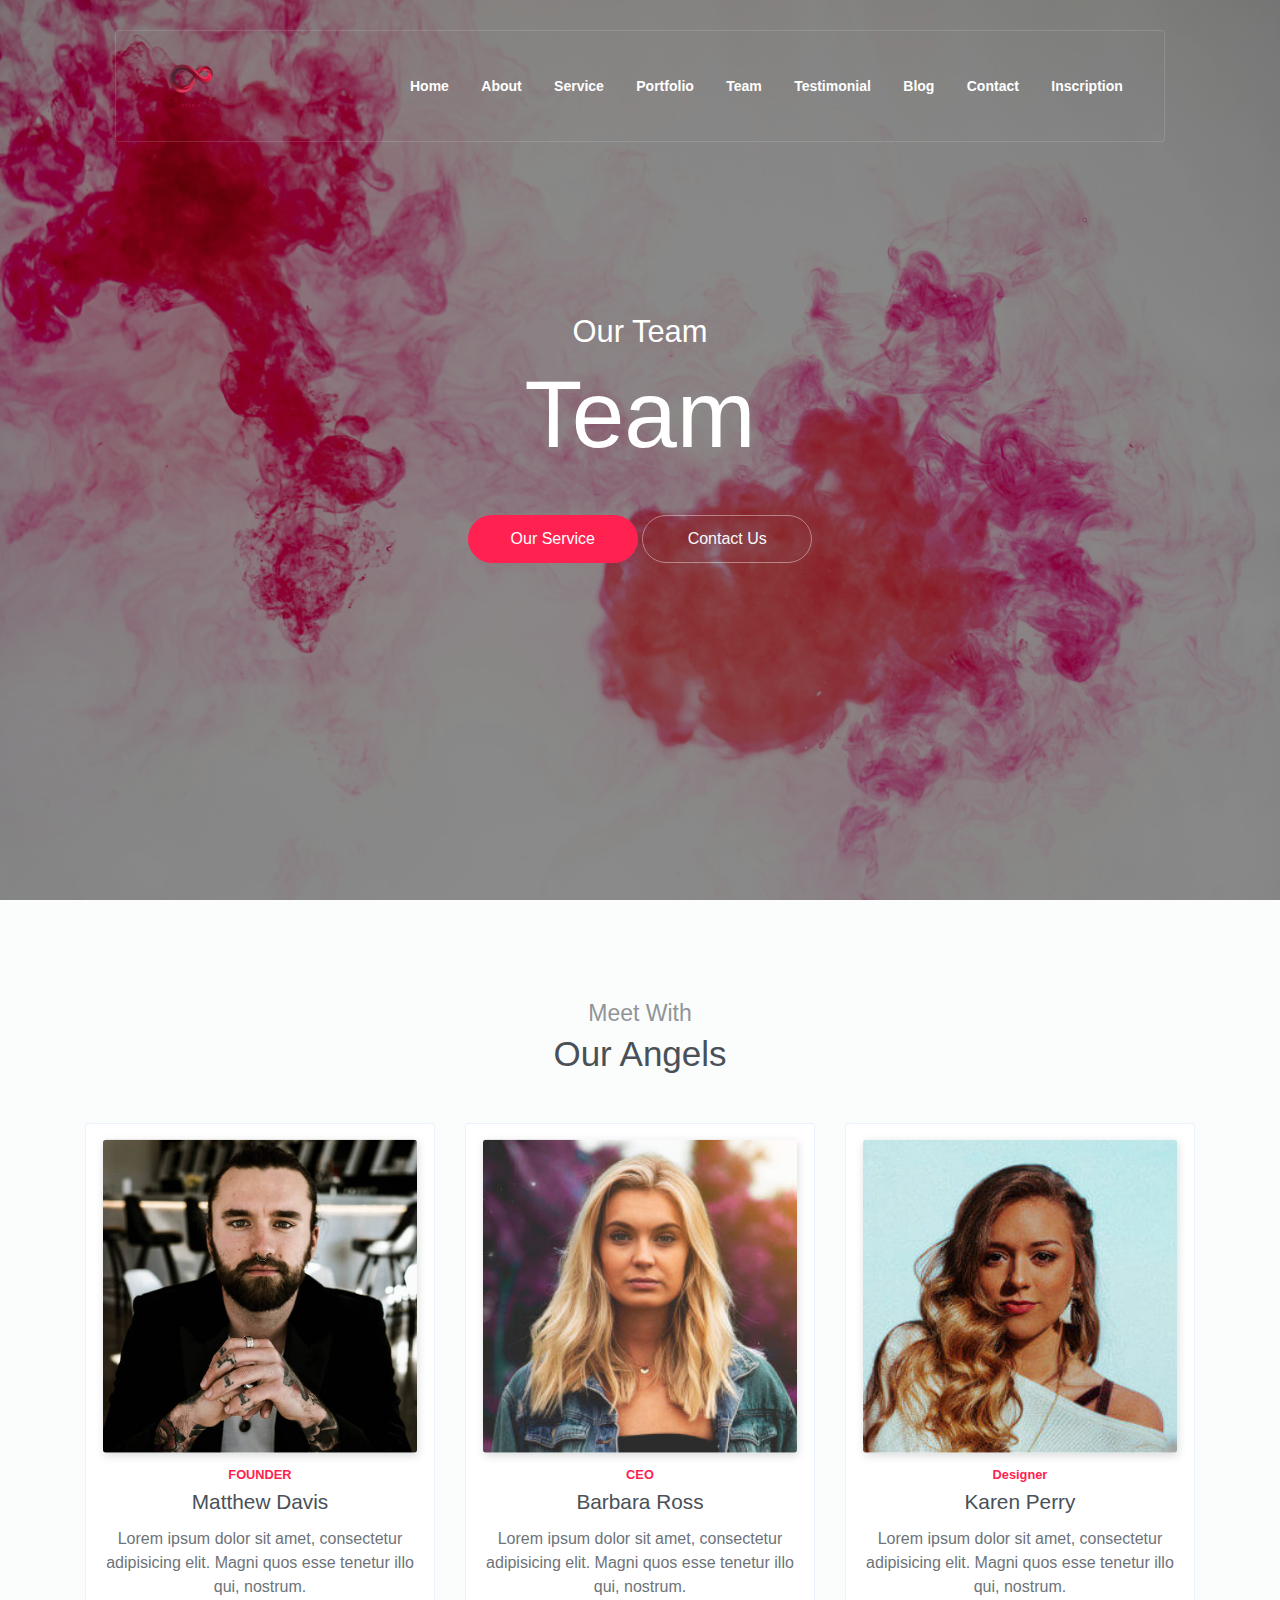
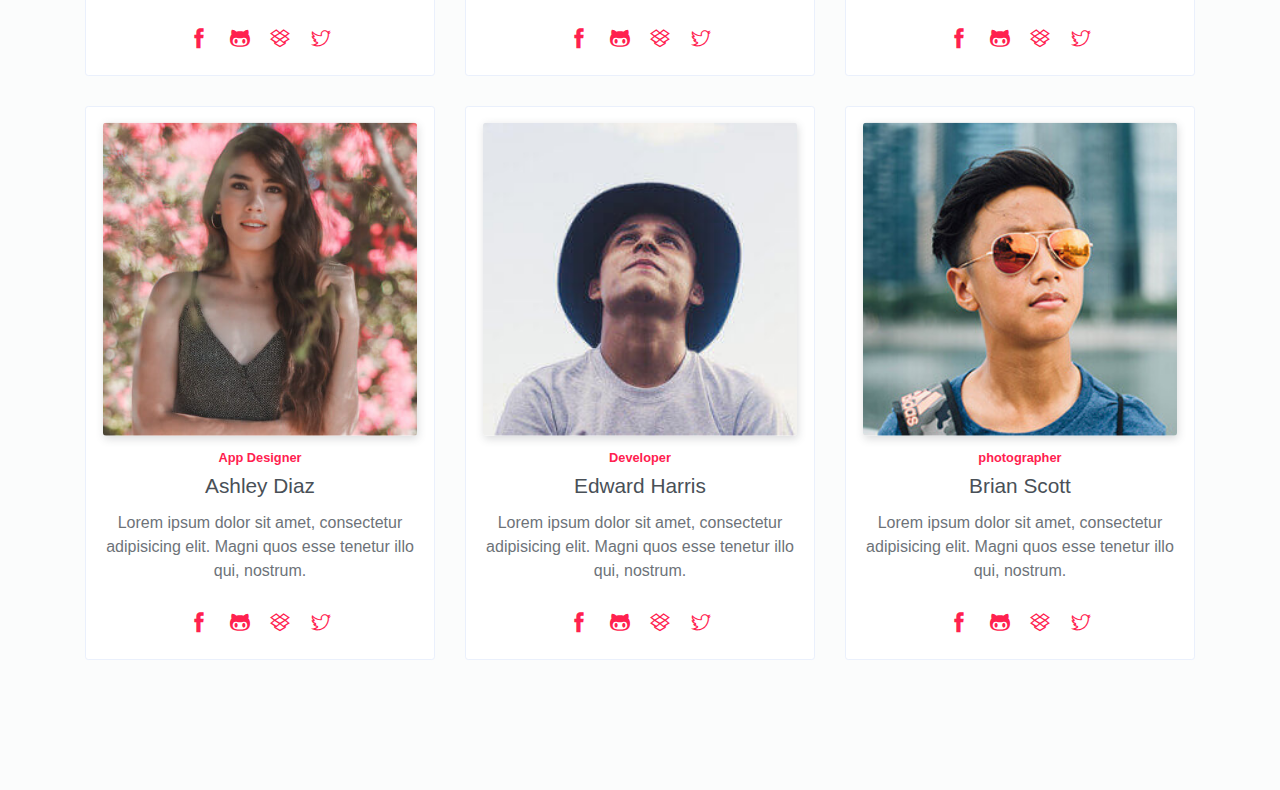
<file: team.html>
<!DOCTYPE html>
<html lang="en">
<head>
	<meta charset="utf-8">
    <meta name="viewport" content="width=device-width, initial-scale=1, shrink-to-fit=no">
    <meta name="description" content="Start your development with Creative Studio landing page.">
    <meta name="author" content="Devcrud">
    <title>Creative Studio | Free Bootstrap 4.3.x template</title>

    <!-- font icons -->
    <link rel="stylesheet" href="assets/vendors/themify-icons/css/themify-icons.css">

    <!-- Bootstrap + Creative Studio main styles -->
	<link rel="stylesheet" href="assets/css/creative-studio.css">

</head>
<body data-spy="scroll" data-target=".navbar" data-offset="40" id="home" class="team-img">

    <!-- Page Navigation -->
    <nav class="navbar custom-navbar navbar-expand-lg navbar-dark" data-spy="affix" data-offset-top="20">
        <div class="container">
            <a class="navbar-brand" href="#">
                <img src="assets/imgs/newlogo.png">
            </a>
            <button class="navbar-toggler" type="button" data-toggle="collapse" data-target="#navbarSupportedContent" aria-controls="navbarSupportedContent" aria-expanded="false" aria-label="Toggle navigation">
                <span></span>
            </button>

            <div class="collapse navbar-collapse" id="navbarSupportedContent">
                <ul class="navbar-nav ml-auto">
                    <li class="nav-item">
                        <a class="nav-link" href="index.html">Home</a>
                    </li>
                    <li class="nav-item">
                        <a class="nav-link" href="about.html">About</a>
                    </li>
                    <li class="nav-item">
                        <a class="nav-link" href="service.html">Service</a>
                    </li>
                    <li class="nav-item">
                        <a class="nav-link" href="portfolio.html">Portfolio</a>
                    </li>
                    <li class="nav-item">
                        <a class="nav-link" href="team.html">Team</a>
                    </li>
                    <li class="nav-item">
                        <a class="nav-link" href="testimonial.html">Testimonial</a>
                    </li>
                    <li class="nav-item">
                        <a class="nav-link" href="blog.html">Blog</a>
                    </li>
                    <li class="nav-item">
                        <a class="nav-link" href="contact.html">Contact</a>
                    </li>
                    <li class="nav-item">
                        <a class="nav-link" href="inscription.html">Inscription</a>
                    </li>
                </ul>
            </div>
        </div>
    </nav>
    <!-- End Of Page Navigation -->


    
     <!-- Page Header -->
     <header class="header">
        <div class="overlay">
            <h6 class="subtitle">Our Team</h6>
            <h1 class="title">Team</h1>
            <div class="buttons text-center">
                <a href="service.html" class="btn btn-primary rounded w-lg btn-lg my-1">Our Service</a>
                <a href="contact.html" class="btn btn-outline-light rounded w-lg btn-lg my-1">Contact Us</a>
            </div>              
        </div>      
    </header>
    <!-- End Of Page Header -->

<section id="team">
    <div class="container">
        <h6 class="section-subtitle text-center">Meet With</h6>
        <h6 class="section-title mb-5 text-center">Our Angels</h6>
        <div class="row">
            <div class="col-sm-6 col-md-4">
                <div class="card text-center mb-4">
                    <img class="card-img-top inset" src="assets/imgs/avatar.jpg">
                    <div class="card-body">
                        <h6 class="small text-primary font-weight-bold">FOUNDER</h6>
                        <h5 class="card-title">Matthew Davis</h5>
                        <p>Lorem ipsum dolor sit amet, consectetur adipisicing elit. Magni quos esse tenetur illo qui, nostrum.</p>
                        <div class="socials">
                            <a href="javascript:void(0)"><i class="ti-facebook"></i> </a>
                            <a href="javascript:void(0)"><i class="ti-github"></i></a>
                            <a href="javascript:void(0)"><i class="ti-dropbox"></i></a>
                            <a href="javascript:void(0)"><i class="ti-twitter"></i></a>
                        </div>
                    </div>
                </div>
            </div>
            <div class="col-sm-6 col-md-4">
                <div class="card text-center mb-4">
                    <img class="card-img-top inset" src="assets/imgs/avatar-1.jpg">
                    <div class="card-body">
                        <h6 class="small text-primary font-weight-bold">CEO</h6>
                        <h5 class="card-title">Barbara Ross</h5>
                        <p>Lorem ipsum dolor sit amet, consectetur adipisicing elit. Magni quos esse tenetur illo qui, nostrum.</p>
                        <div class="socials">
                            <a href="javascript:void(0)"><i class="ti-facebook"></i> </a>
                            <a href="javascript:void(0)"><i class="ti-github"></i></a>
                            <a href="javascript:void(0)"><i class="ti-dropbox"></i></a>
                            <a href="javascript:void(0)"><i class="ti-twitter"></i></a>
                        </div>
                    </div>
                </div>
            </div>
            <div class="col-sm-6 col-md-4">
                <div class="card text-center mb-4">
                    <img class="card-img-top inset" src="assets/imgs/avatar-2.jpg">
                    <div class="card-body">
                        <h6 class="small text-primary font-weight-bold">Designer</h6>
                        <h5 class="card-title">Karen Perry</h5>
                        <p>Lorem ipsum dolor sit amet, consectetur adipisicing elit. Magni quos esse tenetur illo qui, nostrum.</p>
                        <div class="socials">
                            <a href="javascript:void(0)"><i class="ti-facebook"></i> </a>
                            <a href="javascript:void(0)"><i class="ti-github"></i></a>
                            <a href="javascript:void(0)"><i class="ti-dropbox"></i></a>
                            <a href="javascript:void(0)"><i class="ti-twitter"></i></a>
                        </div>
                    </div>
                </div>
            </div>
            <div class="col-sm-6 col-md-4">
                <div class="card text-center mb-4">
                    <img class="card-img-top inset" src="assets/imgs/avatar-3.jpg">
                    <div class="card-body">
                        <h6 class="small text-primary font-weight-bold">App Designer</h6>
                        <h5 class="card-title">Ashley Diaz</h5>
                        <p>Lorem ipsum dolor sit amet, consectetur adipisicing elit. Magni quos esse tenetur illo qui, nostrum.</p>
                        <div class="socials">
                            <a href="javascript:void(0)"><i class="ti-facebook"></i> </a>
                            <a href="javascript:void(0)"><i class="ti-github"></i></a>
                            <a href="javascript:void(0)"><i class="ti-dropbox"></i></a>
                            <a href="javascript:void(0)"><i class="ti-twitter"></i></a>
                        </div>
                    </div>
                </div>
            </div>
            <div class="col-sm-6 col-md-4">
                <div class="card text-center mb-4">
                    <img class="card-img-top inset" src="assets/imgs/avatar-4.jpg">
                    <div class="card-body">
                        <h6 class="small text-primary font-weight-bold">Developer</h6>
                        <h5 class="card-title">Edward Harris</h5>
                        <p>Lorem ipsum dolor sit amet, consectetur adipisicing elit. Magni quos esse tenetur illo qui, nostrum.</p>
                        <div class="socials">
                            <a href="javascript:void(0)"><i class="ti-facebook"></i> </a>
                            <a href="javascript:void(0)"><i class="ti-github"></i></a>
                            <a href="javascript:void(0)"><i class="ti-dropbox"></i></a>
                            <a href="javascript:void(0)"><i class="ti-twitter"></i></a>
                        </div>
                    </div>
                </div>
            </div>
            <div class="col-sm-6 col-md-4">
                <div class="card text-center mb-4">
                    <img class="card-img-top inset" src="assets/imgs/avatar-5.jpg">
                    <div class="card-body">
                        <h6 class="small text-primary font-weight-bold">photographer</h6>
                        <h5 class="card-title">Brian Scott</h5>
                        <p>Lorem ipsum dolor sit amet, consectetur adipisicing elit. Magni quos esse tenetur illo qui, nostrum.</p>
                        <div class="socials">
                            <a href="javascript:void(0)"><i class="ti-facebook"></i> </a>
                            <a href="javascript:void(0)"><i class="ti-github"></i></a>
                            <a href="javascript:void(0)"><i class="ti-dropbox"></i></a>
                            <a href="javascript:void(0)"><i class="ti-twitter"></i></a>
                        </div>
                    </div>
                </div>
            </div>

        </div>
    </div>
</section>
</file>
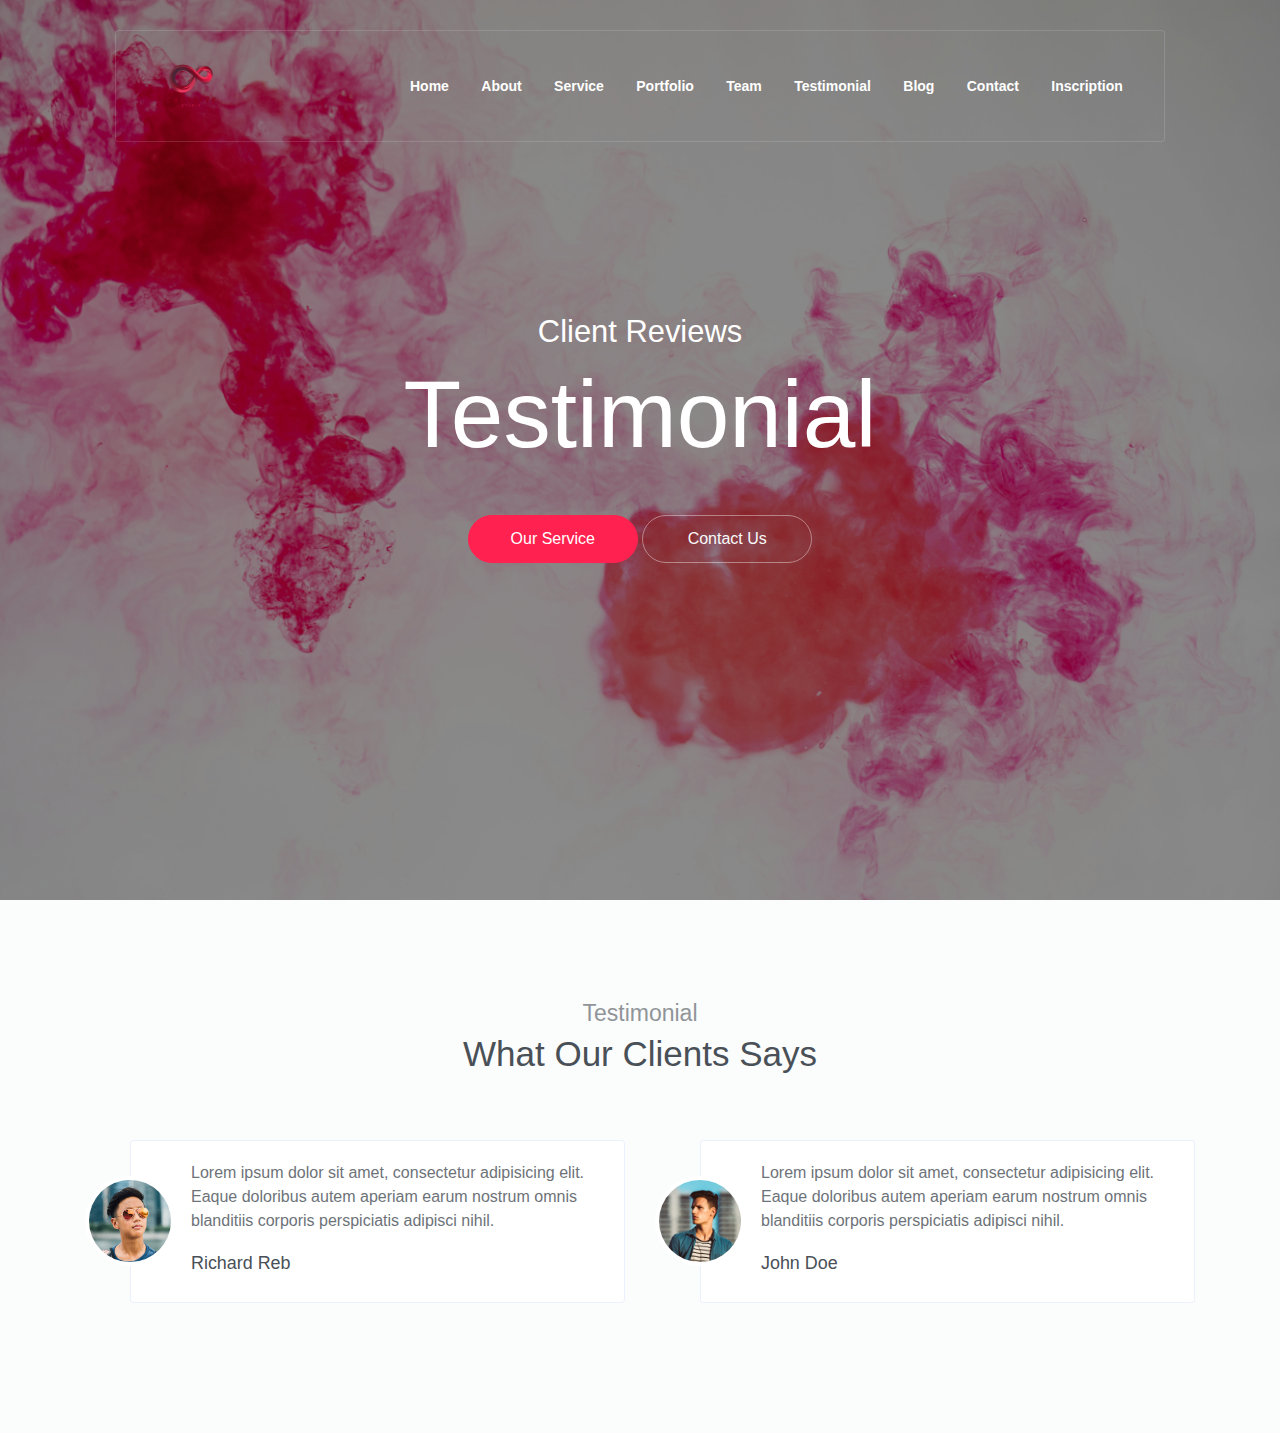
<file: testimonial.html>
<!DOCTYPE html>
<html lang="en">
<head>
	<meta charset="utf-8">
    <meta name="viewport" content="width=device-width, initial-scale=1, shrink-to-fit=no">
    <meta name="description" content="Start your development with Creative Studio landing page.">
    <meta name="author" content="Devcrud">
    <title>Creative Studio | Free Bootstrap 4.3.x template</title>

    <!-- font icons -->
    <link rel="stylesheet" href="assets/vendors/themify-icons/css/themify-icons.css">

    <!-- Bootstrap + Creative Studio main styles -->
	<link rel="stylesheet" href="assets/css/creative-studio.css">

</head>
<body data-spy="scroll" data-target=".navbar" data-offset="40" id="home" class="testimonial-img">

    <!-- Page Navigation -->
    <nav class="navbar custom-navbar navbar-expand-lg navbar-dark" data-spy="affix" data-offset-top="20">
        <div class="container">
            <a class="navbar-brand" href="#">
                <img src="assets/imgs/newlogo.png">
            </a>
            <button class="navbar-toggler" type="button" data-toggle="collapse" data-target="#navbarSupportedContent" aria-controls="navbarSupportedContent" aria-expanded="false" aria-label="Toggle navigation">
                <span></span>
            </button>

            <div class="collapse navbar-collapse" id="navbarSupportedContent">
                <ul class="navbar-nav ml-auto">
                    <li class="nav-item">
                        <a class="nav-link" href="index.html">Home</a>
                    </li>
                    <li class="nav-item">
                        <a class="nav-link" href="about.html">About</a>
                    </li>
                    <li class="nav-item">
                        <a class="nav-link" href="service.html">Service</a>
                    </li>
                    <li class="nav-item">
                        <a class="nav-link" href="portfolio.html">Portfolio</a>
                    </li>
                    <li class="nav-item">
                        <a class="nav-link" href="team.html">Team</a>
                    </li>
                    <li class="nav-item">
                        <a class="nav-link" href="testimonial.html">Testimonial</a>
                    </li>
                    <li class="nav-item">
                        <a class="nav-link" href="blog.html">Blog</a>
                    </li>
                    <li class="nav-item">
                        <a class="nav-link" href="contact.html">Contact</a>
                    </li>
                    <li class="nav-item">
                        <a class="nav-link" href="inscription.html">Inscription</a>
                    </li>
                </ul>
            </div>
        </div>
    </nav>
    <!-- End Of Page Navigation -->


    
     <!-- Page Header -->
     <header class="header">
        <div class="overlay">
            <h6 class="subtitle">Client Reviews</h6>
            <h1 class="title">Testimonial</h1>
            <div class="buttons text-center">
                <a href="service.html" class="btn btn-primary rounded w-lg btn-lg my-1">Our Service</a>
                <a href="contact.html" class="btn btn-outline-light rounded w-lg btn-lg my-1">Contact Us</a>
            </div>              
        </div>      
    </header>
    <!-- End Of Page Header -->

<section id="testimonial">
    <div class="container">
        <h6 class="section-subtitle text-center">Testimonial</h6>
        <h6 class="section-title text-center mb-6">What Our Clients Says</h6>
        <div class="row">
            <div class="col-md-6">
                <div class="testimonial-wrapper">
                    <div class="img-holder">
                        <img src="assets/imgs/avatar-5.jpg" alt="Download free bootstrap 4 landing page, free boootstrap 4 templates, Download free bootstrap 4.1 landing page, free boootstrap 4.1.1 templates, Creative studio Landing page">                     
                    </div>
                    <div class="body">
                        <p class="subtitle">Lorem ipsum dolor sit amet, consectetur adipisicing elit. Eaque doloribus autem aperiam earum nostrum omnis blanditiis corporis perspiciatis adipisci nihil.</p>
                        <h6 class="title">Richard Reb</h6>
                    </div>
                </div>
            </div>
            <div class="col-md-6">
                <div class="testimonial-wrapper">
                    <div class="img-holder">
                        <img src="assets/imgs/avatar-6.jpg" alt="Download free bootstrap 4 landing page, free boootstrap 4 templates, Download free bootstrap 4.1 landing page, free boootstrap 4.1.1 templates, Creative studio Landing page">                     
                    </div>
                    <div class="body">
                        <p class="subtitle">Lorem ipsum dolor sit amet, consectetur adipisicing elit. Eaque doloribus autem aperiam earum nostrum omnis blanditiis corporis perspiciatis adipisci nihil.</p>
                        <h6 class="title">John Doe</h6>
                    </div>
                </div>
            </div>
        </div>
    </div>
</section>
</file>
<file: assets/vendors/themify-icons/css/themify-icons.css>
@font-face {
	font-family: 'themify';
	src:url("../fonts/themify.eot?-fvbane");
	src:url("../fonts/themify.eot?#iefix-fvbane") format("embedded-opentype"),
		url("../fonts/themify.woff?-fvbane") format("woff"),
		url("../fonts/themify.ttf?-fvbane") format("truetype"),
		url("../fonts/themify.svg?-fvbane#themify") format("svg");
	font-weight: normal;
	font-style: normal;
}

[class^="ti-"], [class*=" ti-"] {
	font-family: 'themify';
	speak: none;
	font-style: normal;
	font-weight: normal;
	font-variant: normal;
	text-transform: none;
	line-height: 1;

	/* Better Font Rendering =========== */
	-webkit-font-smoothing: antialiased;
	-moz-osx-font-smoothing: grayscale;
}

.ti-wand:before {
	content: "\e600";
}
.ti-volume:before {
	content: "\e601";
}
.ti-user:before {
	content: "\e602";
}
.ti-unlock:before {
	content: "\e603";
}
.ti-unlink:before {
	content: "\e604";
}
.ti-trash:before {
	content: "\e605";
}
.ti-thought:before {
	content: "\e606";
}
.ti-target:before {
	content: "\e607";
}
.ti-tag:before {
	content: "\e608";
}
.ti-tablet:before {
	content: "\e609";
}
.ti-star:before {
	content: "\e60a";
}
.ti-spray:before {
	content: "\e60b";
}
.ti-signal:before {
	content: "\e60c";
}
.ti-shopping-cart:before {
	content: "\e60d";
}
.ti-shopping-cart-full:before {
	content: "\e60e";
}
.ti-settings:before {
	content: "\e60f";
}
.ti-search:before {
	content: "\e610";
}
.ti-zoom-in:before {
	content: "\e611";
}
.ti-zoom-out:before {
	content: "\e612";
}
.ti-cut:before {
	content: "\e613";
}
.ti-ruler:before {
	content: "\e614";
}
.ti-ruler-pencil:before {
	content: "\e615";
}
.ti-ruler-alt:before {
	content: "\e616";
}
.ti-bookmark:before {
	content: "\e617";
}
.ti-bookmark-alt:before {
	content: "\e618";
}
.ti-reload:before {
	content: "\e619";
}
.ti-plus:before {
	content: "\e61a";
}
.ti-pin:before {
	content: "\e61b";
}
.ti-pencil:before {
	content: "\e61c";
}
.ti-pencil-alt:before {
	content: "\e61d";
}
.ti-paint-roller:before {
	content: "\e61e";
}
.ti-paint-bucket:before {
	content: "\e61f";
}
.ti-na:before {
	content: "\e620";
}
.ti-mobile:before {
	content: "\e621";
}
.ti-minus:before {
	content: "\e622";
}
.ti-medall:before {
	content: "\e623";
}
.ti-medall-alt:before {
	content: "\e624";
}
.ti-marker:before {
	content: "\e625";
}
.ti-marker-alt:before {
	content: "\e626";
}
.ti-arrow-up:before {
	content: "\e627";
}
.ti-arrow-right:before {
	content: "\e628";
}
.ti-arrow-left:before {
	content: "\e629";
}
.ti-arrow-down:before {
	content: "\e62a";
}
.ti-lock:before {
	content: "\e62b";
}
.ti-location-arrow:before {
	content: "\e62c";
}
.ti-link:before {
	content: "\e62d";
}
.ti-layout:before {
	content: "\e62e";
}
.ti-layers:before {
	content: "\e62f";
}
.ti-layers-alt:before {
	content: "\e630";
}
.ti-key:before {
	content: "\e631";
}
.ti-import:before {
	content: "\e632";
}
.ti-image:before {
	content: "\e633";
}
.ti-heart:before {
	content: "\e634";
}
.ti-heart-broken:before {
	content: "\e635";
}
.ti-hand-stop:before {
	content: "\e636";
}
.ti-hand-open:before {
	content: "\e637";
}
.ti-hand-drag:before {
	content: "\e638";
}
.ti-folder:before {
	content: "\e639";
}
.ti-flag:before {
	content: "\e63a";
}
.ti-flag-alt:before {
	content: "\e63b";
}
.ti-flag-alt-2:before {
	content: "\e63c";
}
.ti-eye:before {
	content: "\e63d";
}
.ti-export:before {
	content: "\e63e";
}
.ti-exchange-vertical:before {
	content: "\e63f";
}
.ti-desktop:before {
	content: "\e640";
}
.ti-cup:before {
	content: "\e641";
}
.ti-crown:before {
	content: "\e642";
}
.ti-comments:before {
	content: "\e643";
}
.ti-comment:before {
	content: "\e644";
}
.ti-comment-alt:before {
	content: "\e645";
}
.ti-close:before {
	content: "\e646";
}
.ti-clip:before {
	content: "\e647";
}
.ti-angle-up:before {
	content: "\e648";
}
.ti-angle-right:before {
	content: "\e649";
}
.ti-angle-left:before {
	content: "\e64a";
}
.ti-angle-down:before {
	content: "\e64b";
}
.ti-check:before {
	content: "\e64c";
}
.ti-check-box:before {
	content: "\e64d";
}
.ti-camera:before {
	content: "\e64e";
}
.ti-announcement:before {
	content: "\e64f";
}
.ti-brush:before {
	content: "\e650";
}
.ti-briefcase:before {
	content: "\e651";
}
.ti-bolt:before {
	content: "\e652";
}
.ti-bolt-alt:before {
	content: "\e653";
}
.ti-blackboard:before {
	content: "\e654";
}
.ti-bag:before {
	content: "\e655";
}
.ti-move:before {
	content: "\e656";
}
.ti-arrows-vertical:before {
	content: "\e657";
}
.ti-arrows-horizontal:before {
	content: "\e658";
}
.ti-fullscreen:before {
	content: "\e659";
}
.ti-arrow-top-right:before {
	content: "\e65a";
}
.ti-arrow-top-left:before {
	content: "\e65b";
}
.ti-arrow-circle-up:before {
	content: "\e65c";
}
.ti-arrow-circle-right:before {
	content: "\e65d";
}
.ti-arrow-circle-left:before {
	content: "\e65e";
}
.ti-arrow-circle-down:before {
	content: "\e65f";
}
.ti-angle-double-up:before {
	content: "\e660";
}
.ti-angle-double-right:before {
	content: "\e661";
}
.ti-angle-double-left:before {
	content: "\e662";
}
.ti-angle-double-down:before {
	content: "\e663";
}
.ti-zip:before {
	content: "\e664";
}
.ti-world:before {
	content: "\e665";
}
.ti-wheelchair:before {
	content: "\e666";
}
.ti-view-list:before {
	content: "\e667";
}
.ti-view-list-alt:before {
	content: "\e668";
}
.ti-view-grid:before {
	content: "\e669";
}
.ti-uppercase:before {
	content: "\e66a";
}
.ti-upload:before {
	content: "\e66b";
}
.ti-underline:before {
	content: "\e66c";
}
.ti-truck:before {
	content: "\e66d";
}
.ti-timer:before {
	content: "\e66e";
}
.ti-ticket:before {
	content: "\e66f";
}
.ti-thumb-up:before {
	content: "\e670";
}
.ti-thumb-down:before {
	content: "\e671";
}
.ti-text:before {
	content: "\e672";
}
.ti-stats-up:before {
	content: "\e673";
}
.ti-stats-down:before {
	content: "\e674";
}
.ti-split-v:before {
	content: "\e675";
}
.ti-split-h:before {
	content: "\e676";
}
.ti-smallcap:before {
	content: "\e677";
}
.ti-shine:before {
	content: "\e678";
}
.ti-shift-right:before {
	content: "\e679";
}
.ti-shift-left:before {
	content: "\e67a";
}
.ti-shield:before {
	content: "\e67b";
}
.ti-notepad:before {
	content: "\e67c";
}
.ti-server:before {
	content: "\e67d";
}
.ti-quote-right:before {
	content: "\e67e";
}
.ti-quote-left:before {
	content: "\e67f";
}
.ti-pulse:before {
	content: "\e680";
}
.ti-printer:before {
	content: "\e681";
}
.ti-power-off:before {
	content: "\e682";
}
.ti-plug:before {
	content: "\e683";
}
.ti-pie-chart:before {
	content: "\e684";
}
.ti-paragraph:before {
	content: "\e685";
}
.ti-panel:before {
	content: "\e686";
}
.ti-package:before {
	content: "\e687";
}
.ti-music:before {
	content: "\e688";
}
.ti-music-alt:before {
	content: "\e689";
}
.ti-mouse:before {
	content: "\e68a";
}
.ti-mouse-alt:before {
	content: "\e68b";
}
.ti-money:before {
	content: "\e68c";
}
.ti-microphone:before {
	content: "\e68d";
}
.ti-menu:before {
	content: "\e68e";
}
.ti-menu-alt:before {
	content: "\e68f";
}
.ti-map:before {
	content: "\e690";
}
.ti-map-alt:before {
	content: "\e691";
}
.ti-loop:before {
	content: "\e692";
}
.ti-location-pin:before {
	content: "\e693";
}
.ti-list:before {
	content: "\e694";
}
.ti-light-bulb:before {
	content: "\e695";
}
.ti-Italic:before {
	content: "\e696";
}
.ti-info:before {
	content: "\e697";
}
.ti-infinite:before {
	content: "\e698";
}
.ti-id-badge:before {
	content: "\e699";
}
.ti-hummer:before {
	content: "\e69a";
}
.ti-home:before {
	content: "\e69b";
}
.ti-help:before {
	content: "\e69c";
}
.ti-headphone:before {
	content: "\e69d";
}
.ti-harddrives:before {
	content: "\e69e";
}
.ti-harddrive:before {
	content: "\e69f";
}
.ti-gift:before {
	content: "\e6a0";
}
.ti-game:before {
	content: "\e6a1";
}
.ti-filter:before {
	content: "\e6a2";
}
.ti-files:before {
	content: "\e6a3";
}
.ti-file:before {
	content: "\e6a4";
}
.ti-eraser:before {
	content: "\e6a5";
}
.ti-envelope:before {
	content: "\e6a6";
}
.ti-download:before {
	content: "\e6a7";
}
.ti-direction:before {
	content: "\e6a8";
}
.ti-direction-alt:before {
	content: "\e6a9";
}
.ti-dashboard:before {
	content: "\e6aa";
}
.ti-control-stop:before {
	content: "\e6ab";
}
.ti-control-shuffle:before {
	content: "\e6ac";
}
.ti-control-play:before {
	content: "\e6ad";
}
.ti-control-pause:before {
	content: "\e6ae";
}
.ti-control-forward:before {
	content: "\e6af";
}
.ti-control-backward:before {
	content: "\e6b0";
}
.ti-cloud:before {
	content: "\e6b1";
}
.ti-cloud-up:before {
	content: "\e6b2";
}
.ti-cloud-down:before {
	content: "\e6b3";
}
.ti-clipboard:before {
	content: "\e6b4";
}
.ti-car:before {
	content: "\e6b5";
}
.ti-calendar:before {
	content: "\e6b6";
}
.ti-book:before {
	content: "\e6b7";
}
.ti-bell:before {
	content: "\e6b8";
}
.ti-basketball:before {
	content: "\e6b9";
}
.ti-bar-chart:before {
	content: "\e6ba";
}
.ti-bar-chart-alt:before {
	content: "\e6bb";
}
.ti-back-right:before {
	content: "\e6bc";
}
.ti-back-left:before {
	content: "\e6bd";
}
.ti-arrows-corner:before {
	content: "\e6be";
}
.ti-archive:before {
	content: "\e6bf";
}
.ti-anchor:before {
	content: "\e6c0";
}
.ti-align-right:before {
	content: "\e6c1";
}
.ti-align-left:before {
	content: "\e6c2";
}
.ti-align-justify:before {
	content: "\e6c3";
}
.ti-align-center:before {
	content: "\e6c4";
}
.ti-alert:before {
	content: "\e6c5";
}
.ti-alarm-clock:before {
	content: "\e6c6";
}
.ti-agenda:before {
	content: "\e6c7";
}
.ti-write:before {
	content: "\e6c8";
}
.ti-window:before {
	content: "\e6c9";
}
.ti-widgetized:before {
	content: "\e6ca";
}
.ti-widget:before {
	content: "\e6cb";
}
.ti-widget-alt:before {
	content: "\e6cc";
}
.ti-wallet:before {
	content: "\e6cd";
}
.ti-video-clapper:before {
	content: "\e6ce";
}
.ti-video-camera:before {
	content: "\e6cf";
}
.ti-vector:before {
	content: "\e6d0";
}
.ti-themify-logo:before {
	content: "\e6d1";
}
.ti-themify-favicon:before {
	content: "\e6d2";
}
.ti-themify-favicon-alt:before {
	content: "\e6d3";
}
.ti-support:before {
	content: "\e6d4";
}
.ti-stamp:before {
	content: "\e6d5";
}
.ti-split-v-alt:before {
	content: "\e6d6";
}
.ti-slice:before {
	content: "\e6d7";
}
.ti-shortcode:before {
	content: "\e6d8";
}
.ti-shift-right-alt:before {
	content: "\e6d9";
}
.ti-shift-left-alt:before {
	content: "\e6da";
}
.ti-ruler-alt-2:before {
	content: "\e6db";
}
.ti-receipt:before {
	content: "\e6dc";
}
.ti-pin2:before {
	content: "\e6dd";
}
.ti-pin-alt:before {
	content: "\e6de";
}
.ti-pencil-alt2:before {
	content: "\e6df";
}
.ti-palette:before {
	content: "\e6e0";
}
.ti-more:before {
	content: "\e6e1";
}
.ti-more-alt:before {
	content: "\e6e2";
}
.ti-microphone-alt:before {
	content: "\e6e3";
}
.ti-magnet:before {
	content: "\e6e4";
}
.ti-line-double:before {
	content: "\e6e5";
}
.ti-line-dotted:before {
	content: "\e6e6";
}
.ti-line-dashed:before {
	content: "\e6e7";
}
.ti-layout-width-full:before {
	content: "\e6e8";
}
.ti-layout-width-default:before {
	content: "\e6e9";
}
.ti-layout-width-default-alt:before {
	content: "\e6ea";
}
.ti-layout-tab:before {
	content: "\e6eb";
}
.ti-layout-tab-window:before {
	content: "\e6ec";
}
.ti-layout-tab-v:before {
	content: "\e6ed";
}
.ti-layout-tab-min:before {
	content: "\e6ee";
}
.ti-layout-slider:before {
	content: "\e6ef";
}
.ti-layout-slider-alt:before {
	content: "\e6f0";
}
.ti-layout-sidebar-right:before {
	content: "\e6f1";
}
.ti-layout-sidebar-none:before {
	content: "\e6f2";
}
.ti-layout-sidebar-left:before {
	content: "\e6f3";
}
.ti-layout-placeholder:before {
	content: "\e6f4";
}
.ti-layout-menu:before {
	content: "\e6f5";
}
.ti-layout-menu-v:before {
	content: "\e6f6";
}
.ti-layout-menu-separated:before {
	content: "\e6f7";
}
.ti-layout-menu-full:before {
	content: "\e6f8";
}
.ti-layout-media-right-alt:before {
	content: "\e6f9";
}
.ti-layout-media-right:before {
	content: "\e6fa";
}
.ti-layout-media-overlay:before {
	content: "\e6fb";
}
.ti-layout-media-overlay-alt:before {
	content: "\e6fc";
}
.ti-layout-media-overlay-alt-2:before {
	content: "\e6fd";
}
.ti-layout-media-left-alt:before {
	content: "\e6fe";
}
.ti-layout-media-left:before {
	content: "\e6ff";
}
.ti-layout-media-center-alt:before {
	content: "\e700";
}
.ti-layout-media-center:before {
	content: "\e701";
}
.ti-layout-list-thumb:before {
	content: "\e702";
}
.ti-layout-list-thumb-alt:before {
	content: "\e703";
}
.ti-layout-list-post:before {
	content: "\e704";
}
.ti-layout-list-large-image:before {
	content: "\e705";
}
.ti-layout-line-solid:before {
	content: "\e706";
}
.ti-layout-grid4:before {
	content: "\e707";
}
.ti-layout-grid3:before {
	content: "\e708";
}
.ti-layout-grid2:before {
	content: "\e709";
}
.ti-layout-grid2-thumb:before {
	content: "\e70a";
}
.ti-layout-cta-right:before {
	content: "\e70b";
}
.ti-layout-cta-left:before {
	content: "\e70c";
}
.ti-layout-cta-center:before {
	content: "\e70d";
}
.ti-layout-cta-btn-right:before {
	content: "\e70e";
}
.ti-layout-cta-btn-left:before {
	content: "\e70f";
}
.ti-layout-column4:before {
	content: "\e710";
}
.ti-layout-column3:before {
	content: "\e711";
}
.ti-layout-column2:before {
	content: "\e712";
}
.ti-layout-accordion-separated:before {
	content: "\e713";
}
.ti-layout-accordion-merged:before {
	content: "\e714";
}
.ti-layout-accordion-list:before {
	content: "\e715";
}
.ti-ink-pen:before {
	content: "\e716";
}
.ti-info-alt:before {
	content: "\e717";
}
.ti-help-alt:before {
	content: "\e718";
}
.ti-headphone-alt:before {
	content: "\e719";
}
.ti-hand-point-up:before {
	content: "\e71a";
}
.ti-hand-point-right:before {
	content: "\e71b";
}
.ti-hand-point-left:before {
	content: "\e71c";
}
.ti-hand-point-down:before {
	content: "\e71d";
}
.ti-gallery:before {
	content: "\e71e";
}
.ti-face-smile:before {
	content: "\e71f";
}
.ti-face-sad:before {
	content: "\e720";
}
.ti-credit-card:before {
	content: "\e721";
}
.ti-control-skip-forward:before {
	content: "\e722";
}
.ti-control-skip-backward:before {
	content: "\e723";
}
.ti-control-record:before {
	content: "\e724";
}
.ti-control-eject:before {
	content: "\e725";
}
.ti-comments-smiley:before {
	content: "\e726";
}
.ti-brush-alt:before {
	content: "\e727";
}
.ti-youtube:before {
	content: "\e728";
}
.ti-vimeo:before {
	content: "\e729";
}
.ti-twitter:before {
	content: "\e72a";
}
.ti-time:before {
	content: "\e72b";
}
.ti-tumblr:before {
	content: "\e72c";
}
.ti-skype:before {
	content: "\e72d";
}
.ti-share:before {
	content: "\e72e";
}
.ti-share-alt:before {
	content: "\e72f";
}
.ti-rocket:before {
	content: "\e730";
}
.ti-pinterest:before {
	content: "\e731";
}
.ti-new-window:before {
	content: "\e732";
}
.ti-microsoft:before {
	content: "\e733";
}
.ti-list-ol:before {
	content: "\e734";
}
.ti-linkedin:before {
	content: "\e735";
}
.ti-layout-sidebar-2:before {
	content: "\e736";
}
.ti-layout-grid4-alt:before {
	content: "\e737";
}
.ti-layout-grid3-alt:before {
	content: "\e738";
}
.ti-layout-grid2-alt:before {
	content: "\e739";
}
.ti-layout-column4-alt:before {
	content: "\e73a";
}
.ti-layout-column3-alt:before {
	content: "\e73b";
}
.ti-layout-column2-alt:before {
	content: "\e73c";
}
.ti-instagram:before {
	content: "\e73d";
}
.ti-google:before {
	content: "\e73e";
}
.ti-github:before {
	content: "\e73f";
}
.ti-flickr:before {
	content: "\e740";
}
.ti-facebook:before {
	content: "\e741";
}
.ti-dropbox:before {
	content: "\e742";
}
.ti-dribbble:before {
	content: "\e743";
}
.ti-apple:before {
	content: "\e744";
}
.ti-android:before {
	content: "\e745";
}
.ti-save:before {
	content: "\e746";
}
.ti-save-alt:before {
	content: "\e747";
}
.ti-yahoo:before {
	content: "\e748";
}
.ti-wordpress:before {
	content: "\e749";
}
.ti-vimeo-alt:before {
	content: "\e74a";
}
.ti-twitter-alt:before {
	content: "\e74b";
}
.ti-tumblr-alt:before {
	content: "\e74c";
}
.ti-trello:before {
	content: "\e74d";
}
.ti-stack-overflow:before {
	content: "\e74e";
}
.ti-soundcloud:before {
	content: "\e74f";
}
.ti-sharethis:before {
	content: "\e750";
}
.ti-sharethis-alt:before {
	content: "\e751";
}
.ti-reddit:before {
	content: "\e752";
}
.ti-pinterest-alt:before {
	content: "\e753";
}
.ti-microsoft-alt:before {
	content: "\e754";
}
.ti-linux:before {
	content: "\e755";
}
.ti-jsfiddle:before {
	content: "\e756";
}
.ti-joomla:before {
	content: "\e757";
}
.ti-html5:before {
	content: "\e758";
}
.ti-flickr-alt:before {
	content: "\e759";
}
.ti-email:before {
	content: "\e75a";
}
.ti-drupal:before {
	content: "\e75b";
}
.ti-dropbox-alt:before {
	content: "\e75c";
}
.ti-css3:before {
	content: "\e75d";
}
.ti-rss:before {
	content: "\e75e";
}
.ti-rss-alt:before {
	content: "\e75f";
}
</file>
<file: assets/css/inscriptionstyle.css>
.inscription-container{
    margin: 100px auto 80px auto;
    
    

    
} 

.form-styles{
    background-color: rgb(255, 255, 255);
    height: 900px;
    width: 100%;
    display: flex;
    flex-direction: column;
    align-items: left;
    border-radius: 5px;
    box-shadow: 1px 3px 10px rgba(173, 181, 189, 0.4);
    padding: 15px 18px 15px 18px;


    

}


.label-style{
    margin-bottom: 10px;
    display: block;
    font-family: "Fira Sans", sans-serif;
    font-size: 20px;

}
/*top right buttom left */

.input-style{
    margin-bottom: 20px;
    padding: 11.2px 15.2px 11.2px 15.2px; 
    font-family: "Fira Sans", sans-serif;
    font-size: 20px;
    border-radius: 4px;
    border: 1px solid ;
    border-color: #ced4da;
    
}

.head-style{
    text-align: center;

}

.rdio-style{
    font-size: 20px;

}

.icn-styles{
    height: 17px;
    width: 17px;
    margin-right: 17px;

}

.Sub-style{
    margin-top: 20px;
    padding: 15px 18px 15px 18px;
    font-family: "Fira Sans", sans-serif;
    font-size: 20px;
    background-color: #ff214f;
    border-radius: 3px;
    border: none;
    color: #ffffff;
    width: 300px;
    

}

.Sub-style:hover {
    opacity: 0.7;
    transition: 0.3s;
}

.Sub-style:active {
    opacity: 0.4;
}


.icn-dvn{
    display:flex;
    align-items: center;
}

.icn-dvn label{
    margin: 0px;
    margin-right: 10px;
}
</file>
